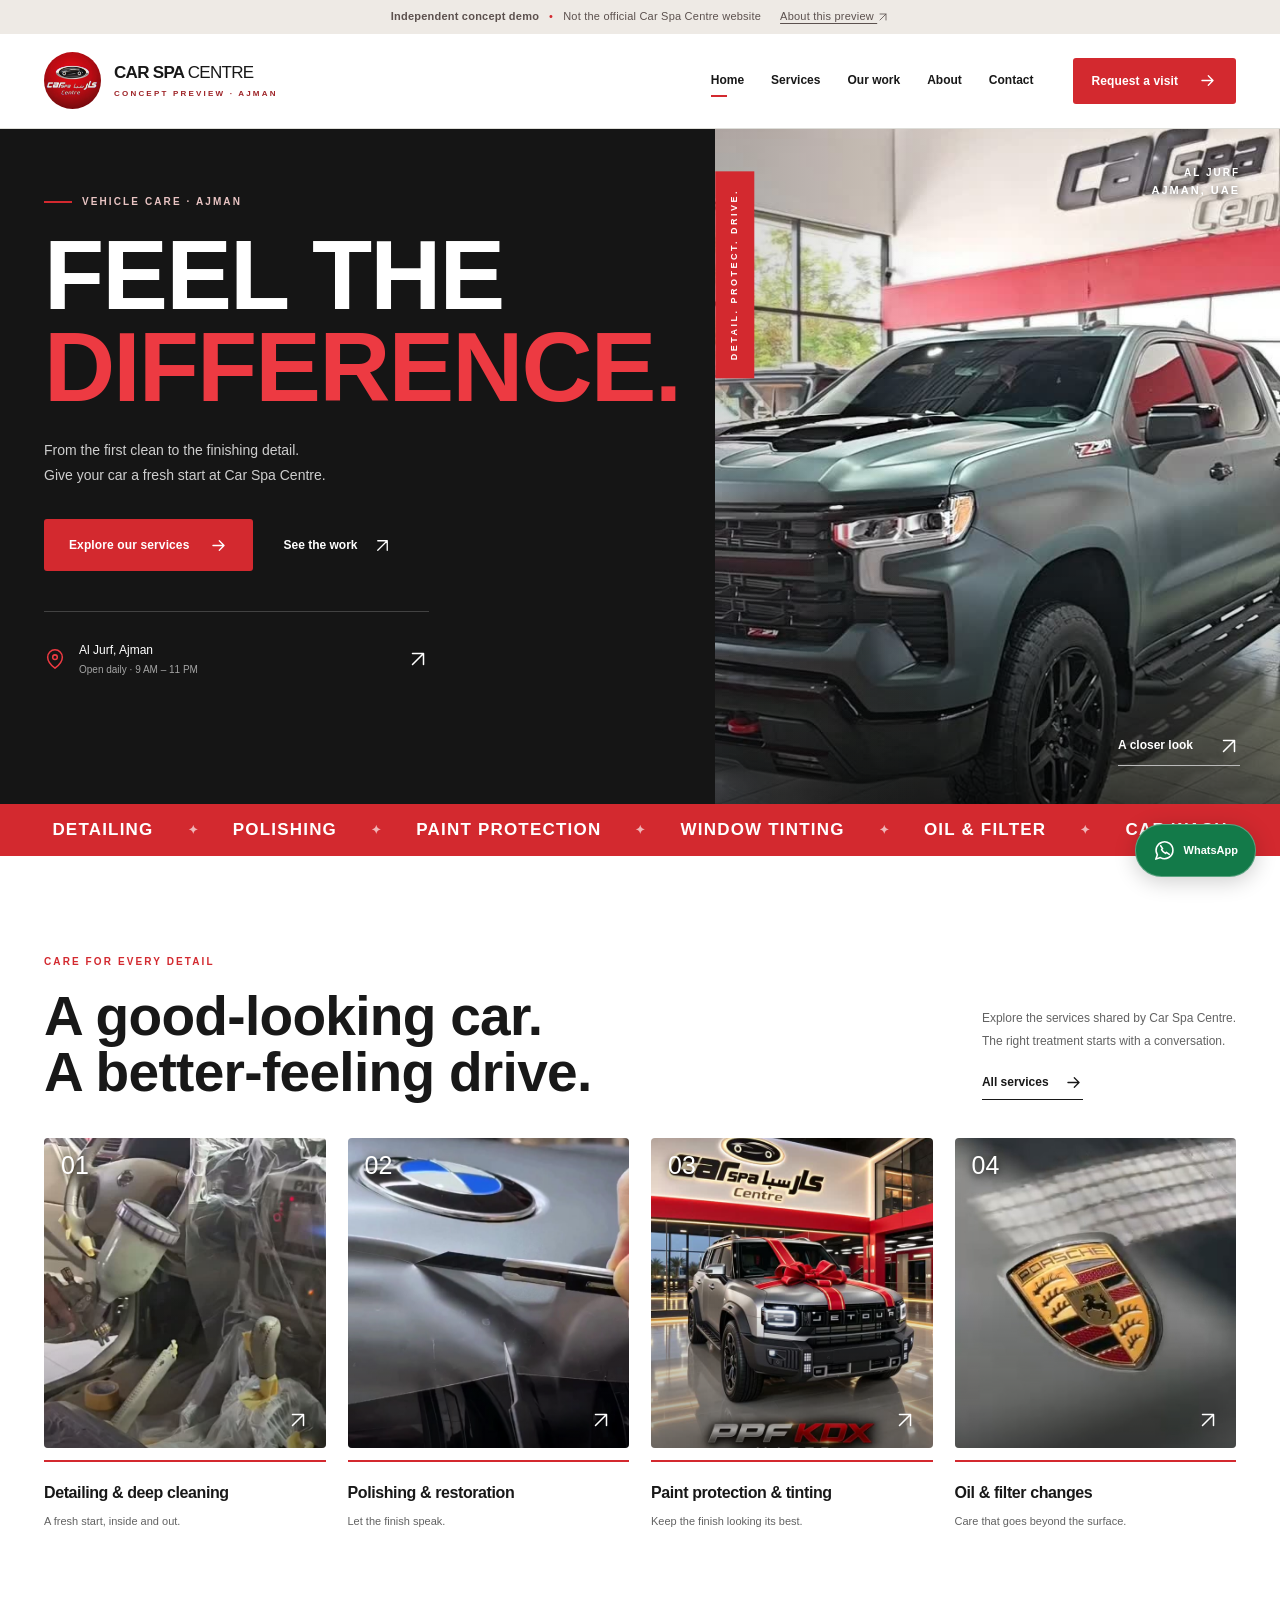
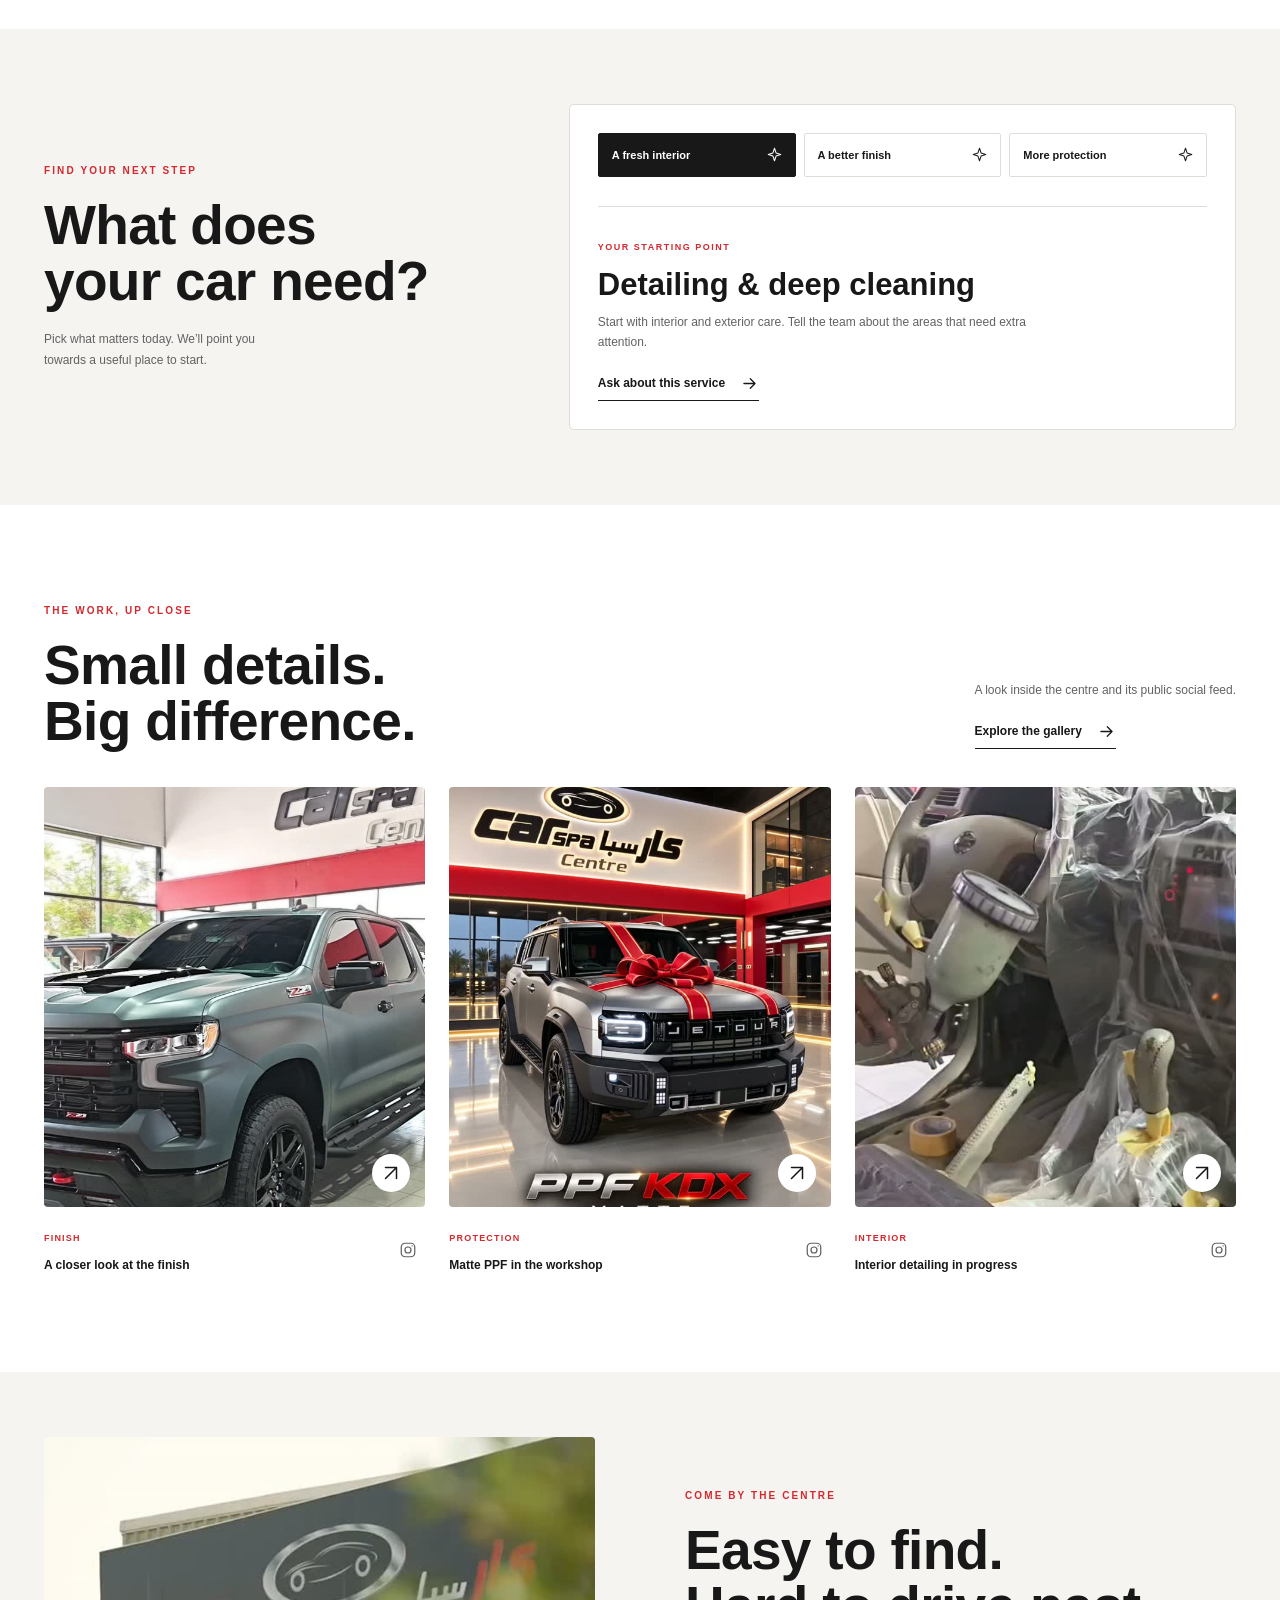
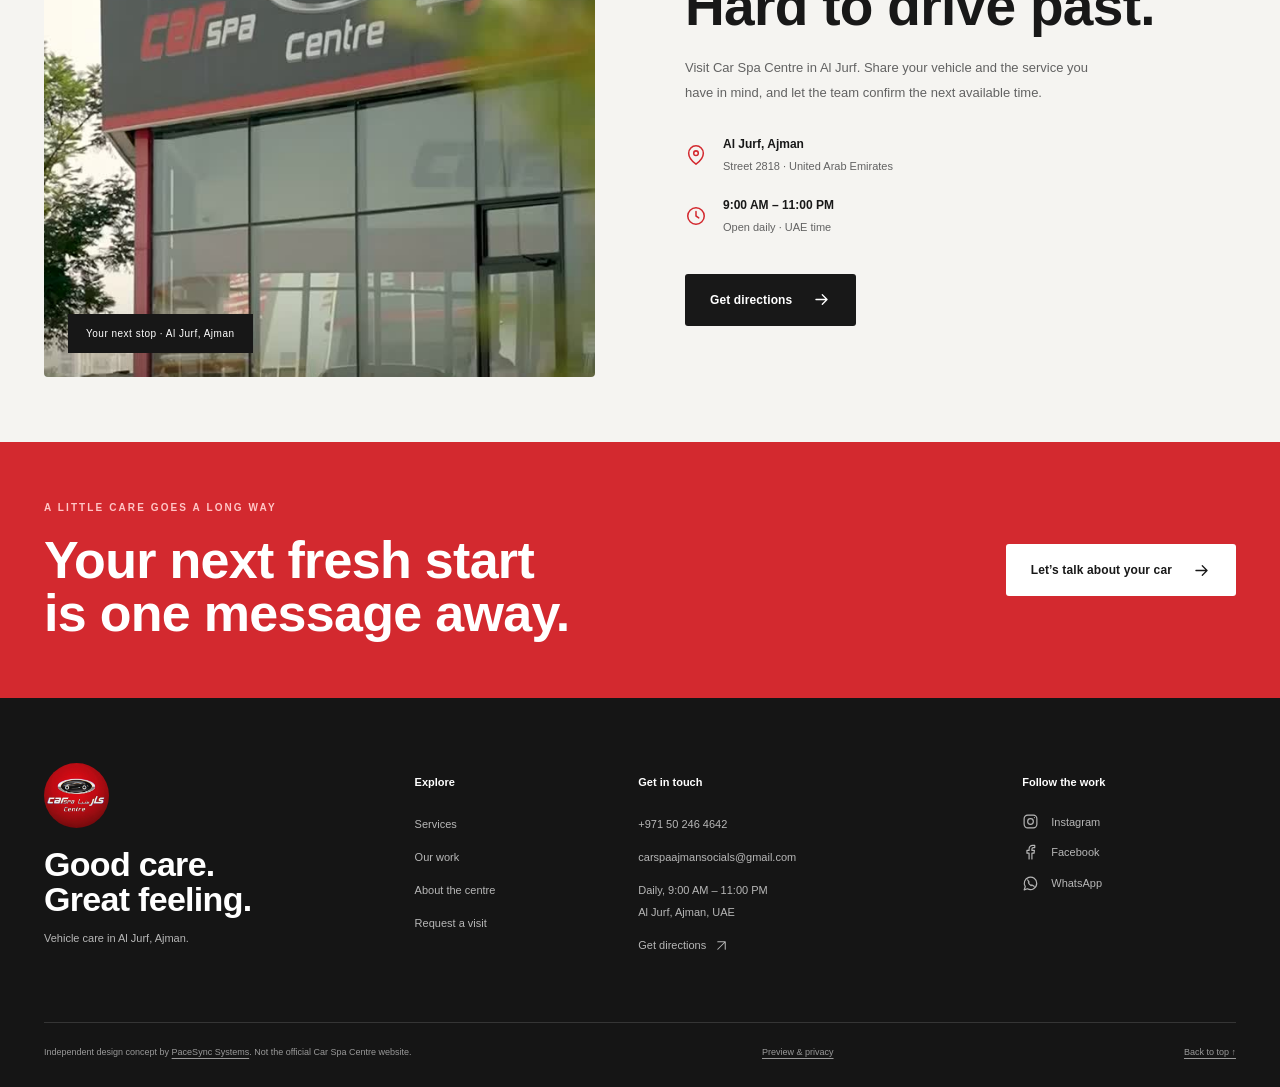
<file: index.html>
<!doctype html><html lang="en"><head><meta charset="utf-8"><meta http-equiv="Content-Security-Policy" content="default-src &#x27;self&#x27;; script-src &#x27;self&#x27;; style-src &#x27;self&#x27; https://fonts.googleapis.com; font-src &#x27;self&#x27; https://fonts.gstatic.com; img-src &#x27;self&#x27; data:; frame-src https://www.google.com; connect-src &#x27;none&#x27;; form-action &#x27;none&#x27;; object-src &#x27;none&#x27;; base-uri &#x27;self&#x27;; upgrade-insecure-requests"><meta name="viewport" content="width=device-width,initial-scale=1"><title>Car Spa Centre Ajman | Independent Website Concept</title><meta name="description" content="Independent concept preview for Car Spa Centre in Al Jurf, Ajman. Explore vehicle detailing, polishing, PPF, tinting and visit enquiries."><meta name="robots" content="noindex,nofollow,noarchive"><meta name="theme-color" content="#151515"><meta name="referrer" content="strict-origin-when-cross-origin"><meta property="og:title" content="Car Spa Centre | Website Concept"><meta property="og:description" content="A temporary, independent website concept for Car Spa Centre in Ajman."><link rel="icon" type="image/jpeg" href="./assets/logo.jpg"><link rel="preconnect" href="https://fonts.googleapis.com"><link rel="preconnect" href="https://fonts.gstatic.com" crossorigin><link href="https://fonts.googleapis.com/css2?family=Barlow+Condensed:wght@500;600;700;800&family=Manrope:wght@400;500;600;700;800&display=swap" rel="stylesheet"><link href="./assets/style.css" rel="stylesheet"><script src="./assets/app.js" defer></script><meta name="google-site-verification" content="stbOGoqlHW5tRcMzGf83kfBRVeQNwhSGDltOqaf98zI" /></head><body id="top"><a class="skip" href="#main">Skip to content</a>
    <div class="preview-ribbon"><strong>Independent concept demo</strong><span>•</span> Not the official Car Spa Centre website <a href="./privacy.html">About this preview <svg class="icon " viewBox="0 0 24 24" fill="none" stroke="currentColor" stroke-width="1.65" stroke-linecap="round" stroke-linejoin="round" aria-hidden="true"><path d="M6 18 18 6M6 6h12v12"/></svg></a></div>
    <header class="site-header"><div class="wrap nav-wrap">
      <a class="brand" href="./index.html" aria-label="Car Spa Centre concept home"><img src="./assets/logo.jpg" width="60" height="60" alt="Car Spa Centre logo"><span>CAR SPA <strong>CENTRE</strong><small>CONCEPT PREVIEW · AJMAN</small></span></a>
      <button class="menu-toggle" aria-label="Open navigation" aria-controls="main-nav" aria-expanded="false"><svg class="icon " viewBox="0 0 24 24" fill="none" stroke="currentColor" stroke-width="1.65" stroke-linecap="round" stroke-linejoin="round" aria-hidden="true"><path d="M4 7h16M4 12h16M4 17h16"/></svg></button>
      <nav id="main-nav" aria-label="Main navigation"><a class="nav-link active" href="./index.html">Home</a><a class="nav-link" href="./services.html">Services</a><a class="nav-link" href="./gallery.html">Our work</a><a class="nav-link" href="./about.html">About</a><a class="nav-link" href="./contact.html">Contact</a><a class="btn btn-red" href="./booking.html">Request a visit<svg class="icon " viewBox="0 0 24 24" fill="none" stroke="currentColor" stroke-width="1.65" stroke-linecap="round" stroke-linejoin="round" aria-hidden="true"><path d="M5 12h14M13 6l6 6-6 6"/></svg></a></nav>
    </div></header><main id="main">
<section class="hero"><div class="wrap hero-layout"><div class="hero-copy"><p class="eyebrow"><span class="red-line"></span> VEHICLE CARE · AJMAN</p><h1>FEEL THE<br><em>DIFFERENCE.</em></h1><p class="hero-description">From the first clean to the finishing detail.<br>Give your car a fresh start at Car Spa Centre.</p><div class="hero-actions"><a class="btn btn-red" href="./services.html">Explore our services<svg class="icon " viewBox="0 0 24 24" fill="none" stroke="currentColor" stroke-width="1.65" stroke-linecap="round" stroke-linejoin="round" aria-hidden="true"><path d="M5 12h14M13 6l6 6-6 6"/></svg></a><a class="text-link" href="./gallery.html">See the work <svg class="icon " viewBox="0 0 24 24" fill="none" stroke="currentColor" stroke-width="1.65" stroke-linecap="round" stroke-linejoin="round" aria-hidden="true"><path d="M6 18 18 6M6 6h12v12"/></svg></a></div><div class="hero-location"><svg class="icon " viewBox="0 0 24 24" fill="none" stroke="currentColor" stroke-width="1.65" stroke-linecap="round" stroke-linejoin="round" aria-hidden="true"><path d="M20 10c0 6-8 12-8 12S4 16 4 10a8 8 0 1 1 16 0Z"/><circle cx="12" cy="10" r="2.5"/></svg><div>Al Jurf, Ajman<span>Open daily · 9 AM – 11 PM</span></div><a href="https://maps.app.goo.gl/d8m8VU2Wt5PqxQD37" target="_blank" rel="noopener noreferrer" aria-label="Directions to Car Spa Centre"><svg class="icon " viewBox="0 0 24 24" fill="none" stroke="currentColor" stroke-width="1.65" stroke-linecap="round" stroke-linejoin="round" aria-hidden="true"><path d="M6 18 18 6M6 6h12v12"/></svg></a></div></div><div class="hero-image"><img src="./assets/social-13.jpg" alt="Vehicle inside Car Spa Centre’s red and white Ajman workshop" fetchpriority="high"><div class="image-side-note">DETAIL. PROTECT. DRIVE.</div><span class="image-corner">AL JURF<br><strong>AJMAN, UAE</strong></span><a class="hero-image-link" href="./gallery.html">A closer look <svg class="icon " viewBox="0 0 24 24" fill="none" stroke="currentColor" stroke-width="1.65" stroke-linecap="round" stroke-linejoin="round" aria-hidden="true"><path d="M6 18 18 6M6 6h12v12"/></svg></a></div></div></section>
<div class="service-marquee" aria-hidden="true"><div>DETAILING <span>✦</span> POLISHING <span>✦</span> PAINT PROTECTION <span>✦</span> WINDOW TINTING <span>✦</span> OIL & FILTER <span>✦</span> CAR WASH</div></div>
<section class="section wrap"><div class="section-heading"><div><p class="eyebrow">CARE FOR EVERY DETAIL</p><h2>A good-looking car.<br>A better-feeling drive.</h2></div><div><p>Explore the services shared by Car Spa Centre.<br>The right treatment starts with a conversation.</p><a class="text-link dark" href="./services.html">All services <svg class="icon " viewBox="0 0 24 24" fill="none" stroke="currentColor" stroke-width="1.65" stroke-linecap="round" stroke-linejoin="round" aria-hidden="true"><path d="M5 12h14M13 6l6 6-6 6"/></svg></a></div></div><div class="services-grid"><a class="service-card" href="./services.html#detailing"><div class="service-photo"><img src="./assets/social-07.jpg" loading="lazy" alt="Detailing &amp; deep cleaning — image from Car Spa Centre’s social feed"><span>01</span><svg class="icon " viewBox="0 0 24 24" fill="none" stroke="currentColor" stroke-width="1.65" stroke-linecap="round" stroke-linejoin="round" aria-hidden="true"><path d="M6 18 18 6M6 6h12v12"/></svg></div><div class="service-info"><h3>Detailing & deep cleaning</h3><p>A fresh start, inside and out.</p></div></a><a class="service-card" href="./services.html#polishing"><div class="service-photo"><img src="./assets/social-23.jpg" loading="lazy" alt="Polishing &amp; restoration — image from Car Spa Centre’s social feed"><span>02</span><svg class="icon " viewBox="0 0 24 24" fill="none" stroke="currentColor" stroke-width="1.65" stroke-linecap="round" stroke-linejoin="round" aria-hidden="true"><path d="M6 18 18 6M6 6h12v12"/></svg></div><div class="service-info"><h3>Polishing & restoration</h3><p>Let the finish speak.</p></div></a><a class="service-card" href="./services.html#protection"><div class="service-photo"><img src="./assets/social-05.jpg" loading="lazy" alt="Paint protection &amp; tinting — image from Car Spa Centre’s social feed"><span>03</span><svg class="icon " viewBox="0 0 24 24" fill="none" stroke="currentColor" stroke-width="1.65" stroke-linecap="round" stroke-linejoin="round" aria-hidden="true"><path d="M6 18 18 6M6 6h12v12"/></svg></div><div class="service-info"><h3>Paint protection & tinting</h3><p>Keep the finish looking its best.</p></div></a><a class="service-card" href="./services.html#oil"><div class="service-photo"><img src="./assets/social-20.jpg" loading="lazy" alt="Oil &amp; filter changes — image from Car Spa Centre’s social feed"><span>04</span><svg class="icon " viewBox="0 0 24 24" fill="none" stroke="currentColor" stroke-width="1.65" stroke-linecap="round" stroke-linejoin="round" aria-hidden="true"><path d="M6 18 18 6M6 6h12v12"/></svg></div><div class="service-info"><h3>Oil & filter changes</h3><p>Care that goes beyond the surface.</p></div></a></div></section>
<section class="care-finder"><div class="wrap finder-layout"><div><p class="eyebrow">FIND YOUR NEXT STEP</p><h2>What does<br>your car need?</h2><p>Pick what matters today. We’ll point you<br>towards a useful place to start.</p></div><div class="finder-panel"><div class="finder-options" role="group" aria-label="Choose a car-care goal"><button class="finder-option selected" data-goal="fresh" aria-pressed="true">A fresh interior <svg class="icon " viewBox="0 0 24 24" fill="none" stroke="currentColor" stroke-width="1.65" stroke-linecap="round" stroke-linejoin="round" aria-hidden="true"><path d="m12 2 2.5 7.5L22 12l-7.5 2.5L12 22l-2.5-7.5L2 12l7.5-2.5Z"/></svg></button><button class="finder-option" data-goal="shine" aria-pressed="false">A better finish <svg class="icon " viewBox="0 0 24 24" fill="none" stroke="currentColor" stroke-width="1.65" stroke-linecap="round" stroke-linejoin="round" aria-hidden="true"><path d="m12 2 2.5 7.5L22 12l-7.5 2.5L12 22l-2.5-7.5L2 12l7.5-2.5Z"/></svg></button><button class="finder-option" data-goal="protect" aria-pressed="false">More protection <svg class="icon " viewBox="0 0 24 24" fill="none" stroke="currentColor" stroke-width="1.65" stroke-linecap="round" stroke-linejoin="round" aria-hidden="true"><path d="m12 2 2.5 7.5L22 12l-7.5 2.5L12 22l-2.5-7.5L2 12l7.5-2.5Z"/></svg></button></div><div class="finder-result" aria-live="polite"><span class="tiny-label">YOUR STARTING POINT</span><h3 id="finder-title">Detailing & deep cleaning</h3><p id="finder-description">Start with interior and exterior care. Tell the team about the areas that need extra attention.</p><a class="text-link dark" id="finder-link" href="./booking.html?service=Detailing%20%26%20deep%20cleaning">Ask about this service <svg class="icon " viewBox="0 0 24 24" fill="none" stroke="currentColor" stroke-width="1.65" stroke-linecap="round" stroke-linejoin="round" aria-hidden="true"><path d="M5 12h14M13 6l6 6-6 6"/></svg></a></div></div></div></section>
<section class="section wrap"><div class="section-heading"><div><p class="eyebrow">THE WORK, UP CLOSE</p><h2>Small details.<br>Big difference.</h2></div><div><p>A look inside the centre and its public social feed.</p><a class="text-link dark" href="./gallery.html">Explore the gallery <svg class="icon " viewBox="0 0 24 24" fill="none" stroke="currentColor" stroke-width="1.65" stroke-linecap="round" stroke-linejoin="round" aria-hidden="true"><path d="M5 12h14M13 6l6 6-6 6"/></svg></a></div></div><div class="gallery-grid home-gallery"><article class="gallery-card" data-category="Finish"><button class="gallery-open" data-image="./assets/social-13.jpg" data-title="A closer look at the finish" data-source="https://www.instagram.com/carspacentre_/reel/Dc8Xn3mImD9/" aria-label="Enlarge: A closer look at the finish"><img src="./assets/social-13.jpg" loading="lazy" alt="A closer look at the finish — from Car Spa Centre’s Instagram"><span class="gallery-zoom"><svg class="icon " viewBox="0 0 24 24" fill="none" stroke="currentColor" stroke-width="1.65" stroke-linecap="round" stroke-linejoin="round" aria-hidden="true"><path d="M6 18 18 6M6 6h12v12"/></svg></span></button><div class="gallery-caption"><div><span>Finish</span><h3>A closer look at the finish</h3></div><a class="source-link" href="https://www.instagram.com/carspacentre_/reel/Dc8Xn3mImD9/" target="_blank" rel="noopener noreferrer"><svg class="icon " viewBox="0 0 24 24" fill="none" stroke="currentColor" stroke-width="1.65" stroke-linecap="round" stroke-linejoin="round" aria-hidden="true"><rect x="3" y="3" width="18" height="18" rx="5"/><circle cx="12" cy="12" r="4"/><path d="M17.5 6.5h.01"/></svg><span class="sr-only">View original Instagram post</span></a></div></article><article class="gallery-card" data-category="Protection"><button class="gallery-open" data-image="./assets/social-05.jpg" data-title="Matte PPF in the workshop" data-source="https://www.instagram.com/carspacentre_/reel/DeY8e_DIlvL/" aria-label="Enlarge: Matte PPF in the workshop"><img src="./assets/social-05.jpg" loading="lazy" alt="Matte PPF in the workshop — from Car Spa Centre’s Instagram"><span class="gallery-zoom"><svg class="icon " viewBox="0 0 24 24" fill="none" stroke="currentColor" stroke-width="1.65" stroke-linecap="round" stroke-linejoin="round" aria-hidden="true"><path d="M6 18 18 6M6 6h12v12"/></svg></span></button><div class="gallery-caption"><div><span>Protection</span><h3>Matte PPF in the workshop</h3></div><a class="source-link" href="https://www.instagram.com/carspacentre_/reel/DeY8e_DIlvL/" target="_blank" rel="noopener noreferrer"><svg class="icon " viewBox="0 0 24 24" fill="none" stroke="currentColor" stroke-width="1.65" stroke-linecap="round" stroke-linejoin="round" aria-hidden="true"><rect x="3" y="3" width="18" height="18" rx="5"/><circle cx="12" cy="12" r="4"/><path d="M17.5 6.5h.01"/></svg><span class="sr-only">View original Instagram post</span></a></div></article><article class="gallery-card" data-category="Interior"><button class="gallery-open" data-image="./assets/social-07.jpg" data-title="Interior detailing in progress" data-source="https://www.instagram.com/carspacentre_/reel/DeUUtgVI1Ao/" aria-label="Enlarge: Interior detailing in progress"><img src="./assets/social-07.jpg" loading="lazy" alt="Interior detailing in progress — from Car Spa Centre’s Instagram"><span class="gallery-zoom"><svg class="icon " viewBox="0 0 24 24" fill="none" stroke="currentColor" stroke-width="1.65" stroke-linecap="round" stroke-linejoin="round" aria-hidden="true"><path d="M6 18 18 6M6 6h12v12"/></svg></span></button><div class="gallery-caption"><div><span>Interior</span><h3>Interior detailing in progress</h3></div><a class="source-link" href="https://www.instagram.com/carspacentre_/reel/DeUUtgVI1Ao/" target="_blank" rel="noopener noreferrer"><svg class="icon " viewBox="0 0 24 24" fill="none" stroke="currentColor" stroke-width="1.65" stroke-linecap="round" stroke-linejoin="round" aria-hidden="true"><rect x="3" y="3" width="18" height="18" rx="5"/><circle cx="12" cy="12" r="4"/><path d="M17.5 6.5h.01"/></svg><span class="sr-only">View original Instagram post</span></a></div></article></div></section>
<section class="visit-section"><div class="wrap visit-layout"><div class="visit-photo"><img src="./assets/social-08.jpg" loading="lazy" alt="Car Spa Centre storefront and red signage in Al Jurf, Ajman"><span class="photo-note">Your next stop · Al Jurf, Ajman</span></div><div class="visit-copy"><p class="eyebrow">COME BY THE CENTRE</p><h2>Easy to find.<br>Hard to drive past.</h2><p>Visit Car Spa Centre in Al Jurf. Share your vehicle and the service you have in mind, and let the team confirm the next available time.</p><div class="detail-row"><svg class="icon " viewBox="0 0 24 24" fill="none" stroke="currentColor" stroke-width="1.65" stroke-linecap="round" stroke-linejoin="round" aria-hidden="true"><path d="M20 10c0 6-8 12-8 12S4 16 4 10a8 8 0 1 1 16 0Z"/><circle cx="12" cy="10" r="2.5"/></svg><div><strong>Al Jurf, Ajman</strong><span>Street 2818 · United Arab Emirates</span></div></div><div class="detail-row"><svg class="icon " viewBox="0 0 24 24" fill="none" stroke="currentColor" stroke-width="1.65" stroke-linecap="round" stroke-linejoin="round" aria-hidden="true"><circle cx="12" cy="12" r="9"/><path d="M12 7v5l3 2"/></svg><div><strong>9:00 AM – 11:00 PM</strong><span>Open daily · UAE time</span></div></div><a class="btn btn-dark" href="https://maps.app.goo.gl/d8m8VU2Wt5PqxQD37">Get directions<svg class="icon " viewBox="0 0 24 24" fill="none" stroke="currentColor" stroke-width="1.65" stroke-linecap="round" stroke-linejoin="round" aria-hidden="true"><path d="M5 12h14M13 6l6 6-6 6"/></svg></a></div></div></section>
<section class="cta-band"><div class="wrap cta-inner"><div><p class="eyebrow light">A LITTLE CARE GOES A LONG WAY</p><h2>Your next fresh start<br>is one message away.</h2></div><a class="btn btn-white" href="./booking.html">Let’s talk about your car<svg class="icon " viewBox="0 0 24 24" fill="none" stroke="currentColor" stroke-width="1.65" stroke-linecap="round" stroke-linejoin="round" aria-hidden="true"><path d="M5 12h14M13 6l6 6-6 6"/></svg></a></div></section><dialog class="lightbox" aria-label="Gallery image"><button class="lightbox-close" aria-label="Close image"><svg class="icon " viewBox="0 0 24 24" fill="none" stroke="currentColor" stroke-width="1.65" stroke-linecap="round" stroke-linejoin="round" aria-hidden="true"><path d="m6 6 12 12M18 6 6 18"/></svg></button><img alt=""><div><p class="lightbox-title"></p><a class="lightbox-source" href="https://www.instagram.com/carspacentre_/" target="_blank" rel="noopener noreferrer">View original post <svg class="icon " viewBox="0 0 24 24" fill="none" stroke="currentColor" stroke-width="1.65" stroke-linecap="round" stroke-linejoin="round" aria-hidden="true"><path d="M6 18 18 6M6 6h12v12"/></svg></a></div></dialog></main><footer class="site-footer"><div class="wrap footer-top">
      <div class="footer-brand"><img src="./assets/logo.jpg" width="78" height="78" alt="Car Spa Centre logo"><h2>Good care.<br>Great feeling.</h2><p>Vehicle care in Al Jurf, Ajman.</p></div>
      <div><h3>Explore</h3><a href="./services.html">Services</a><a href="./gallery.html">Our work</a><a href="./about.html">About the centre</a><a href="./booking.html">Request a visit</a></div>
      <div><h3>Get in touch</h3><a href="tel:+971502464642">+971 50 246 4642</a><a href="mailto:carspaajmansocials@gmail.com">carspaajmansocials@gmail.com</a><p>Daily, 9:00 AM – 11:00 PM<br>Al Jurf, Ajman, UAE</p><a href="https://maps.app.goo.gl/d8m8VU2Wt5PqxQD37" target="_blank" rel="noopener noreferrer">Get directions <svg class="icon " viewBox="0 0 24 24" fill="none" stroke="currentColor" stroke-width="1.65" stroke-linecap="round" stroke-linejoin="round" aria-hidden="true"><path d="M6 18 18 6M6 6h12v12"/></svg></a></div>
      <div><h3>Follow the work</h3><div class="social-links"><a class="" href="https://www.instagram.com/carspacentre_/" target="_blank" rel="noopener noreferrer"><svg class="icon " viewBox="0 0 24 24" fill="none" stroke="currentColor" stroke-width="1.65" stroke-linecap="round" stroke-linejoin="round" aria-hidden="true"><rect x="3" y="3" width="18" height="18" rx="5"/><circle cx="12" cy="12" r="4"/><path d="M17.5 6.5h.01"/></svg><span>Instagram</span></a><a class="" href="https://www.facebook.com/profile.php?id=61586666601255" target="_blank" rel="noopener noreferrer"><svg class="icon " viewBox="0 0 24 24" fill="none" stroke="currentColor" stroke-width="1.65" stroke-linecap="round" stroke-linejoin="round" aria-hidden="true"><path d="M14 21v-8h3l.5-4H14V7c0-1.5.5-2 2-2h2V2h-3c-3 0-5 2-5 5v2H7v4h3v8"/></svg><span>Facebook</span></a><a class="" href="https://wa.me/971522851669" target="_blank" rel="noopener noreferrer"><svg class="icon " viewBox="0 0 24 24" fill="none" stroke="currentColor" stroke-width="1.65" stroke-linecap="round" stroke-linejoin="round" aria-hidden="true"><path d="M20.8 11.7a8.8 8.8 0 0 1-13.1 7.7L3 21l1.6-4.5a8.8 8.8 0 1 1 16.2-4.8Z"/><path d="m8 7 2 3-1 1c1 2 2 3 4 4l1-1 3 2"/></svg><span>WhatsApp</span></a></div></div>
    </div><div class="wrap footer-bottom"><p>Independent design concept by <a href="https://pacesyncsystems.com" target="_blank" rel="noopener noreferrer">PaceSync Systems</a>. Not the official Car Spa Centre website.</p><a href="./privacy.html">Preview & privacy</a><a href="#top">Back to top ↑</a></div></footer>
    <a class="floating-wa" href="https://wa.me/971522851669" target="_blank" rel="noopener noreferrer" aria-label="Open Car Spa Centre WhatsApp"><svg class="icon " viewBox="0 0 24 24" fill="none" stroke="currentColor" stroke-width="1.65" stroke-linecap="round" stroke-linejoin="round" aria-hidden="true"><path d="M20.8 11.7a8.8 8.8 0 0 1-13.1 7.7L3 21l1.6-4.5a8.8 8.8 0 1 1 16.2-4.8Z"/><path d="m8 7 2 3-1 1c1 2 2 3 4 4l1-1 3 2"/></svg><span>WhatsApp</span></a></body></html>
</file>
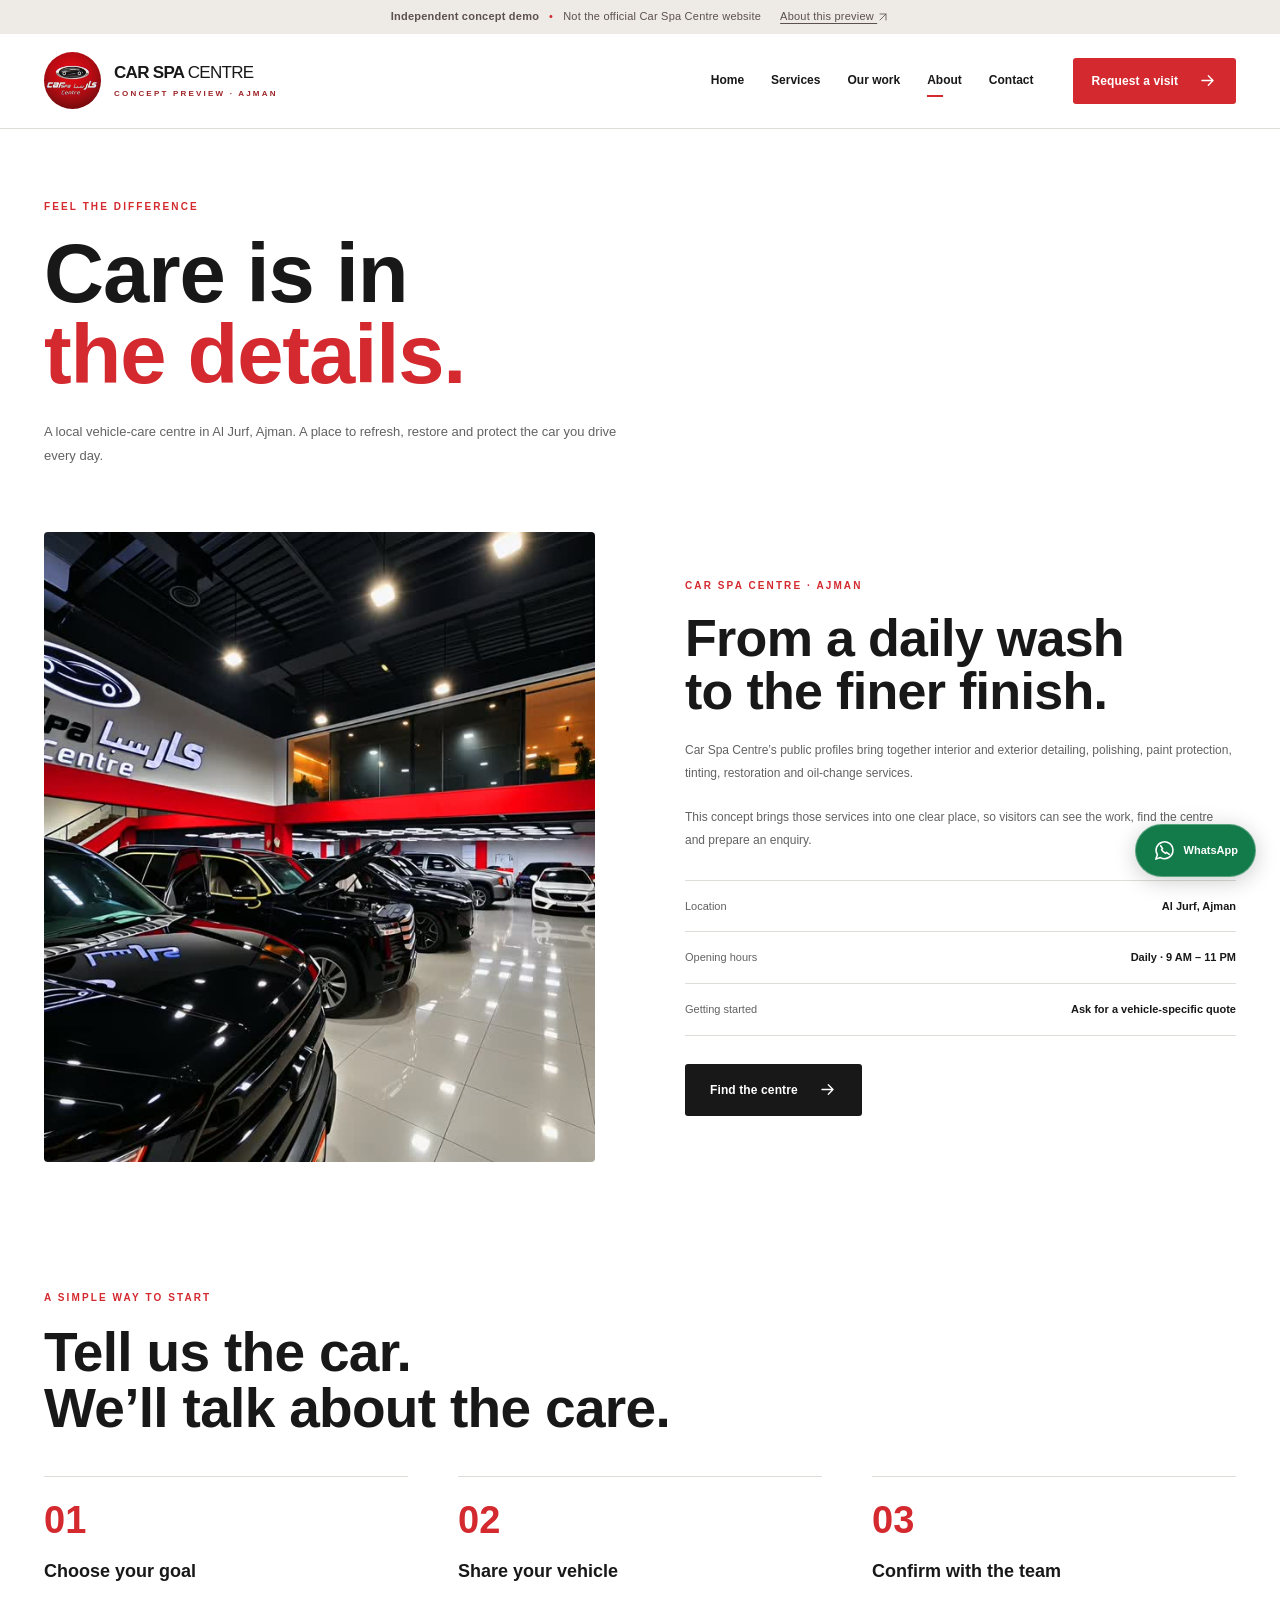
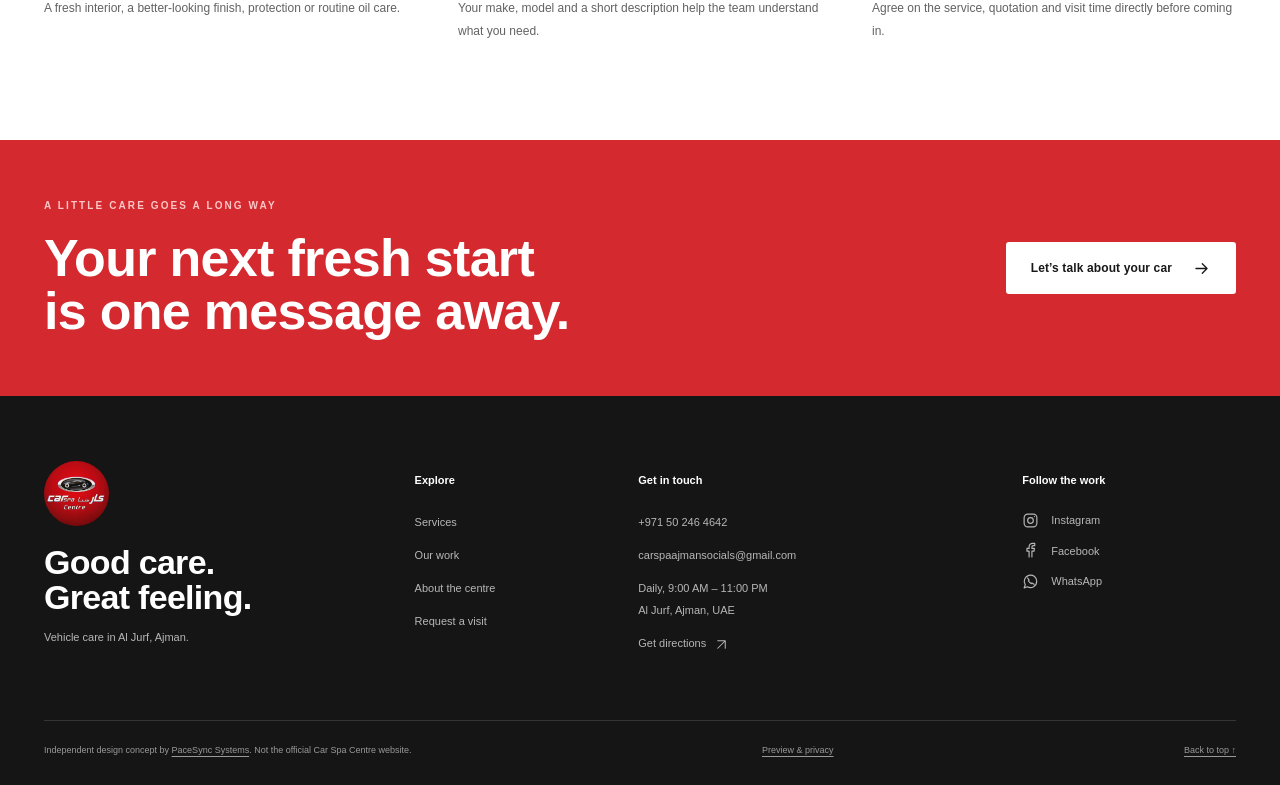
<file: about.html>
<!doctype html><html lang="en"><head><meta charset="utf-8"><meta http-equiv="Content-Security-Policy" content="default-src &#x27;self&#x27;; script-src &#x27;self&#x27;; style-src &#x27;self&#x27; https://fonts.googleapis.com; font-src &#x27;self&#x27; https://fonts.gstatic.com; img-src &#x27;self&#x27; data:; frame-src https://www.google.com; connect-src &#x27;none&#x27;; form-action &#x27;none&#x27;; object-src &#x27;none&#x27;; base-uri &#x27;self&#x27;; upgrade-insecure-requests"><meta name="viewport" content="width=device-width,initial-scale=1"><title>About | Car Spa Centre Concept</title><meta name="description" content="Independent concept preview for Car Spa Centre in Al Jurf, Ajman. Explore vehicle detailing, polishing, PPF, tinting and visit enquiries."><meta name="robots" content="noindex,nofollow,noarchive"><meta name="theme-color" content="#151515"><meta name="referrer" content="strict-origin-when-cross-origin"><meta property="og:title" content="Car Spa Centre | Website Concept"><meta property="og:description" content="A temporary, independent website concept for Car Spa Centre in Ajman."><link rel="icon" type="image/jpeg" href="./assets/logo.jpg"><link rel="preconnect" href="https://fonts.googleapis.com"><link rel="preconnect" href="https://fonts.gstatic.com" crossorigin><link href="https://fonts.googleapis.com/css2?family=Barlow+Condensed:wght@500;600;700;800&family=Manrope:wght@400;500;600;700;800&display=swap" rel="stylesheet"><link href="./assets/style.css" rel="stylesheet"><script src="./assets/app.js" defer></script></head><body id="top"><a class="skip" href="#main">Skip to content</a>
    <div class="preview-ribbon"><strong>Independent concept demo</strong><span>•</span> Not the official Car Spa Centre website <a href="./privacy.html">About this preview <svg class="icon " viewBox="0 0 24 24" fill="none" stroke="currentColor" stroke-width="1.65" stroke-linecap="round" stroke-linejoin="round" aria-hidden="true"><path d="M6 18 18 6M6 6h12v12"/></svg></a></div>
    <header class="site-header"><div class="wrap nav-wrap">
      <a class="brand" href="./index.html" aria-label="Car Spa Centre concept home"><img src="./assets/logo.jpg" width="60" height="60" alt="Car Spa Centre logo"><span>CAR SPA <strong>CENTRE</strong><small>CONCEPT PREVIEW · AJMAN</small></span></a>
      <button class="menu-toggle" aria-label="Open navigation" aria-controls="main-nav" aria-expanded="false"><svg class="icon " viewBox="0 0 24 24" fill="none" stroke="currentColor" stroke-width="1.65" stroke-linecap="round" stroke-linejoin="round" aria-hidden="true"><path d="M4 7h16M4 12h16M4 17h16"/></svg></button>
      <nav id="main-nav" aria-label="Main navigation"><a class="nav-link" href="./index.html">Home</a><a class="nav-link" href="./services.html">Services</a><a class="nav-link" href="./gallery.html">Our work</a><a class="nav-link active" href="./about.html">About</a><a class="nav-link" href="./contact.html">Contact</a><a class="btn btn-red" href="./booking.html">Request a visit<svg class="icon " viewBox="0 0 24 24" fill="none" stroke="currentColor" stroke-width="1.65" stroke-linecap="round" stroke-linejoin="round" aria-hidden="true"><path d="M5 12h14M13 6l6 6-6 6"/></svg></a></nav>
    </div></header><main id="main"><section class="page-heading wrap"><div><p class="eyebrow">FEEL THE DIFFERENCE</p><h1>Care is in<br><em>the details.</em></h1><p class="lede">A local vehicle-care centre in Al Jurf, Ajman. A place to refresh, restore and protect the car you drive every day.</p></div></section><section class="wrap about-layout"><div class="about-photo"><img src="./assets/social-10.jpg" alt="Vehicles inside Car Spa Centre’s Ajman workshop" loading="lazy"></div><div class="about-copy"><p class="eyebrow">CAR SPA CENTRE · AJMAN</p><h2>From a daily wash<br>to the finer finish.</h2><p>Car Spa Centre’s public profiles bring together interior and exterior detailing, polishing, paint protection, tinting, restoration and oil-change services.</p><p>This concept brings those services into one clear place, so visitors can see the work, find the centre and prepare an enquiry.</p><div class="about-facts"><div><span>Location</span><strong>Al Jurf, Ajman</strong></div><div><span>Opening hours</span><strong>Daily · 9 AM – 11 PM</strong></div><div><span>Getting started</span><strong>Ask for a vehicle-specific quote</strong></div></div><a class="btn btn-dark" href="./contact.html">Find the centre<svg class="icon " viewBox="0 0 24 24" fill="none" stroke="currentColor" stroke-width="1.65" stroke-linecap="round" stroke-linejoin="round" aria-hidden="true"><path d="M5 12h14M13 6l6 6-6 6"/></svg></a></div></section><section class="section wrap"><p class="eyebrow">A SIMPLE WAY TO START</p><h2>Tell us the car.<br>We’ll talk about the care.</h2><div class="steps-grid"><article><span>01</span><h3>Choose your goal</h3><p>A fresh interior, a better-looking finish, protection or routine oil care.</p></article><article><span>02</span><h3>Share your vehicle</h3><p>Your make, model and a short description help the team understand what you need.</p></article><article><span>03</span><h3>Confirm with the team</h3><p>Agree on the service, quotation and visit time directly before coming in.</p></article></div></section><section class="cta-band"><div class="wrap cta-inner"><div><p class="eyebrow light">A LITTLE CARE GOES A LONG WAY</p><h2>Your next fresh start<br>is one message away.</h2></div><a class="btn btn-white" href="./booking.html">Let’s talk about your car<svg class="icon " viewBox="0 0 24 24" fill="none" stroke="currentColor" stroke-width="1.65" stroke-linecap="round" stroke-linejoin="round" aria-hidden="true"><path d="M5 12h14M13 6l6 6-6 6"/></svg></a></div></section></main><footer class="site-footer"><div class="wrap footer-top">
      <div class="footer-brand"><img src="./assets/logo.jpg" width="78" height="78" alt="Car Spa Centre logo"><h2>Good care.<br>Great feeling.</h2><p>Vehicle care in Al Jurf, Ajman.</p></div>
      <div><h3>Explore</h3><a href="./services.html">Services</a><a href="./gallery.html">Our work</a><a href="./about.html">About the centre</a><a href="./booking.html">Request a visit</a></div>
      <div><h3>Get in touch</h3><a href="tel:+971502464642">+971 50 246 4642</a><a href="mailto:carspaajmansocials@gmail.com">carspaajmansocials@gmail.com</a><p>Daily, 9:00 AM – 11:00 PM<br>Al Jurf, Ajman, UAE</p><a href="https://maps.app.goo.gl/d8m8VU2Wt5PqxQD37" target="_blank" rel="noopener noreferrer">Get directions <svg class="icon " viewBox="0 0 24 24" fill="none" stroke="currentColor" stroke-width="1.65" stroke-linecap="round" stroke-linejoin="round" aria-hidden="true"><path d="M6 18 18 6M6 6h12v12"/></svg></a></div>
      <div><h3>Follow the work</h3><div class="social-links"><a class="" href="https://www.instagram.com/carspacentre_/" target="_blank" rel="noopener noreferrer"><svg class="icon " viewBox="0 0 24 24" fill="none" stroke="currentColor" stroke-width="1.65" stroke-linecap="round" stroke-linejoin="round" aria-hidden="true"><rect x="3" y="3" width="18" height="18" rx="5"/><circle cx="12" cy="12" r="4"/><path d="M17.5 6.5h.01"/></svg><span>Instagram</span></a><a class="" href="https://www.facebook.com/profile.php?id=61586666601255" target="_blank" rel="noopener noreferrer"><svg class="icon " viewBox="0 0 24 24" fill="none" stroke="currentColor" stroke-width="1.65" stroke-linecap="round" stroke-linejoin="round" aria-hidden="true"><path d="M14 21v-8h3l.5-4H14V7c0-1.5.5-2 2-2h2V2h-3c-3 0-5 2-5 5v2H7v4h3v8"/></svg><span>Facebook</span></a><a class="" href="https://wa.me/971522851669" target="_blank" rel="noopener noreferrer"><svg class="icon " viewBox="0 0 24 24" fill="none" stroke="currentColor" stroke-width="1.65" stroke-linecap="round" stroke-linejoin="round" aria-hidden="true"><path d="M20.8 11.7a8.8 8.8 0 0 1-13.1 7.7L3 21l1.6-4.5a8.8 8.8 0 1 1 16.2-4.8Z"/><path d="m8 7 2 3-1 1c1 2 2 3 4 4l1-1 3 2"/></svg><span>WhatsApp</span></a></div></div>
    </div><div class="wrap footer-bottom"><p>Independent design concept by <a href="https://pacesyncsystems.com" target="_blank" rel="noopener noreferrer">PaceSync Systems</a>. Not the official Car Spa Centre website.</p><a href="./privacy.html">Preview & privacy</a><a href="#top">Back to top ↑</a></div></footer>
    <a class="floating-wa" href="https://wa.me/971522851669" target="_blank" rel="noopener noreferrer" aria-label="Open Car Spa Centre WhatsApp"><svg class="icon " viewBox="0 0 24 24" fill="none" stroke="currentColor" stroke-width="1.65" stroke-linecap="round" stroke-linejoin="round" aria-hidden="true"><path d="M20.8 11.7a8.8 8.8 0 0 1-13.1 7.7L3 21l1.6-4.5a8.8 8.8 0 1 1 16.2-4.8Z"/><path d="m8 7 2 3-1 1c1 2 2 3 4 4l1-1 3 2"/></svg><span>WhatsApp</span></a></body></html>
</file>
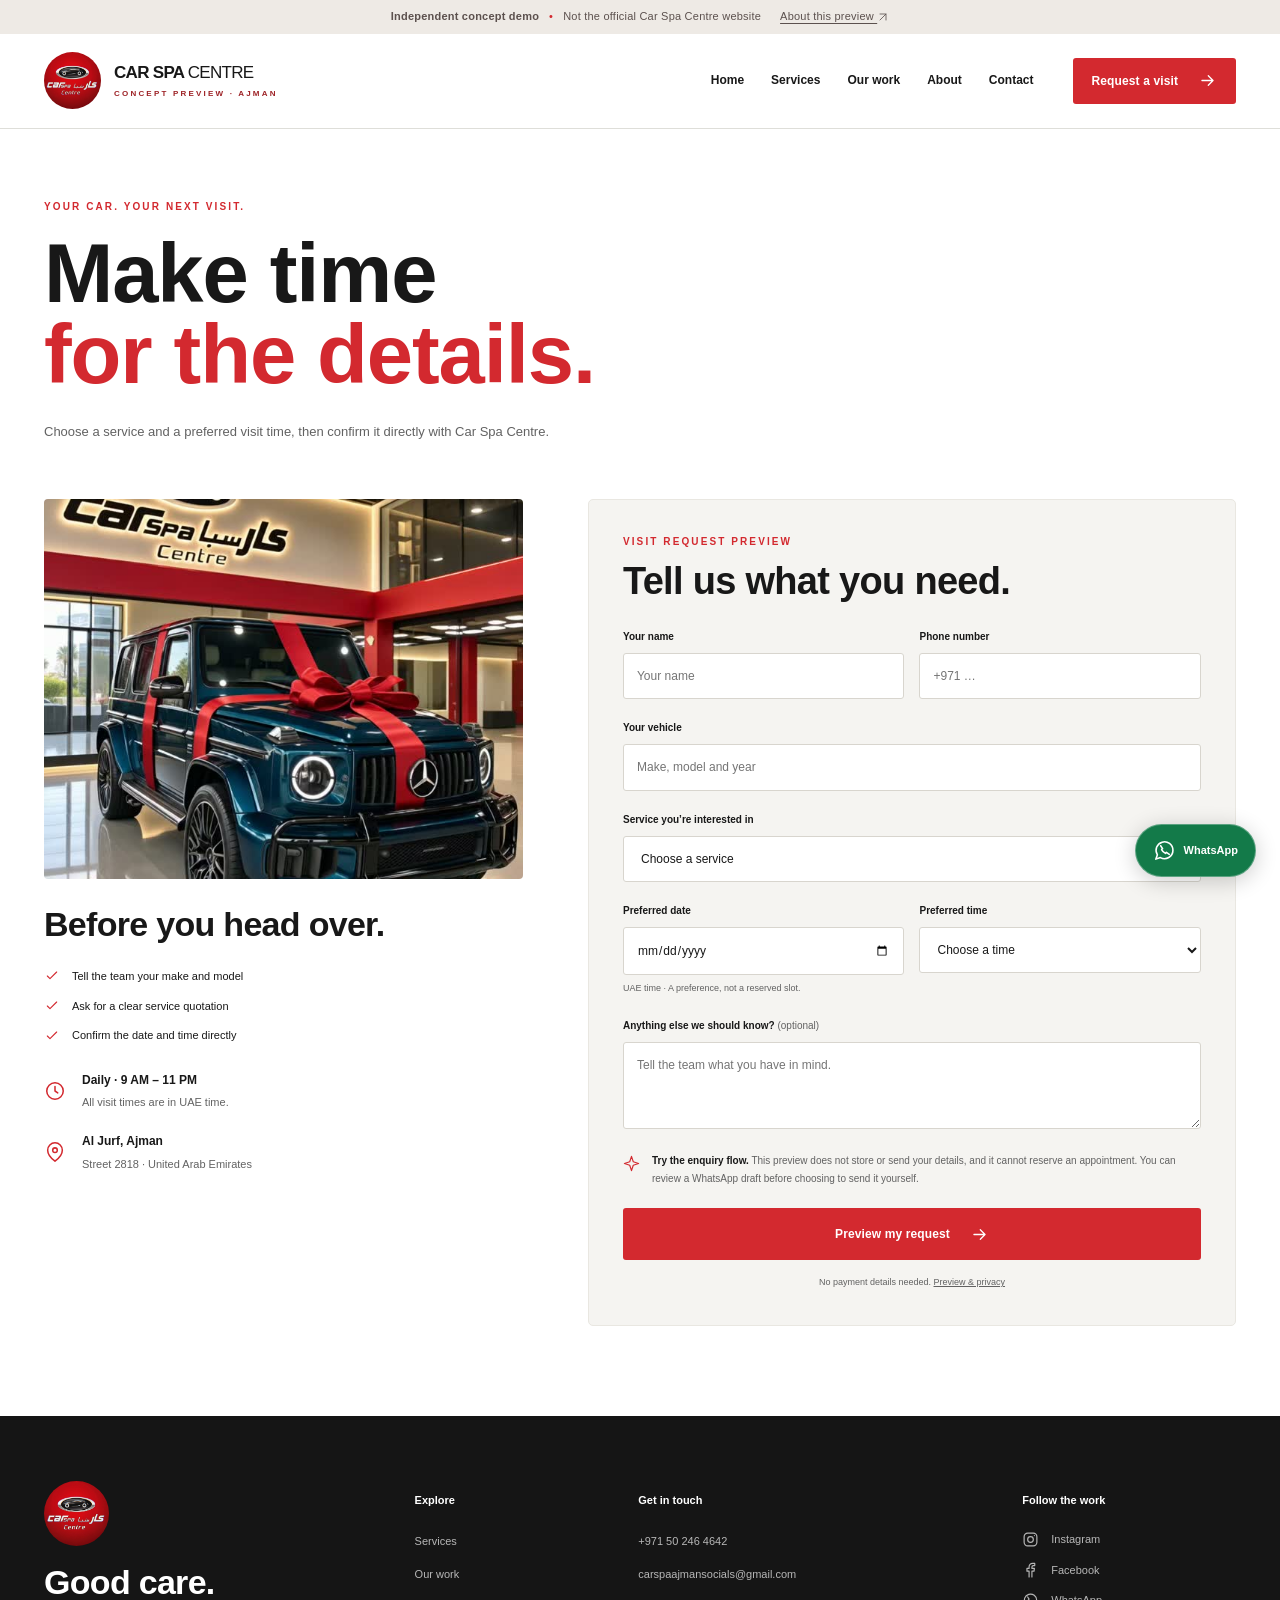
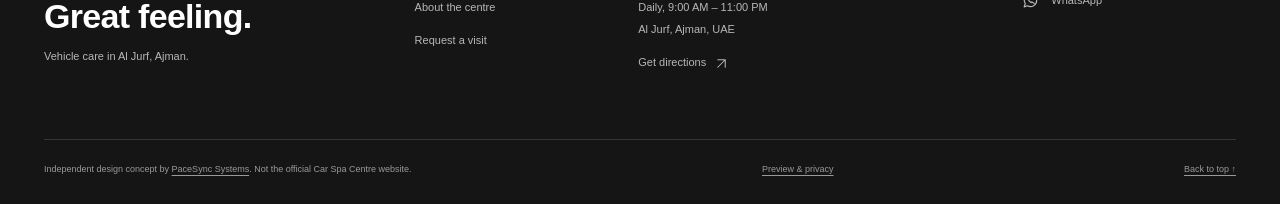
<file: booking.html>
<!doctype html><html lang="en"><head><meta charset="utf-8"><meta http-equiv="Content-Security-Policy" content="default-src &#x27;self&#x27;; script-src &#x27;self&#x27;; style-src &#x27;self&#x27; https://fonts.googleapis.com; font-src &#x27;self&#x27; https://fonts.gstatic.com; img-src &#x27;self&#x27; data:; frame-src https://www.google.com; connect-src &#x27;none&#x27;; form-action &#x27;none&#x27;; object-src &#x27;none&#x27;; base-uri &#x27;self&#x27;; upgrade-insecure-requests"><meta name="viewport" content="width=device-width,initial-scale=1"><title>Request a Visit | Car Spa Centre Concept</title><meta name="description" content="Independent concept preview for Car Spa Centre in Al Jurf, Ajman. Explore vehicle detailing, polishing, PPF, tinting and visit enquiries."><meta name="robots" content="noindex,nofollow,noarchive"><meta name="theme-color" content="#151515"><meta name="referrer" content="strict-origin-when-cross-origin"><meta property="og:title" content="Car Spa Centre | Website Concept"><meta property="og:description" content="A temporary, independent website concept for Car Spa Centre in Ajman."><link rel="icon" type="image/jpeg" href="./assets/logo.jpg"><link rel="preconnect" href="https://fonts.googleapis.com"><link rel="preconnect" href="https://fonts.gstatic.com" crossorigin><link href="https://fonts.googleapis.com/css2?family=Barlow+Condensed:wght@500;600;700;800&family=Manrope:wght@400;500;600;700;800&display=swap" rel="stylesheet"><link href="./assets/style.css" rel="stylesheet"><script src="./assets/app.js" defer></script></head><body id="top"><a class="skip" href="#main">Skip to content</a>
    <div class="preview-ribbon"><strong>Independent concept demo</strong><span>•</span> Not the official Car Spa Centre website <a href="./privacy.html">About this preview <svg class="icon " viewBox="0 0 24 24" fill="none" stroke="currentColor" stroke-width="1.65" stroke-linecap="round" stroke-linejoin="round" aria-hidden="true"><path d="M6 18 18 6M6 6h12v12"/></svg></a></div>
    <header class="site-header"><div class="wrap nav-wrap">
      <a class="brand" href="./index.html" aria-label="Car Spa Centre concept home"><img src="./assets/logo.jpg" width="60" height="60" alt="Car Spa Centre logo"><span>CAR SPA <strong>CENTRE</strong><small>CONCEPT PREVIEW · AJMAN</small></span></a>
      <button class="menu-toggle" aria-label="Open navigation" aria-controls="main-nav" aria-expanded="false"><svg class="icon " viewBox="0 0 24 24" fill="none" stroke="currentColor" stroke-width="1.65" stroke-linecap="round" stroke-linejoin="round" aria-hidden="true"><path d="M4 7h16M4 12h16M4 17h16"/></svg></button>
      <nav id="main-nav" aria-label="Main navigation"><a class="nav-link" href="./index.html">Home</a><a class="nav-link" href="./services.html">Services</a><a class="nav-link" href="./gallery.html">Our work</a><a class="nav-link" href="./about.html">About</a><a class="nav-link" href="./contact.html">Contact</a><a class="btn btn-red" href="./booking.html">Request a visit<svg class="icon " viewBox="0 0 24 24" fill="none" stroke="currentColor" stroke-width="1.65" stroke-linecap="round" stroke-linejoin="round" aria-hidden="true"><path d="M5 12h14M13 6l6 6-6 6"/></svg></a></nav>
    </div></header><main id="main"><section class="page-heading wrap"><div><p class="eyebrow">YOUR CAR. YOUR NEXT VISIT.</p><h1>Make time<br><em>for the details.</em></h1><p class="lede">Choose a service and a preferred visit time, then confirm it directly with Car Spa Centre.</p></div></section><section class="wrap booking-layout"><aside class="booking-aside"><div class="booking-photo"><img src="./assets/social-02.jpg" alt="Car Spa Centre’s workshop with a vehicle on display" loading="lazy"></div><div class="booking-info"><h2>Before you head over.</h2><ul class="check-list"><li><svg class="icon " viewBox="0 0 24 24" fill="none" stroke="currentColor" stroke-width="1.65" stroke-linecap="round" stroke-linejoin="round" aria-hidden="true"><path d="m5 12 4 4L19 6"/></svg>Tell the team your make and model</li><li><svg class="icon " viewBox="0 0 24 24" fill="none" stroke="currentColor" stroke-width="1.65" stroke-linecap="round" stroke-linejoin="round" aria-hidden="true"><path d="m5 12 4 4L19 6"/></svg>Ask for a clear service quotation</li><li><svg class="icon " viewBox="0 0 24 24" fill="none" stroke="currentColor" stroke-width="1.65" stroke-linecap="round" stroke-linejoin="round" aria-hidden="true"><path d="m5 12 4 4L19 6"/></svg>Confirm the date and time directly</li></ul><div class="detail-row"><svg class="icon " viewBox="0 0 24 24" fill="none" stroke="currentColor" stroke-width="1.65" stroke-linecap="round" stroke-linejoin="round" aria-hidden="true"><circle cx="12" cy="12" r="9"/><path d="M12 7v5l3 2"/></svg><div><strong>Daily · 9 AM – 11 PM</strong><span>All visit times are in UAE time.</span></div></div><div class="detail-row"><svg class="icon " viewBox="0 0 24 24" fill="none" stroke="currentColor" stroke-width="1.65" stroke-linecap="round" stroke-linejoin="round" aria-hidden="true"><path d="M20 10c0 6-8 12-8 12S4 16 4 10a8 8 0 1 1 16 0Z"/><circle cx="12" cy="10" r="2.5"/></svg><div><strong>Al Jurf, Ajman</strong><span>Street 2818 · United Arab Emirates</span></div></div></div></aside><div class="form-shell"><p class="eyebrow">VISIT REQUEST PREVIEW</p><h2>Tell us what you need.</h2><form class="enquiry-form" data-form-kind="Visit request"><div class="form-grid"><div class="field"><label for="your-name">Your name</label><input id="your-name" name="name" placeholder="Your name" autocomplete="name" maxlength="80" required></div><div class="field"><label for="your-phone">Phone number</label><input id="your-phone" name="phone" type="tel" placeholder="+971 …" autocomplete="tel" maxlength="30" minlength="7" required></div><div class="field full"><label for="vehicle">Your vehicle</label><input id="vehicle" name="vehicle" placeholder="Make, model and year" maxlength="100" required></div><div class="field full"><label for="service">Service you’re interested in</label><select id="service" name="service" required><option value="">Choose a service</option><option>Detailing &amp; deep cleaning</option><option>Polishing &amp; restoration</option><option>Paint protection &amp; tinting</option><option>Oil &amp; filter changes</option><option>Not sure — please advise</option></select></div><div class="field"><label for="visit-date">Preferred date</label><input type="date" id="visit-date" name="date" required><small>UAE time · A preference, not a reserved slot.</small></div><div class="field"><label for="visit-time">Preferred time</label><select id="visit-time" name="time" required><option value="">Choose a time</option><option>09:00</option><option>09:30</option><option>10:00</option><option>10:30</option><option>11:00</option><option>11:30</option><option>12:00</option><option>12:30</option><option>13:00</option><option>13:30</option><option>14:00</option><option>14:30</option><option>15:00</option><option>15:30</option><option>16:00</option><option>16:30</option><option>17:00</option><option>17:30</option><option>18:00</option><option>18:30</option><option>19:00</option><option>19:30</option><option>20:00</option><option>20:30</option><option>21:00</option><option>21:30</option><option>22:00</option><option>22:30</option></select></div><div class="field full"><label for="message">Anything else we should know? <span>(optional)</span></label><textarea id="message" name="message" rows="3" maxlength="1000" placeholder="Tell the team what you have in mind."></textarea></div></div><div class="form-demo-note"><svg class="icon " viewBox="0 0 24 24" fill="none" stroke="currentColor" stroke-width="1.65" stroke-linecap="round" stroke-linejoin="round" aria-hidden="true"><path d="m12 2 2.5 7.5L22 12l-7.5 2.5L12 22l-2.5-7.5L2 12l7.5-2.5Z"/></svg><p><strong>Try the enquiry flow.</strong> This preview does not store or send your details, and it cannot reserve an appointment. You can review a WhatsApp draft before choosing to send it yourself.</p></div><button class="btn btn-red" type="submit">Preview my request <svg class="icon " viewBox="0 0 24 24" fill="none" stroke="currentColor" stroke-width="1.65" stroke-linecap="round" stroke-linejoin="round" aria-hidden="true"><path d="M5 12h14M13 6l6 6-6 6"/></svg></button><p class="form-privacy">No payment details needed. <a href="./privacy.html">Preview & privacy</a></p><section class="request-result" hidden aria-live="polite" tabindex="-1"><p class="eyebrow">YOUR DRAFT IS READY</p><h3>Review it. Then start the conversation.</h3><p class="request-summary"></p><p>Nothing has been sent or booked. Opening WhatsApp lets you review the message and send it directly to the centre if you choose.</p><a class="btn btn-dark request-wa" target="_blank" rel="noopener noreferrer" href="https://wa.me/971522851669"><svg class="icon " viewBox="0 0 24 24" fill="none" stroke="currentColor" stroke-width="1.65" stroke-linecap="round" stroke-linejoin="round" aria-hidden="true"><path d="M20.8 11.7a8.8 8.8 0 0 1-13.1 7.7L3 21l1.6-4.5a8.8 8.8 0 1 1 16.2-4.8Z"/><path d="m8 7 2 3-1 1c1 2 2 3 4 4l1-1 3 2"/></svg> Open WhatsApp draft</a><button class="copy-request text-link dark" type="button">Copy enquiry text</button><span class="copy-status" role="status"></span></section></form></div></section></main><footer class="site-footer"><div class="wrap footer-top">
      <div class="footer-brand"><img src="./assets/logo.jpg" width="78" height="78" alt="Car Spa Centre logo"><h2>Good care.<br>Great feeling.</h2><p>Vehicle care in Al Jurf, Ajman.</p></div>
      <div><h3>Explore</h3><a href="./services.html">Services</a><a href="./gallery.html">Our work</a><a href="./about.html">About the centre</a><a href="./booking.html">Request a visit</a></div>
      <div><h3>Get in touch</h3><a href="tel:+971502464642">+971 50 246 4642</a><a href="mailto:carspaajmansocials@gmail.com">carspaajmansocials@gmail.com</a><p>Daily, 9:00 AM – 11:00 PM<br>Al Jurf, Ajman, UAE</p><a href="https://maps.app.goo.gl/d8m8VU2Wt5PqxQD37" target="_blank" rel="noopener noreferrer">Get directions <svg class="icon " viewBox="0 0 24 24" fill="none" stroke="currentColor" stroke-width="1.65" stroke-linecap="round" stroke-linejoin="round" aria-hidden="true"><path d="M6 18 18 6M6 6h12v12"/></svg></a></div>
      <div><h3>Follow the work</h3><div class="social-links"><a class="" href="https://www.instagram.com/carspacentre_/" target="_blank" rel="noopener noreferrer"><svg class="icon " viewBox="0 0 24 24" fill="none" stroke="currentColor" stroke-width="1.65" stroke-linecap="round" stroke-linejoin="round" aria-hidden="true"><rect x="3" y="3" width="18" height="18" rx="5"/><circle cx="12" cy="12" r="4"/><path d="M17.5 6.5h.01"/></svg><span>Instagram</span></a><a class="" href="https://www.facebook.com/profile.php?id=61586666601255" target="_blank" rel="noopener noreferrer"><svg class="icon " viewBox="0 0 24 24" fill="none" stroke="currentColor" stroke-width="1.65" stroke-linecap="round" stroke-linejoin="round" aria-hidden="true"><path d="M14 21v-8h3l.5-4H14V7c0-1.5.5-2 2-2h2V2h-3c-3 0-5 2-5 5v2H7v4h3v8"/></svg><span>Facebook</span></a><a class="" href="https://wa.me/971522851669" target="_blank" rel="noopener noreferrer"><svg class="icon " viewBox="0 0 24 24" fill="none" stroke="currentColor" stroke-width="1.65" stroke-linecap="round" stroke-linejoin="round" aria-hidden="true"><path d="M20.8 11.7a8.8 8.8 0 0 1-13.1 7.7L3 21l1.6-4.5a8.8 8.8 0 1 1 16.2-4.8Z"/><path d="m8 7 2 3-1 1c1 2 2 3 4 4l1-1 3 2"/></svg><span>WhatsApp</span></a></div></div>
    </div><div class="wrap footer-bottom"><p>Independent design concept by <a href="https://pacesyncsystems.com" target="_blank" rel="noopener noreferrer">PaceSync Systems</a>. Not the official Car Spa Centre website.</p><a href="./privacy.html">Preview & privacy</a><a href="#top">Back to top ↑</a></div></footer>
    <a class="floating-wa" href="https://wa.me/971522851669" target="_blank" rel="noopener noreferrer" aria-label="Open Car Spa Centre WhatsApp"><svg class="icon " viewBox="0 0 24 24" fill="none" stroke="currentColor" stroke-width="1.65" stroke-linecap="round" stroke-linejoin="round" aria-hidden="true"><path d="M20.8 11.7a8.8 8.8 0 0 1-13.1 7.7L3 21l1.6-4.5a8.8 8.8 0 1 1 16.2-4.8Z"/><path d="m8 7 2 3-1 1c1 2 2 3 4 4l1-1 3 2"/></svg><span>WhatsApp</span></a></body></html>
</file>
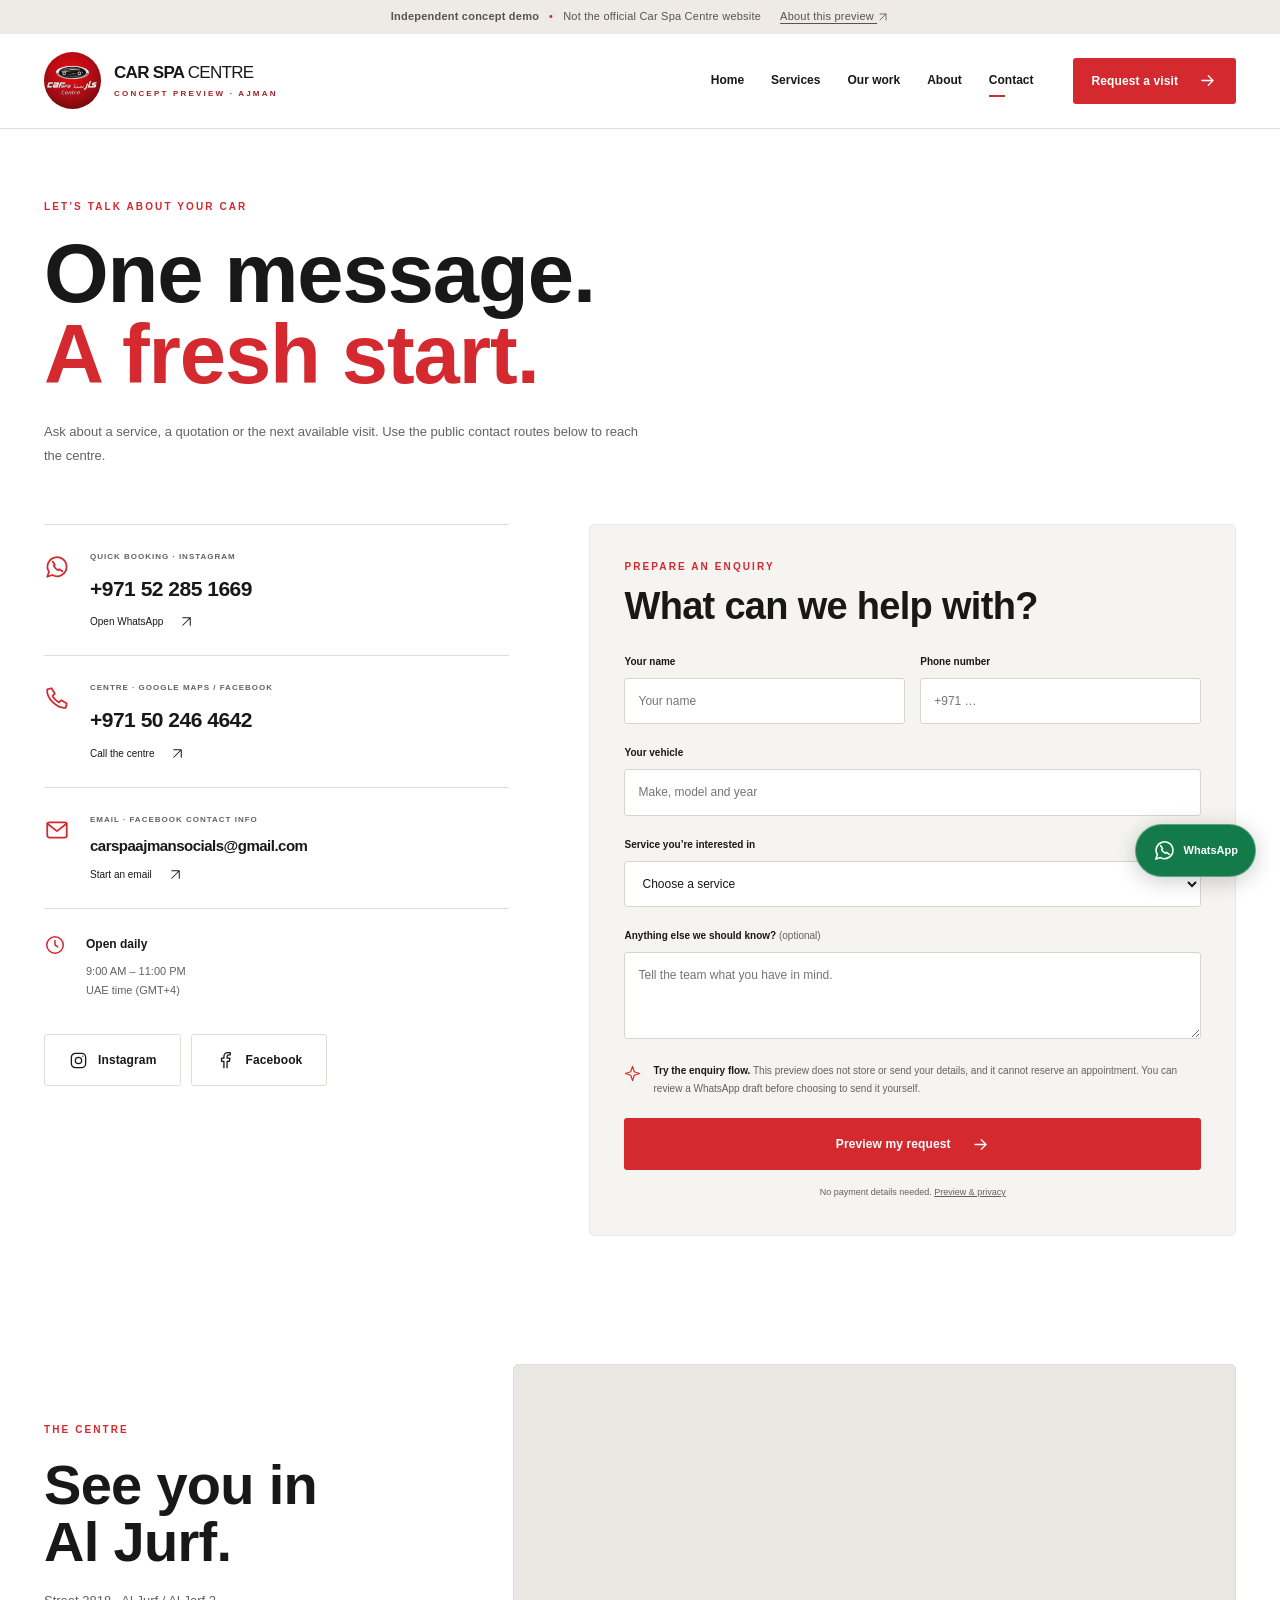
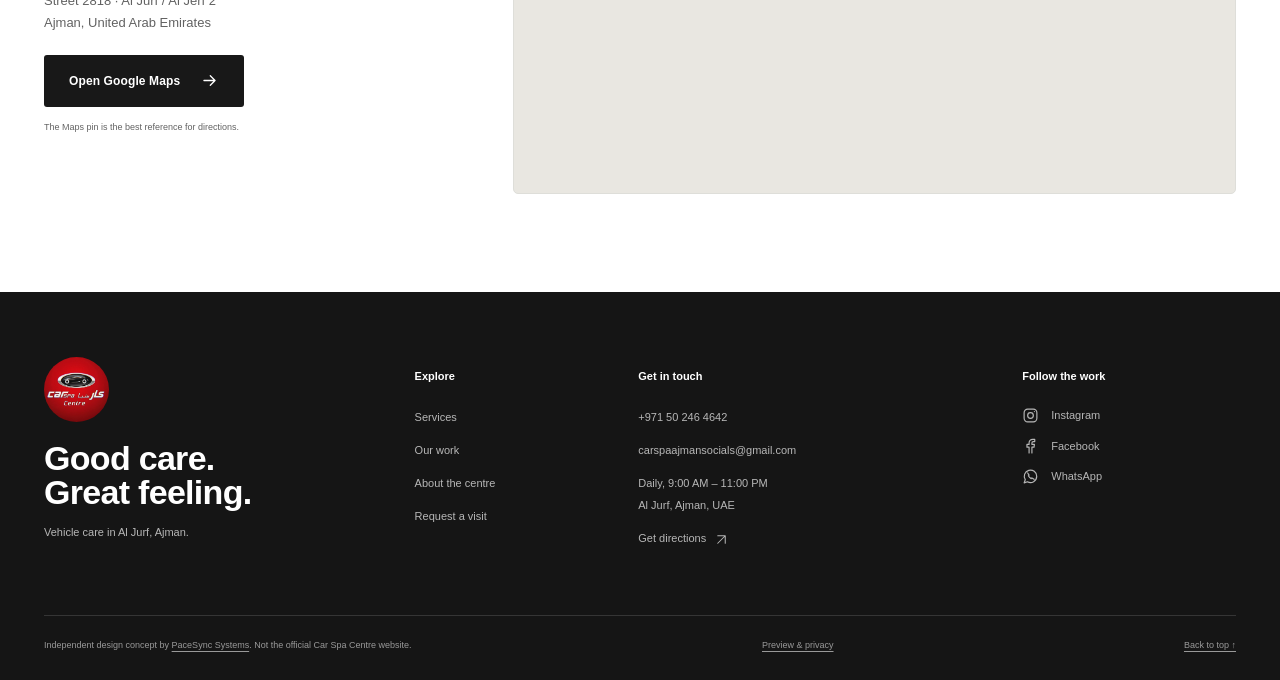
<file: contact.html>
<!doctype html><html lang="en"><head><meta charset="utf-8"><meta http-equiv="Content-Security-Policy" content="default-src &#x27;self&#x27;; script-src &#x27;self&#x27;; style-src &#x27;self&#x27; https://fonts.googleapis.com; font-src &#x27;self&#x27; https://fonts.gstatic.com; img-src &#x27;self&#x27; data:; frame-src https://www.google.com; connect-src &#x27;none&#x27;; form-action &#x27;none&#x27;; object-src &#x27;none&#x27;; base-uri &#x27;self&#x27;; upgrade-insecure-requests"><meta name="viewport" content="width=device-width,initial-scale=1"><title>Contact & Location | Car Spa Centre Concept</title><meta name="description" content="Independent concept preview for Car Spa Centre in Al Jurf, Ajman. Explore vehicle detailing, polishing, PPF, tinting and visit enquiries."><meta name="robots" content="noindex,nofollow,noarchive"><meta name="theme-color" content="#151515"><meta name="referrer" content="strict-origin-when-cross-origin"><meta property="og:title" content="Car Spa Centre | Website Concept"><meta property="og:description" content="A temporary, independent website concept for Car Spa Centre in Ajman."><link rel="icon" type="image/jpeg" href="./assets/logo.jpg"><link rel="preconnect" href="https://fonts.googleapis.com"><link rel="preconnect" href="https://fonts.gstatic.com" crossorigin><link href="https://fonts.googleapis.com/css2?family=Barlow+Condensed:wght@500;600;700;800&family=Manrope:wght@400;500;600;700;800&display=swap" rel="stylesheet"><link href="./assets/style.css" rel="stylesheet"><script src="./assets/app.js" defer></script></head><body id="top"><a class="skip" href="#main">Skip to content</a>
    <div class="preview-ribbon"><strong>Independent concept demo</strong><span>•</span> Not the official Car Spa Centre website <a href="./privacy.html">About this preview <svg class="icon " viewBox="0 0 24 24" fill="none" stroke="currentColor" stroke-width="1.65" stroke-linecap="round" stroke-linejoin="round" aria-hidden="true"><path d="M6 18 18 6M6 6h12v12"/></svg></a></div>
    <header class="site-header"><div class="wrap nav-wrap">
      <a class="brand" href="./index.html" aria-label="Car Spa Centre concept home"><img src="./assets/logo.jpg" width="60" height="60" alt="Car Spa Centre logo"><span>CAR SPA <strong>CENTRE</strong><small>CONCEPT PREVIEW · AJMAN</small></span></a>
      <button class="menu-toggle" aria-label="Open navigation" aria-controls="main-nav" aria-expanded="false"><svg class="icon " viewBox="0 0 24 24" fill="none" stroke="currentColor" stroke-width="1.65" stroke-linecap="round" stroke-linejoin="round" aria-hidden="true"><path d="M4 7h16M4 12h16M4 17h16"/></svg></button>
      <nav id="main-nav" aria-label="Main navigation"><a class="nav-link" href="./index.html">Home</a><a class="nav-link" href="./services.html">Services</a><a class="nav-link" href="./gallery.html">Our work</a><a class="nav-link" href="./about.html">About</a><a class="nav-link active" href="./contact.html">Contact</a><a class="btn btn-red" href="./booking.html">Request a visit<svg class="icon " viewBox="0 0 24 24" fill="none" stroke="currentColor" stroke-width="1.65" stroke-linecap="round" stroke-linejoin="round" aria-hidden="true"><path d="M5 12h14M13 6l6 6-6 6"/></svg></a></nav>
    </div></header><main id="main"><section class="page-heading wrap"><div><p class="eyebrow">LET’S TALK ABOUT YOUR CAR</p><h1>One message.<br><em>A fresh start.</em></h1><p class="lede">Ask about a service, a quotation or the next available visit. Use the public contact routes below to reach the centre.</p></div></section><section class="wrap contact-layout"><div class="contact-aside"><a class="contact-tile" href="https://wa.me/971522851669" target="_blank" rel="noopener noreferrer"><svg class="icon " viewBox="0 0 24 24" fill="none" stroke="currentColor" stroke-width="1.65" stroke-linecap="round" stroke-linejoin="round" aria-hidden="true"><path d="M20.8 11.7a8.8 8.8 0 0 1-13.1 7.7L3 21l1.6-4.5a8.8 8.8 0 1 1 16.2-4.8Z"/><path d="m8 7 2 3-1 1c1 2 2 3 4 4l1-1 3 2"/></svg><span><small>QUICK BOOKING · INSTAGRAM</small><strong>+971 52 285 1669</strong><span>Open WhatsApp <svg class="icon " viewBox="0 0 24 24" fill="none" stroke="currentColor" stroke-width="1.65" stroke-linecap="round" stroke-linejoin="round" aria-hidden="true"><path d="M6 18 18 6M6 6h12v12"/></svg></span></span></a><a class="contact-tile" href="tel:+971502464642"><svg class="icon " viewBox="0 0 24 24" fill="none" stroke="currentColor" stroke-width="1.65" stroke-linecap="round" stroke-linejoin="round" aria-hidden="true"><path d="m7 3 3 5-2.2 2.2a16 16 0 0 0 6 6L16 14l5 3-1 4c-8 1-18-9-17-17Z"/></svg><span><small>CENTRE · GOOGLE MAPS / FACEBOOK</small><strong>+971 50 246 4642</strong><span>Call the centre <svg class="icon " viewBox="0 0 24 24" fill="none" stroke="currentColor" stroke-width="1.65" stroke-linecap="round" stroke-linejoin="round" aria-hidden="true"><path d="M6 18 18 6M6 6h12v12"/></svg></span></span></a><a class="contact-tile email-tile" href="mailto:carspaajmansocials@gmail.com"><svg class="icon " viewBox="0 0 24 24" fill="none" stroke="currentColor" stroke-width="1.65" stroke-linecap="round" stroke-linejoin="round" aria-hidden="true"><rect x="3" y="5" width="18" height="14" rx="2"/><path d="m3 6 9 7 9-7"/></svg><span><small>EMAIL · FACEBOOK CONTACT INFO</small><strong>carspaajmansocials@gmail.com</strong><span>Start an email <svg class="icon " viewBox="0 0 24 24" fill="none" stroke="currentColor" stroke-width="1.65" stroke-linecap="round" stroke-linejoin="round" aria-hidden="true"><path d="M6 18 18 6M6 6h12v12"/></svg></span></span></a><div class="contact-hours"><svg class="icon " viewBox="0 0 24 24" fill="none" stroke="currentColor" stroke-width="1.65" stroke-linecap="round" stroke-linejoin="round" aria-hidden="true"><circle cx="12" cy="12" r="9"/><path d="M12 7v5l3 2"/></svg><div><strong>Open daily</strong><p>9:00 AM – 11:00 PM<br>UAE time (GMT+4)</p></div></div><div class="social-buttons"><a class="btn btn-outline" href="https://www.instagram.com/carspacentre_/" target="_blank" rel="noopener noreferrer"><svg class="icon " viewBox="0 0 24 24" fill="none" stroke="currentColor" stroke-width="1.65" stroke-linecap="round" stroke-linejoin="round" aria-hidden="true"><rect x="3" y="3" width="18" height="18" rx="5"/><circle cx="12" cy="12" r="4"/><path d="M17.5 6.5h.01"/></svg> Instagram</a><a class="btn btn-outline" href="https://www.facebook.com/profile.php?id=61586666601255" target="_blank" rel="noopener noreferrer"><svg class="icon " viewBox="0 0 24 24" fill="none" stroke="currentColor" stroke-width="1.65" stroke-linecap="round" stroke-linejoin="round" aria-hidden="true"><path d="M14 21v-8h3l.5-4H14V7c0-1.5.5-2 2-2h2V2h-3c-3 0-5 2-5 5v2H7v4h3v8"/></svg> Facebook</a></div></div><div class="form-shell"><p class="eyebrow">PREPARE AN ENQUIRY</p><h2>What can we help with?</h2><form class="enquiry-form" data-form-kind="Service enquiry"><div class="form-grid"><div class="field"><label for="your-name">Your name</label><input id="your-name" name="name" placeholder="Your name" autocomplete="name" maxlength="80" required></div><div class="field"><label for="your-phone">Phone number</label><input id="your-phone" name="phone" type="tel" placeholder="+971 …" autocomplete="tel" maxlength="30" minlength="7" required></div><div class="field full"><label for="vehicle">Your vehicle</label><input id="vehicle" name="vehicle" placeholder="Make, model and year" maxlength="100" required></div><div class="field full"><label for="service">Service you’re interested in</label><select id="service" name="service" required><option value="">Choose a service</option><option>Detailing &amp; deep cleaning</option><option>Polishing &amp; restoration</option><option>Paint protection &amp; tinting</option><option>Oil &amp; filter changes</option><option>Not sure — please advise</option></select></div><div class="field full"><label for="message">Anything else we should know? <span>(optional)</span></label><textarea id="message" name="message" rows="3" maxlength="1000" placeholder="Tell the team what you have in mind."></textarea></div></div><div class="form-demo-note"><svg class="icon " viewBox="0 0 24 24" fill="none" stroke="currentColor" stroke-width="1.65" stroke-linecap="round" stroke-linejoin="round" aria-hidden="true"><path d="m12 2 2.5 7.5L22 12l-7.5 2.5L12 22l-2.5-7.5L2 12l7.5-2.5Z"/></svg><p><strong>Try the enquiry flow.</strong> This preview does not store or send your details, and it cannot reserve an appointment. You can review a WhatsApp draft before choosing to send it yourself.</p></div><button class="btn btn-red" type="submit">Preview my request <svg class="icon " viewBox="0 0 24 24" fill="none" stroke="currentColor" stroke-width="1.65" stroke-linecap="round" stroke-linejoin="round" aria-hidden="true"><path d="M5 12h14M13 6l6 6-6 6"/></svg></button><p class="form-privacy">No payment details needed. <a href="./privacy.html">Preview & privacy</a></p><section class="request-result" hidden aria-live="polite" tabindex="-1"><p class="eyebrow">YOUR DRAFT IS READY</p><h3>Review it. Then start the conversation.</h3><p class="request-summary"></p><p>Nothing has been sent or booked. Opening WhatsApp lets you review the message and send it directly to the centre if you choose.</p><a class="btn btn-dark request-wa" target="_blank" rel="noopener noreferrer" href="https://wa.me/971522851669"><svg class="icon " viewBox="0 0 24 24" fill="none" stroke="currentColor" stroke-width="1.65" stroke-linecap="round" stroke-linejoin="round" aria-hidden="true"><path d="M20.8 11.7a8.8 8.8 0 0 1-13.1 7.7L3 21l1.6-4.5a8.8 8.8 0 1 1 16.2-4.8Z"/><path d="m8 7 2 3-1 1c1 2 2 3 4 4l1-1 3 2"/></svg> Open WhatsApp draft</a><button class="copy-request text-link dark" type="button">Copy enquiry text</button><span class="copy-status" role="status"></span></section></form></div></section><section class="wrap location-layout section" id="location"><div class="location-copy"><p class="eyebrow">THE CENTRE</p><h2>See you in<br>Al Jurf.</h2><p>Street 2818 · Al Jurf / Al Jerf 2<br>Ajman, United Arab Emirates</p><a class="btn btn-dark" href="https://maps.app.goo.gl/d8m8VU2Wt5PqxQD37">Open Google Maps<svg class="icon " viewBox="0 0 24 24" fill="none" stroke="currentColor" stroke-width="1.65" stroke-linecap="round" stroke-linejoin="round" aria-hidden="true"><path d="M5 12h14M13 6l6 6-6 6"/></svg></a><small>The Maps pin is the best reference for directions.</small></div><div class="map-box"><iframe title="Car Spa Centre location in Al Jurf, Ajman" src="https://www.google.com/maps/embed?pb=!1m18!1m12!1m3!1d3604.045105966294!2d55.4978055!3d25.403300699999996!2m3!1f0!2f0!3f0!3m2!1i1024!2i768!4f13.1!3m3!1m2!1s0x3ef5f7e7260d594d%3A0x3b1f7aa91c07bd92!2sCar%20Spa%20Centre!5e0!3m2!1sen!2s!4v1793316321635!5m2!1sen!2s" loading="lazy" referrerpolicy="no-referrer-when-downgrade" allowfullscreen></iframe></div></section></main><footer class="site-footer"><div class="wrap footer-top">
      <div class="footer-brand"><img src="./assets/logo.jpg" width="78" height="78" alt="Car Spa Centre logo"><h2>Good care.<br>Great feeling.</h2><p>Vehicle care in Al Jurf, Ajman.</p></div>
      <div><h3>Explore</h3><a href="./services.html">Services</a><a href="./gallery.html">Our work</a><a href="./about.html">About the centre</a><a href="./booking.html">Request a visit</a></div>
      <div><h3>Get in touch</h3><a href="tel:+971502464642">+971 50 246 4642</a><a href="mailto:carspaajmansocials@gmail.com">carspaajmansocials@gmail.com</a><p>Daily, 9:00 AM – 11:00 PM<br>Al Jurf, Ajman, UAE</p><a href="https://maps.app.goo.gl/d8m8VU2Wt5PqxQD37" target="_blank" rel="noopener noreferrer">Get directions <svg class="icon " viewBox="0 0 24 24" fill="none" stroke="currentColor" stroke-width="1.65" stroke-linecap="round" stroke-linejoin="round" aria-hidden="true"><path d="M6 18 18 6M6 6h12v12"/></svg></a></div>
      <div><h3>Follow the work</h3><div class="social-links"><a class="" href="https://www.instagram.com/carspacentre_/" target="_blank" rel="noopener noreferrer"><svg class="icon " viewBox="0 0 24 24" fill="none" stroke="currentColor" stroke-width="1.65" stroke-linecap="round" stroke-linejoin="round" aria-hidden="true"><rect x="3" y="3" width="18" height="18" rx="5"/><circle cx="12" cy="12" r="4"/><path d="M17.5 6.5h.01"/></svg><span>Instagram</span></a><a class="" href="https://www.facebook.com/profile.php?id=61586666601255" target="_blank" rel="noopener noreferrer"><svg class="icon " viewBox="0 0 24 24" fill="none" stroke="currentColor" stroke-width="1.65" stroke-linecap="round" stroke-linejoin="round" aria-hidden="true"><path d="M14 21v-8h3l.5-4H14V7c0-1.5.5-2 2-2h2V2h-3c-3 0-5 2-5 5v2H7v4h3v8"/></svg><span>Facebook</span></a><a class="" href="https://wa.me/971522851669" target="_blank" rel="noopener noreferrer"><svg class="icon " viewBox="0 0 24 24" fill="none" stroke="currentColor" stroke-width="1.65" stroke-linecap="round" stroke-linejoin="round" aria-hidden="true"><path d="M20.8 11.7a8.8 8.8 0 0 1-13.1 7.7L3 21l1.6-4.5a8.8 8.8 0 1 1 16.2-4.8Z"/><path d="m8 7 2 3-1 1c1 2 2 3 4 4l1-1 3 2"/></svg><span>WhatsApp</span></a></div></div>
    </div><div class="wrap footer-bottom"><p>Independent design concept by <a href="https://pacesyncsystems.com" target="_blank" rel="noopener noreferrer">PaceSync Systems</a>. Not the official Car Spa Centre website.</p><a href="./privacy.html">Preview & privacy</a><a href="#top">Back to top ↑</a></div></footer>
    <a class="floating-wa" href="https://wa.me/971522851669" target="_blank" rel="noopener noreferrer" aria-label="Open Car Spa Centre WhatsApp"><svg class="icon " viewBox="0 0 24 24" fill="none" stroke="currentColor" stroke-width="1.65" stroke-linecap="round" stroke-linejoin="round" aria-hidden="true"><path d="M20.8 11.7a8.8 8.8 0 0 1-13.1 7.7L3 21l1.6-4.5a8.8 8.8 0 1 1 16.2-4.8Z"/><path d="m8 7 2 3-1 1c1 2 2 3 4 4l1-1 3 2"/></svg><span>WhatsApp</span></a></body></html>
</file>
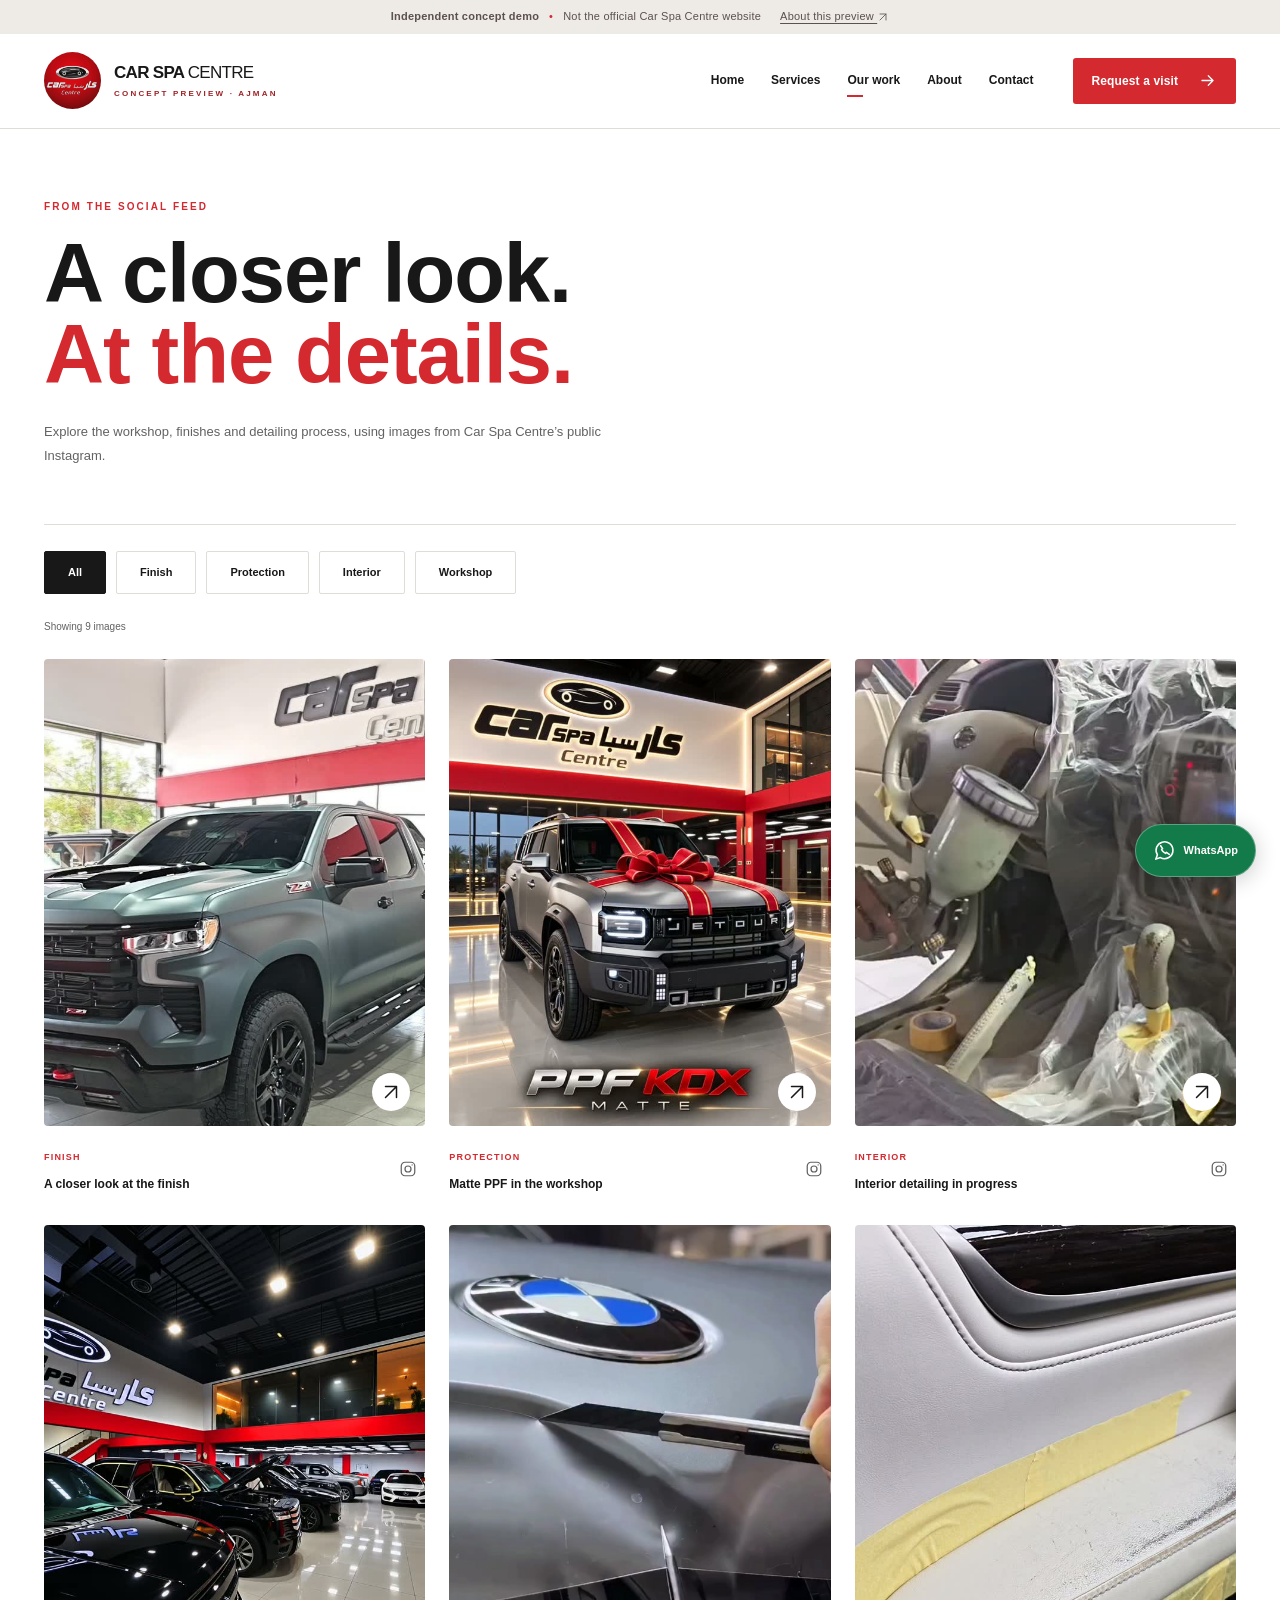
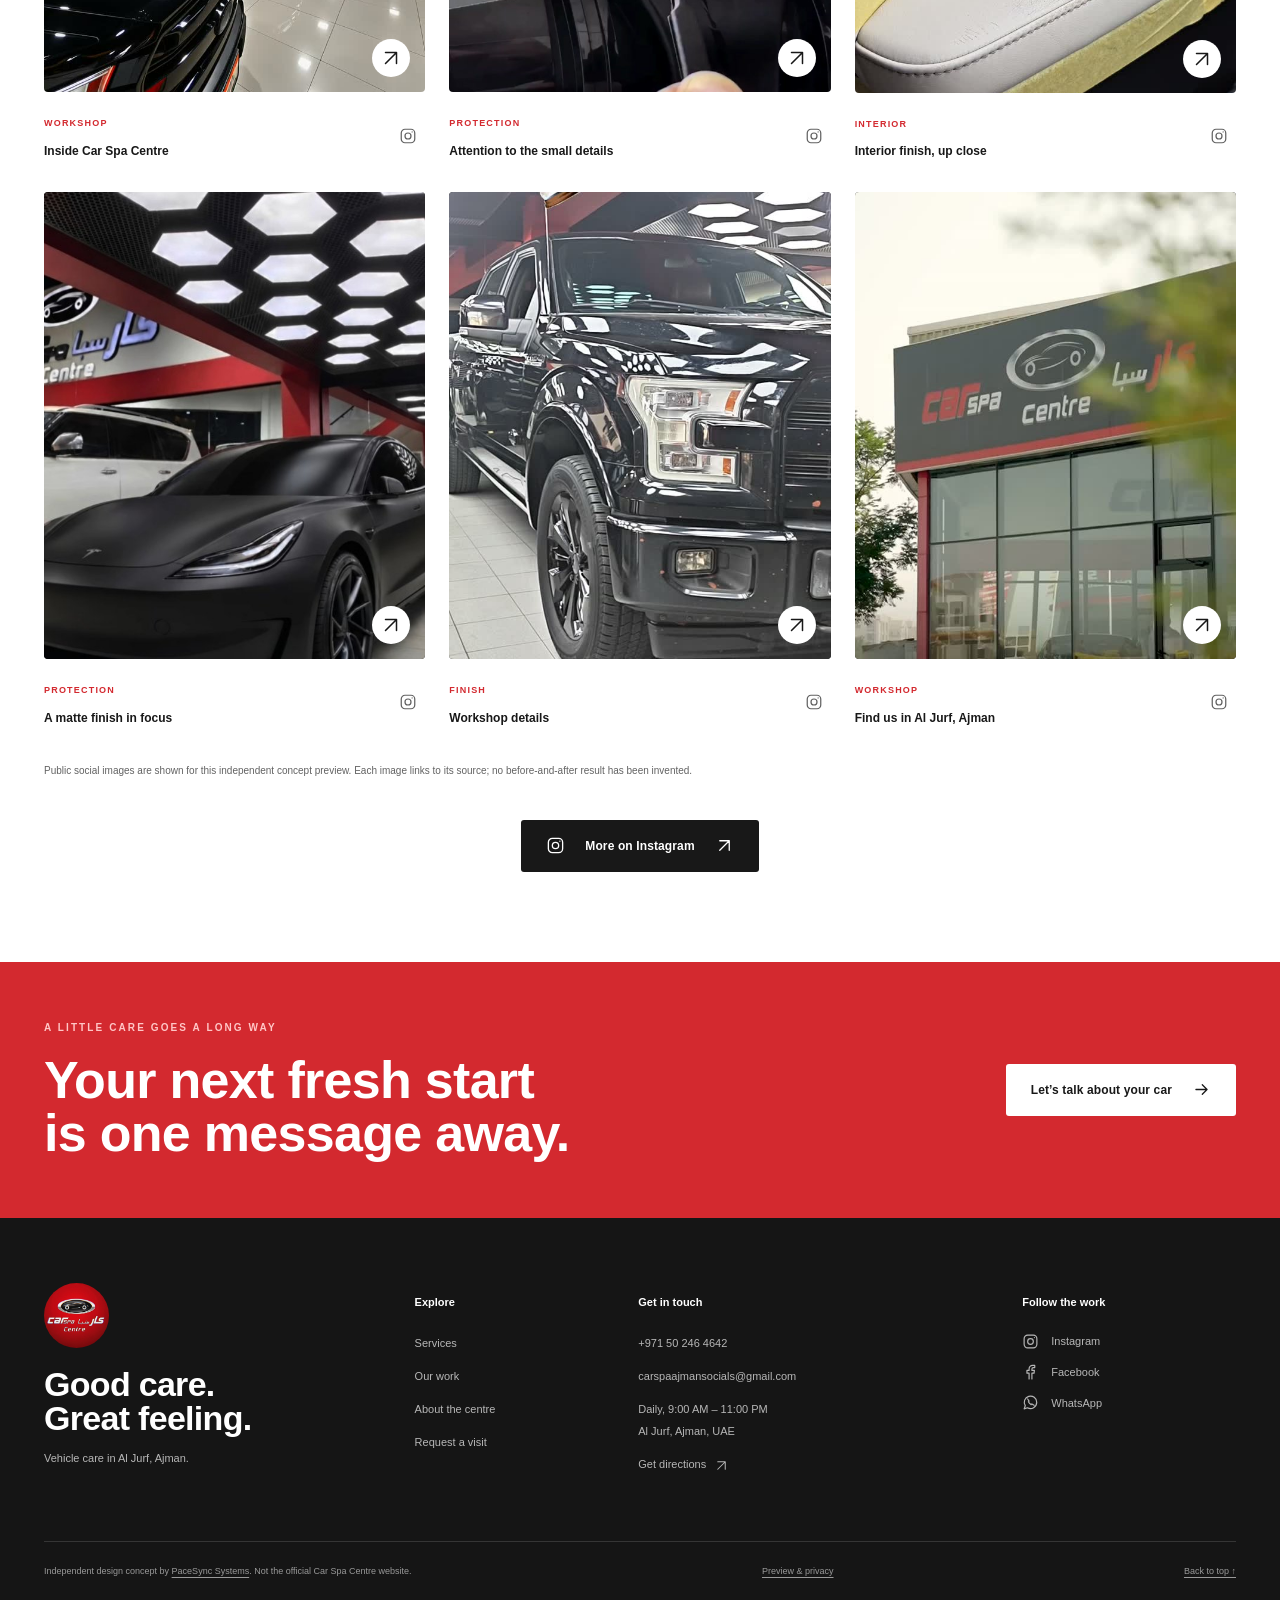
<file: gallery.html>
<!doctype html><html lang="en"><head><meta charset="utf-8"><meta http-equiv="Content-Security-Policy" content="default-src &#x27;self&#x27;; script-src &#x27;self&#x27;; style-src &#x27;self&#x27; https://fonts.googleapis.com; font-src &#x27;self&#x27; https://fonts.gstatic.com; img-src &#x27;self&#x27; data:; frame-src https://www.google.com; connect-src &#x27;none&#x27;; form-action &#x27;none&#x27;; object-src &#x27;none&#x27;; base-uri &#x27;self&#x27;; upgrade-insecure-requests"><meta name="viewport" content="width=device-width,initial-scale=1"><title>Our Work | Car Spa Centre Concept</title><meta name="description" content="Independent concept preview for Car Spa Centre in Al Jurf, Ajman. Explore vehicle detailing, polishing, PPF, tinting and visit enquiries."><meta name="robots" content="noindex,nofollow,noarchive"><meta name="theme-color" content="#151515"><meta name="referrer" content="strict-origin-when-cross-origin"><meta property="og:title" content="Car Spa Centre | Website Concept"><meta property="og:description" content="A temporary, independent website concept for Car Spa Centre in Ajman."><link rel="icon" type="image/jpeg" href="./assets/logo.jpg"><link rel="preconnect" href="https://fonts.googleapis.com"><link rel="preconnect" href="https://fonts.gstatic.com" crossorigin><link href="https://fonts.googleapis.com/css2?family=Barlow+Condensed:wght@500;600;700;800&family=Manrope:wght@400;500;600;700;800&display=swap" rel="stylesheet"><link href="./assets/style.css" rel="stylesheet"><script src="./assets/app.js" defer></script></head><body id="top"><a class="skip" href="#main">Skip to content</a>
    <div class="preview-ribbon"><strong>Independent concept demo</strong><span>•</span> Not the official Car Spa Centre website <a href="./privacy.html">About this preview <svg class="icon " viewBox="0 0 24 24" fill="none" stroke="currentColor" stroke-width="1.65" stroke-linecap="round" stroke-linejoin="round" aria-hidden="true"><path d="M6 18 18 6M6 6h12v12"/></svg></a></div>
    <header class="site-header"><div class="wrap nav-wrap">
      <a class="brand" href="./index.html" aria-label="Car Spa Centre concept home"><img src="./assets/logo.jpg" width="60" height="60" alt="Car Spa Centre logo"><span>CAR SPA <strong>CENTRE</strong><small>CONCEPT PREVIEW · AJMAN</small></span></a>
      <button class="menu-toggle" aria-label="Open navigation" aria-controls="main-nav" aria-expanded="false"><svg class="icon " viewBox="0 0 24 24" fill="none" stroke="currentColor" stroke-width="1.65" stroke-linecap="round" stroke-linejoin="round" aria-hidden="true"><path d="M4 7h16M4 12h16M4 17h16"/></svg></button>
      <nav id="main-nav" aria-label="Main navigation"><a class="nav-link" href="./index.html">Home</a><a class="nav-link" href="./services.html">Services</a><a class="nav-link active" href="./gallery.html">Our work</a><a class="nav-link" href="./about.html">About</a><a class="nav-link" href="./contact.html">Contact</a><a class="btn btn-red" href="./booking.html">Request a visit<svg class="icon " viewBox="0 0 24 24" fill="none" stroke="currentColor" stroke-width="1.65" stroke-linecap="round" stroke-linejoin="round" aria-hidden="true"><path d="M5 12h14M13 6l6 6-6 6"/></svg></a></nav>
    </div></header><main id="main"><section class="page-heading wrap"><div><p class="eyebrow">FROM THE SOCIAL FEED</p><h1>A closer look.<br><em>At the details.</em></h1><p class="lede">Explore the workshop, finishes and detailing process, using images from Car Spa Centre’s public Instagram.</p></div></section><section class="wrap gallery-section"><div class="gallery-filters" role="group" aria-label="Filter gallery"><button class="gallery-filter selected" data-filter="All" aria-pressed="true">All</button><button class="gallery-filter " data-filter="Finish" aria-pressed="false">Finish</button><button class="gallery-filter " data-filter="Protection" aria-pressed="false">Protection</button><button class="gallery-filter " data-filter="Interior" aria-pressed="false">Interior</button><button class="gallery-filter " data-filter="Workshop" aria-pressed="false">Workshop</button></div><p class="gallery-count" aria-live="polite">Showing 9 images</p><div class="gallery-grid"><article class="gallery-card" data-category="Finish"><button class="gallery-open" data-image="./assets/social-13.jpg" data-title="A closer look at the finish" data-source="https://www.instagram.com/carspacentre_/reel/Dc8Xn3mImD9/" aria-label="Enlarge: A closer look at the finish"><img src="./assets/social-13.jpg" loading="lazy" alt="A closer look at the finish — from Car Spa Centre’s Instagram"><span class="gallery-zoom"><svg class="icon " viewBox="0 0 24 24" fill="none" stroke="currentColor" stroke-width="1.65" stroke-linecap="round" stroke-linejoin="round" aria-hidden="true"><path d="M6 18 18 6M6 6h12v12"/></svg></span></button><div class="gallery-caption"><div><span>Finish</span><h3>A closer look at the finish</h3></div><a class="source-link" href="https://www.instagram.com/carspacentre_/reel/Dc8Xn3mImD9/" target="_blank" rel="noopener noreferrer"><svg class="icon " viewBox="0 0 24 24" fill="none" stroke="currentColor" stroke-width="1.65" stroke-linecap="round" stroke-linejoin="round" aria-hidden="true"><rect x="3" y="3" width="18" height="18" rx="5"/><circle cx="12" cy="12" r="4"/><path d="M17.5 6.5h.01"/></svg><span class="sr-only">View original Instagram post</span></a></div></article><article class="gallery-card" data-category="Protection"><button class="gallery-open" data-image="./assets/social-05.jpg" data-title="Matte PPF in the workshop" data-source="https://www.instagram.com/carspacentre_/reel/DeY8e_DIlvL/" aria-label="Enlarge: Matte PPF in the workshop"><img src="./assets/social-05.jpg" loading="lazy" alt="Matte PPF in the workshop — from Car Spa Centre’s Instagram"><span class="gallery-zoom"><svg class="icon " viewBox="0 0 24 24" fill="none" stroke="currentColor" stroke-width="1.65" stroke-linecap="round" stroke-linejoin="round" aria-hidden="true"><path d="M6 18 18 6M6 6h12v12"/></svg></span></button><div class="gallery-caption"><div><span>Protection</span><h3>Matte PPF in the workshop</h3></div><a class="source-link" href="https://www.instagram.com/carspacentre_/reel/DeY8e_DIlvL/" target="_blank" rel="noopener noreferrer"><svg class="icon " viewBox="0 0 24 24" fill="none" stroke="currentColor" stroke-width="1.65" stroke-linecap="round" stroke-linejoin="round" aria-hidden="true"><rect x="3" y="3" width="18" height="18" rx="5"/><circle cx="12" cy="12" r="4"/><path d="M17.5 6.5h.01"/></svg><span class="sr-only">View original Instagram post</span></a></div></article><article class="gallery-card" data-category="Interior"><button class="gallery-open" data-image="./assets/social-07.jpg" data-title="Interior detailing in progress" data-source="https://www.instagram.com/carspacentre_/reel/DeUUtgVI1Ao/" aria-label="Enlarge: Interior detailing in progress"><img src="./assets/social-07.jpg" loading="lazy" alt="Interior detailing in progress — from Car Spa Centre’s Instagram"><span class="gallery-zoom"><svg class="icon " viewBox="0 0 24 24" fill="none" stroke="currentColor" stroke-width="1.65" stroke-linecap="round" stroke-linejoin="round" aria-hidden="true"><path d="M6 18 18 6M6 6h12v12"/></svg></span></button><div class="gallery-caption"><div><span>Interior</span><h3>Interior detailing in progress</h3></div><a class="source-link" href="https://www.instagram.com/carspacentre_/reel/DeUUtgVI1Ao/" target="_blank" rel="noopener noreferrer"><svg class="icon " viewBox="0 0 24 24" fill="none" stroke="currentColor" stroke-width="1.65" stroke-linecap="round" stroke-linejoin="round" aria-hidden="true"><rect x="3" y="3" width="18" height="18" rx="5"/><circle cx="12" cy="12" r="4"/><path d="M17.5 6.5h.01"/></svg><span class="sr-only">View original Instagram post</span></a></div></article><article class="gallery-card" data-category="Workshop"><button class="gallery-open" data-image="./assets/social-10.jpg" data-title="Inside Car Spa Centre" data-source="https://www.instagram.com/carspacentre_/reel/DdtbAXvMbOt/" aria-label="Enlarge: Inside Car Spa Centre"><img src="./assets/social-10.jpg" loading="lazy" alt="Inside Car Spa Centre — from Car Spa Centre’s Instagram"><span class="gallery-zoom"><svg class="icon " viewBox="0 0 24 24" fill="none" stroke="currentColor" stroke-width="1.65" stroke-linecap="round" stroke-linejoin="round" aria-hidden="true"><path d="M6 18 18 6M6 6h12v12"/></svg></span></button><div class="gallery-caption"><div><span>Workshop</span><h3>Inside Car Spa Centre</h3></div><a class="source-link" href="https://www.instagram.com/carspacentre_/reel/DdtbAXvMbOt/" target="_blank" rel="noopener noreferrer"><svg class="icon " viewBox="0 0 24 24" fill="none" stroke="currentColor" stroke-width="1.65" stroke-linecap="round" stroke-linejoin="round" aria-hidden="true"><rect x="3" y="3" width="18" height="18" rx="5"/><circle cx="12" cy="12" r="4"/><path d="M17.5 6.5h.01"/></svg><span class="sr-only">View original Instagram post</span></a></div></article><article class="gallery-card" data-category="Protection"><button class="gallery-open" data-image="./assets/social-23.jpg" data-title="Attention to the small details" data-source="https://www.instagram.com/carspacentre_/reel/DT2WrqnEVdj/" aria-label="Enlarge: Attention to the small details"><img src="./assets/social-23.jpg" loading="lazy" alt="Attention to the small details — from Car Spa Centre’s Instagram"><span class="gallery-zoom"><svg class="icon " viewBox="0 0 24 24" fill="none" stroke="currentColor" stroke-width="1.65" stroke-linecap="round" stroke-linejoin="round" aria-hidden="true"><path d="M6 18 18 6M6 6h12v12"/></svg></span></button><div class="gallery-caption"><div><span>Protection</span><h3>Attention to the small details</h3></div><a class="source-link" href="https://www.instagram.com/carspacentre_/reel/DT2WrqnEVdj/" target="_blank" rel="noopener noreferrer"><svg class="icon " viewBox="0 0 24 24" fill="none" stroke="currentColor" stroke-width="1.65" stroke-linecap="round" stroke-linejoin="round" aria-hidden="true"><rect x="3" y="3" width="18" height="18" rx="5"/><circle cx="12" cy="12" r="4"/><path d="M17.5 6.5h.01"/></svg><span class="sr-only">View original Instagram post</span></a></div></article><article class="gallery-card" data-category="Interior"><button class="gallery-open" data-image="./assets/social-04.jpg" data-title="Interior finish, up close" data-source="https://www.instagram.com/carspacentre_/reel/DecB0OgI4FL/" aria-label="Enlarge: Interior finish, up close"><img src="./assets/social-04.jpg" loading="lazy" alt="Interior finish, up close — from Car Spa Centre’s Instagram"><span class="gallery-zoom"><svg class="icon " viewBox="0 0 24 24" fill="none" stroke="currentColor" stroke-width="1.65" stroke-linecap="round" stroke-linejoin="round" aria-hidden="true"><path d="M6 18 18 6M6 6h12v12"/></svg></span></button><div class="gallery-caption"><div><span>Interior</span><h3>Interior finish, up close</h3></div><a class="source-link" href="https://www.instagram.com/carspacentre_/reel/DecB0OgI4FL/" target="_blank" rel="noopener noreferrer"><svg class="icon " viewBox="0 0 24 24" fill="none" stroke="currentColor" stroke-width="1.65" stroke-linecap="round" stroke-linejoin="round" aria-hidden="true"><rect x="3" y="3" width="18" height="18" rx="5"/><circle cx="12" cy="12" r="4"/><path d="M17.5 6.5h.01"/></svg><span class="sr-only">View original Instagram post</span></a></div></article><article class="gallery-card" data-category="Protection"><button class="gallery-open" data-image="./assets/social-22.jpg" data-title="A matte finish in focus" data-source="https://www.instagram.com/carspacentre_/reel/DakaBzZIAkZ/" aria-label="Enlarge: A matte finish in focus"><img src="./assets/social-22.jpg" loading="lazy" alt="A matte finish in focus — from Car Spa Centre’s Instagram"><span class="gallery-zoom"><svg class="icon " viewBox="0 0 24 24" fill="none" stroke="currentColor" stroke-width="1.65" stroke-linecap="round" stroke-linejoin="round" aria-hidden="true"><path d="M6 18 18 6M6 6h12v12"/></svg></span></button><div class="gallery-caption"><div><span>Protection</span><h3>A matte finish in focus</h3></div><a class="source-link" href="https://www.instagram.com/carspacentre_/reel/DakaBzZIAkZ/" target="_blank" rel="noopener noreferrer"><svg class="icon " viewBox="0 0 24 24" fill="none" stroke="currentColor" stroke-width="1.65" stroke-linecap="round" stroke-linejoin="round" aria-hidden="true"><rect x="3" y="3" width="18" height="18" rx="5"/><circle cx="12" cy="12" r="4"/><path d="M17.5 6.5h.01"/></svg><span class="sr-only">View original Instagram post</span></a></div></article><article class="gallery-card" data-category="Finish"><button class="gallery-open" data-image="./assets/social-11.jpg" data-title="Workshop details" data-source="https://www.instagram.com/carspacentre_/reel/DdrhRMeo0KH/" aria-label="Enlarge: Workshop details"><img src="./assets/social-11.jpg" loading="lazy" alt="Workshop details — from Car Spa Centre’s Instagram"><span class="gallery-zoom"><svg class="icon " viewBox="0 0 24 24" fill="none" stroke="currentColor" stroke-width="1.65" stroke-linecap="round" stroke-linejoin="round" aria-hidden="true"><path d="M6 18 18 6M6 6h12v12"/></svg></span></button><div class="gallery-caption"><div><span>Finish</span><h3>Workshop details</h3></div><a class="source-link" href="https://www.instagram.com/carspacentre_/reel/DdrhRMeo0KH/" target="_blank" rel="noopener noreferrer"><svg class="icon " viewBox="0 0 24 24" fill="none" stroke="currentColor" stroke-width="1.65" stroke-linecap="round" stroke-linejoin="round" aria-hidden="true"><rect x="3" y="3" width="18" height="18" rx="5"/><circle cx="12" cy="12" r="4"/><path d="M17.5 6.5h.01"/></svg><span class="sr-only">View original Instagram post</span></a></div></article><article class="gallery-card" data-category="Workshop"><button class="gallery-open" data-image="./assets/social-08.jpg" data-title="Find us in Al Jurf, Ajman" data-source="https://www.instagram.com/carspacentre_/reel/DeR7yVJooso/" aria-label="Enlarge: Find us in Al Jurf, Ajman"><img src="./assets/social-08.jpg" loading="lazy" alt="Find us in Al Jurf, Ajman — from Car Spa Centre’s Instagram"><span class="gallery-zoom"><svg class="icon " viewBox="0 0 24 24" fill="none" stroke="currentColor" stroke-width="1.65" stroke-linecap="round" stroke-linejoin="round" aria-hidden="true"><path d="M6 18 18 6M6 6h12v12"/></svg></span></button><div class="gallery-caption"><div><span>Workshop</span><h3>Find us in Al Jurf, Ajman</h3></div><a class="source-link" href="https://www.instagram.com/carspacentre_/reel/DeR7yVJooso/" target="_blank" rel="noopener noreferrer"><svg class="icon " viewBox="0 0 24 24" fill="none" stroke="currentColor" stroke-width="1.65" stroke-linecap="round" stroke-linejoin="round" aria-hidden="true"><rect x="3" y="3" width="18" height="18" rx="5"/><circle cx="12" cy="12" r="4"/><path d="M17.5 6.5h.01"/></svg><span class="sr-only">View original Instagram post</span></a></div></article></div><p class="source-note">Public social images are shown for this independent concept preview. Each image links to its source; no before-and-after result has been invented.</p><div class="center-link"><a class="btn btn-dark" href="https://www.instagram.com/carspacentre_/" target="_blank" rel="noopener noreferrer"><svg class="icon " viewBox="0 0 24 24" fill="none" stroke="currentColor" stroke-width="1.65" stroke-linecap="round" stroke-linejoin="round" aria-hidden="true"><rect x="3" y="3" width="18" height="18" rx="5"/><circle cx="12" cy="12" r="4"/><path d="M17.5 6.5h.01"/></svg> More on Instagram <svg class="icon " viewBox="0 0 24 24" fill="none" stroke="currentColor" stroke-width="1.65" stroke-linecap="round" stroke-linejoin="round" aria-hidden="true"><path d="M6 18 18 6M6 6h12v12"/></svg></a></div></section><section class="cta-band"><div class="wrap cta-inner"><div><p class="eyebrow light">A LITTLE CARE GOES A LONG WAY</p><h2>Your next fresh start<br>is one message away.</h2></div><a class="btn btn-white" href="./booking.html">Let’s talk about your car<svg class="icon " viewBox="0 0 24 24" fill="none" stroke="currentColor" stroke-width="1.65" stroke-linecap="round" stroke-linejoin="round" aria-hidden="true"><path d="M5 12h14M13 6l6 6-6 6"/></svg></a></div></section><dialog class="lightbox" aria-label="Gallery image"><button class="lightbox-close" aria-label="Close image"><svg class="icon " viewBox="0 0 24 24" fill="none" stroke="currentColor" stroke-width="1.65" stroke-linecap="round" stroke-linejoin="round" aria-hidden="true"><path d="m6 6 12 12M18 6 6 18"/></svg></button><img alt=""><div><p class="lightbox-title"></p><a class="lightbox-source" href="https://www.instagram.com/carspacentre_/" target="_blank" rel="noopener noreferrer">View original post <svg class="icon " viewBox="0 0 24 24" fill="none" stroke="currentColor" stroke-width="1.65" stroke-linecap="round" stroke-linejoin="round" aria-hidden="true"><path d="M6 18 18 6M6 6h12v12"/></svg></a></div></dialog></main><footer class="site-footer"><div class="wrap footer-top">
      <div class="footer-brand"><img src="./assets/logo.jpg" width="78" height="78" alt="Car Spa Centre logo"><h2>Good care.<br>Great feeling.</h2><p>Vehicle care in Al Jurf, Ajman.</p></div>
      <div><h3>Explore</h3><a href="./services.html">Services</a><a href="./gallery.html">Our work</a><a href="./about.html">About the centre</a><a href="./booking.html">Request a visit</a></div>
      <div><h3>Get in touch</h3><a href="tel:+971502464642">+971 50 246 4642</a><a href="mailto:carspaajmansocials@gmail.com">carspaajmansocials@gmail.com</a><p>Daily, 9:00 AM – 11:00 PM<br>Al Jurf, Ajman, UAE</p><a href="https://maps.app.goo.gl/d8m8VU2Wt5PqxQD37" target="_blank" rel="noopener noreferrer">Get directions <svg class="icon " viewBox="0 0 24 24" fill="none" stroke="currentColor" stroke-width="1.65" stroke-linecap="round" stroke-linejoin="round" aria-hidden="true"><path d="M6 18 18 6M6 6h12v12"/></svg></a></div>
      <div><h3>Follow the work</h3><div class="social-links"><a class="" href="https://www.instagram.com/carspacentre_/" target="_blank" rel="noopener noreferrer"><svg class="icon " viewBox="0 0 24 24" fill="none" stroke="currentColor" stroke-width="1.65" stroke-linecap="round" stroke-linejoin="round" aria-hidden="true"><rect x="3" y="3" width="18" height="18" rx="5"/><circle cx="12" cy="12" r="4"/><path d="M17.5 6.5h.01"/></svg><span>Instagram</span></a><a class="" href="https://www.facebook.com/profile.php?id=61586666601255" target="_blank" rel="noopener noreferrer"><svg class="icon " viewBox="0 0 24 24" fill="none" stroke="currentColor" stroke-width="1.65" stroke-linecap="round" stroke-linejoin="round" aria-hidden="true"><path d="M14 21v-8h3l.5-4H14V7c0-1.5.5-2 2-2h2V2h-3c-3 0-5 2-5 5v2H7v4h3v8"/></svg><span>Facebook</span></a><a class="" href="https://wa.me/971522851669" target="_blank" rel="noopener noreferrer"><svg class="icon " viewBox="0 0 24 24" fill="none" stroke="currentColor" stroke-width="1.65" stroke-linecap="round" stroke-linejoin="round" aria-hidden="true"><path d="M20.8 11.7a8.8 8.8 0 0 1-13.1 7.7L3 21l1.6-4.5a8.8 8.8 0 1 1 16.2-4.8Z"/><path d="m8 7 2 3-1 1c1 2 2 3 4 4l1-1 3 2"/></svg><span>WhatsApp</span></a></div></div>
    </div><div class="wrap footer-bottom"><p>Independent design concept by <a href="https://pacesyncsystems.com" target="_blank" rel="noopener noreferrer">PaceSync Systems</a>. Not the official Car Spa Centre website.</p><a href="./privacy.html">Preview & privacy</a><a href="#top">Back to top ↑</a></div></footer>
    <a class="floating-wa" href="https://wa.me/971522851669" target="_blank" rel="noopener noreferrer" aria-label="Open Car Spa Centre WhatsApp"><svg class="icon " viewBox="0 0 24 24" fill="none" stroke="currentColor" stroke-width="1.65" stroke-linecap="round" stroke-linejoin="round" aria-hidden="true"><path d="M20.8 11.7a8.8 8.8 0 0 1-13.1 7.7L3 21l1.6-4.5a8.8 8.8 0 1 1 16.2-4.8Z"/><path d="m8 7 2 3-1 1c1 2 2 3 4 4l1-1 3 2"/></svg><span>WhatsApp</span></a></body></html>
</file>
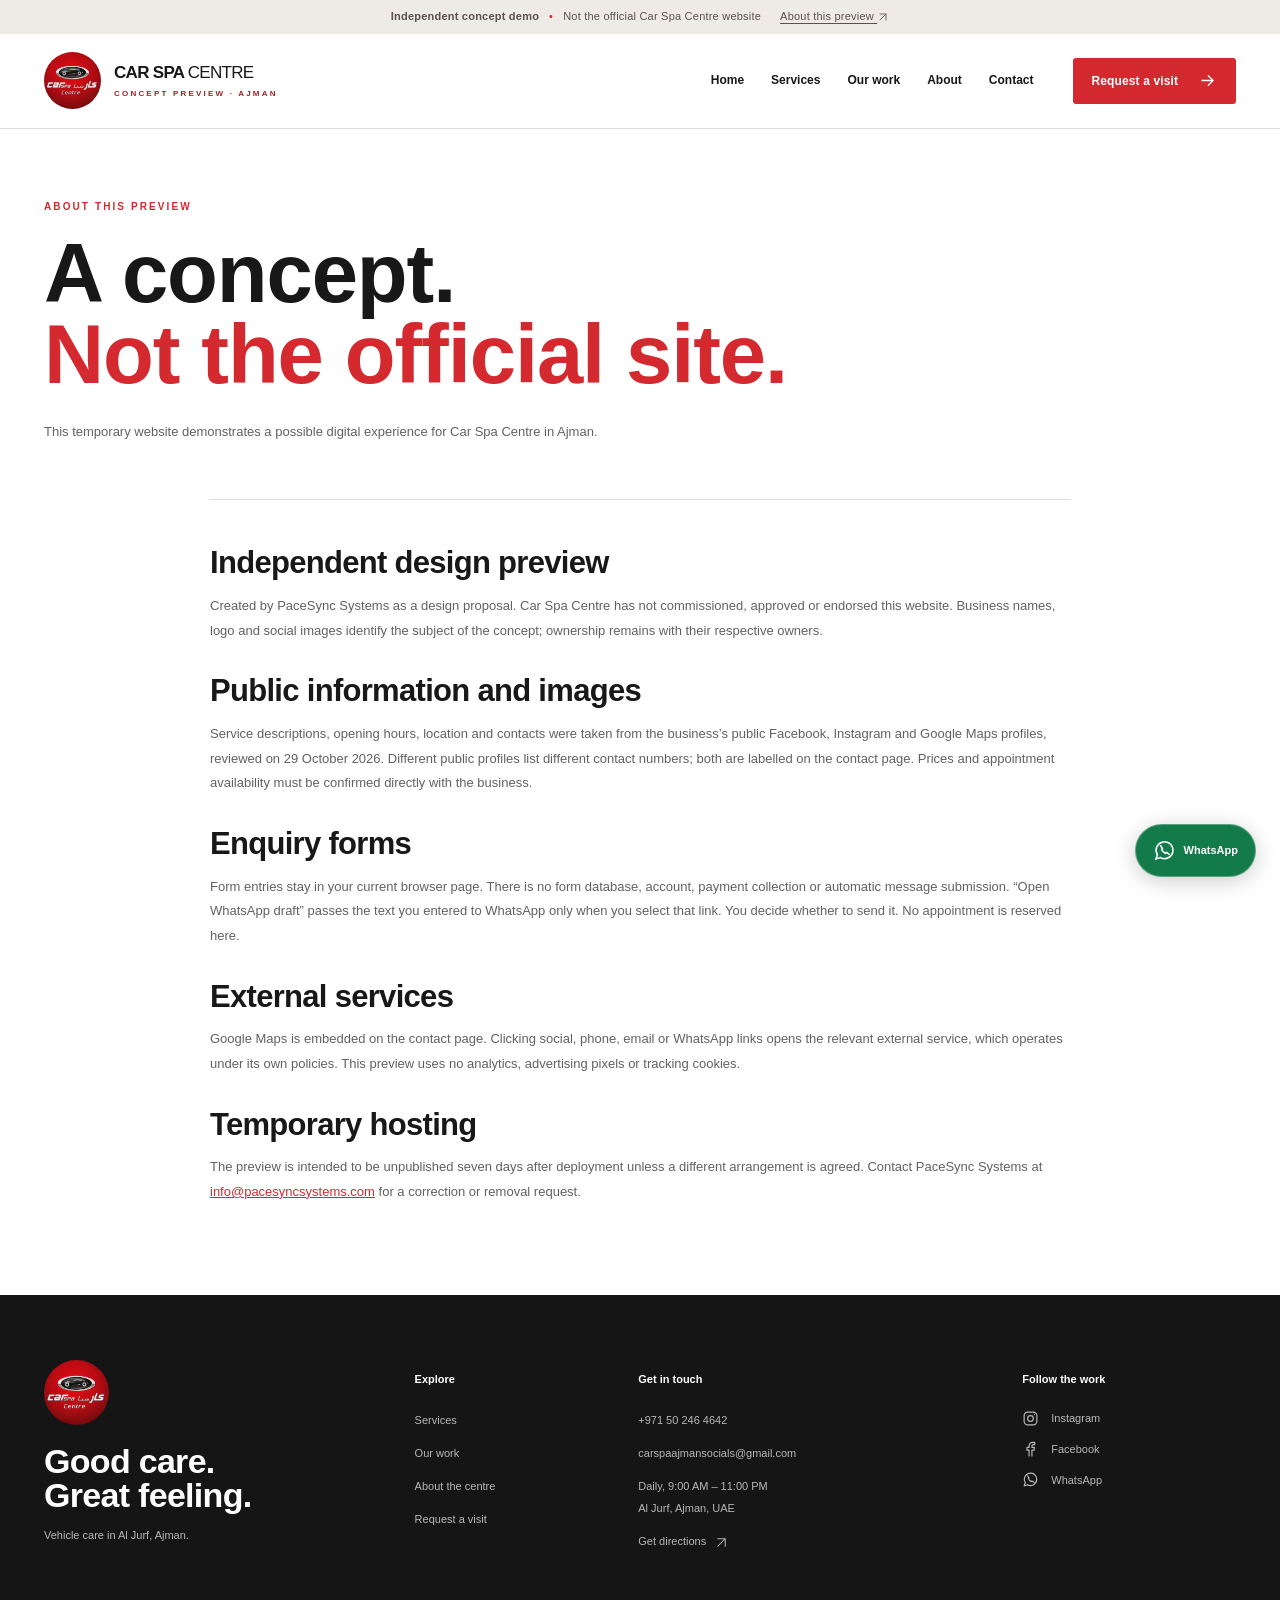
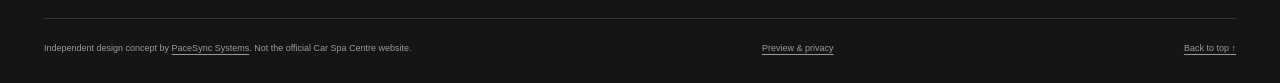
<file: privacy.html>
<!doctype html><html lang="en"><head><meta charset="utf-8"><meta http-equiv="Content-Security-Policy" content="default-src &#x27;self&#x27;; script-src &#x27;self&#x27;; style-src &#x27;self&#x27; https://fonts.googleapis.com; font-src &#x27;self&#x27; https://fonts.gstatic.com; img-src &#x27;self&#x27; data:; frame-src https://www.google.com; connect-src &#x27;none&#x27;; form-action &#x27;none&#x27;; object-src &#x27;none&#x27;; base-uri &#x27;self&#x27;; upgrade-insecure-requests"><meta name="viewport" content="width=device-width,initial-scale=1"><title>About This Preview | Car Spa Centre Concept</title><meta name="description" content="Independent concept preview for Car Spa Centre in Al Jurf, Ajman. Explore vehicle detailing, polishing, PPF, tinting and visit enquiries."><meta name="robots" content="noindex,nofollow,noarchive"><meta name="theme-color" content="#151515"><meta name="referrer" content="strict-origin-when-cross-origin"><meta property="og:title" content="Car Spa Centre | Website Concept"><meta property="og:description" content="A temporary, independent website concept for Car Spa Centre in Ajman."><link rel="icon" type="image/jpeg" href="./assets/logo.jpg"><link rel="preconnect" href="https://fonts.googleapis.com"><link rel="preconnect" href="https://fonts.gstatic.com" crossorigin><link href="https://fonts.googleapis.com/css2?family=Barlow+Condensed:wght@500;600;700;800&family=Manrope:wght@400;500;600;700;800&display=swap" rel="stylesheet"><link href="./assets/style.css" rel="stylesheet"><script src="./assets/app.js" defer></script></head><body id="top"><a class="skip" href="#main">Skip to content</a>
    <div class="preview-ribbon"><strong>Independent concept demo</strong><span>•</span> Not the official Car Spa Centre website <a href="./privacy.html">About this preview <svg class="icon " viewBox="0 0 24 24" fill="none" stroke="currentColor" stroke-width="1.65" stroke-linecap="round" stroke-linejoin="round" aria-hidden="true"><path d="M6 18 18 6M6 6h12v12"/></svg></a></div>
    <header class="site-header"><div class="wrap nav-wrap">
      <a class="brand" href="./index.html" aria-label="Car Spa Centre concept home"><img src="./assets/logo.jpg" width="60" height="60" alt="Car Spa Centre logo"><span>CAR SPA <strong>CENTRE</strong><small>CONCEPT PREVIEW · AJMAN</small></span></a>
      <button class="menu-toggle" aria-label="Open navigation" aria-controls="main-nav" aria-expanded="false"><svg class="icon " viewBox="0 0 24 24" fill="none" stroke="currentColor" stroke-width="1.65" stroke-linecap="round" stroke-linejoin="round" aria-hidden="true"><path d="M4 7h16M4 12h16M4 17h16"/></svg></button>
      <nav id="main-nav" aria-label="Main navigation"><a class="nav-link" href="./index.html">Home</a><a class="nav-link" href="./services.html">Services</a><a class="nav-link" href="./gallery.html">Our work</a><a class="nav-link" href="./about.html">About</a><a class="nav-link" href="./contact.html">Contact</a><a class="btn btn-red" href="./booking.html">Request a visit<svg class="icon " viewBox="0 0 24 24" fill="none" stroke="currentColor" stroke-width="1.65" stroke-linecap="round" stroke-linejoin="round" aria-hidden="true"><path d="M5 12h14M13 6l6 6-6 6"/></svg></a></nav>
    </div></header><main id="main"><section class="page-heading wrap"><div><p class="eyebrow">ABOUT THIS PREVIEW</p><h1>A concept.<br><em>Not the official site.</em></h1><p class="lede">This temporary website demonstrates a possible digital experience for Car Spa Centre in Ajman.</p></div></section><section class="wrap legal-copy"><h2>Independent design preview</h2><p>Created by PaceSync Systems as a design proposal. Car Spa Centre has not commissioned, approved or endorsed this website. Business names, logo and social images identify the subject of the concept; ownership remains with their respective owners.</p><h2>Public information and images</h2><p>Service descriptions, opening hours, location and contacts were taken from the business’s public Facebook, Instagram and Google Maps profiles, reviewed on 29 October 2026. Different public profiles list different contact numbers; both are labelled on the contact page. Prices and appointment availability must be confirmed directly with the business.</p><h2>Enquiry forms</h2><p>Form entries stay in your current browser page. There is no form database, account, payment collection or automatic message submission. “Open WhatsApp draft” passes the text you entered to WhatsApp only when you select that link. You decide whether to send it. No appointment is reserved here.</p><h2>External services</h2><p>Google Maps is embedded on the contact page. Clicking social, phone, email or WhatsApp links opens the relevant external service, which operates under its own policies. This preview uses no analytics, advertising pixels or tracking cookies.</p><h2>Temporary hosting</h2><p>The preview is intended to be unpublished seven days after deployment unless a different arrangement is agreed. Contact PaceSync Systems at <a href="mailto:info@pacesyncsystems.com">info@pacesyncsystems.com</a> for a correction or removal request.</p></section></main><footer class="site-footer"><div class="wrap footer-top">
      <div class="footer-brand"><img src="./assets/logo.jpg" width="78" height="78" alt="Car Spa Centre logo"><h2>Good care.<br>Great feeling.</h2><p>Vehicle care in Al Jurf, Ajman.</p></div>
      <div><h3>Explore</h3><a href="./services.html">Services</a><a href="./gallery.html">Our work</a><a href="./about.html">About the centre</a><a href="./booking.html">Request a visit</a></div>
      <div><h3>Get in touch</h3><a href="tel:+971502464642">+971 50 246 4642</a><a href="mailto:carspaajmansocials@gmail.com">carspaajmansocials@gmail.com</a><p>Daily, 9:00 AM – 11:00 PM<br>Al Jurf, Ajman, UAE</p><a href="https://maps.app.goo.gl/d8m8VU2Wt5PqxQD37" target="_blank" rel="noopener noreferrer">Get directions <svg class="icon " viewBox="0 0 24 24" fill="none" stroke="currentColor" stroke-width="1.65" stroke-linecap="round" stroke-linejoin="round" aria-hidden="true"><path d="M6 18 18 6M6 6h12v12"/></svg></a></div>
      <div><h3>Follow the work</h3><div class="social-links"><a class="" href="https://www.instagram.com/carspacentre_/" target="_blank" rel="noopener noreferrer"><svg class="icon " viewBox="0 0 24 24" fill="none" stroke="currentColor" stroke-width="1.65" stroke-linecap="round" stroke-linejoin="round" aria-hidden="true"><rect x="3" y="3" width="18" height="18" rx="5"/><circle cx="12" cy="12" r="4"/><path d="M17.5 6.5h.01"/></svg><span>Instagram</span></a><a class="" href="https://www.facebook.com/profile.php?id=61586666601255" target="_blank" rel="noopener noreferrer"><svg class="icon " viewBox="0 0 24 24" fill="none" stroke="currentColor" stroke-width="1.65" stroke-linecap="round" stroke-linejoin="round" aria-hidden="true"><path d="M14 21v-8h3l.5-4H14V7c0-1.5.5-2 2-2h2V2h-3c-3 0-5 2-5 5v2H7v4h3v8"/></svg><span>Facebook</span></a><a class="" href="https://wa.me/971522851669" target="_blank" rel="noopener noreferrer"><svg class="icon " viewBox="0 0 24 24" fill="none" stroke="currentColor" stroke-width="1.65" stroke-linecap="round" stroke-linejoin="round" aria-hidden="true"><path d="M20.8 11.7a8.8 8.8 0 0 1-13.1 7.7L3 21l1.6-4.5a8.8 8.8 0 1 1 16.2-4.8Z"/><path d="m8 7 2 3-1 1c1 2 2 3 4 4l1-1 3 2"/></svg><span>WhatsApp</span></a></div></div>
    </div><div class="wrap footer-bottom"><p>Independent design concept by <a href="https://pacesyncsystems.com" target="_blank" rel="noopener noreferrer">PaceSync Systems</a>. Not the official Car Spa Centre website.</p><a href="./privacy.html">Preview & privacy</a><a href="#top">Back to top ↑</a></div></footer>
    <a class="floating-wa" href="https://wa.me/971522851669" target="_blank" rel="noopener noreferrer" aria-label="Open Car Spa Centre WhatsApp"><svg class="icon " viewBox="0 0 24 24" fill="none" stroke="currentColor" stroke-width="1.65" stroke-linecap="round" stroke-linejoin="round" aria-hidden="true"><path d="M20.8 11.7a8.8 8.8 0 0 1-13.1 7.7L3 21l1.6-4.5a8.8 8.8 0 1 1 16.2-4.8Z"/><path d="m8 7 2 3-1 1c1 2 2 3 4 4l1-1 3 2"/></svg><span>WhatsApp</span></a></body></html>
</file>
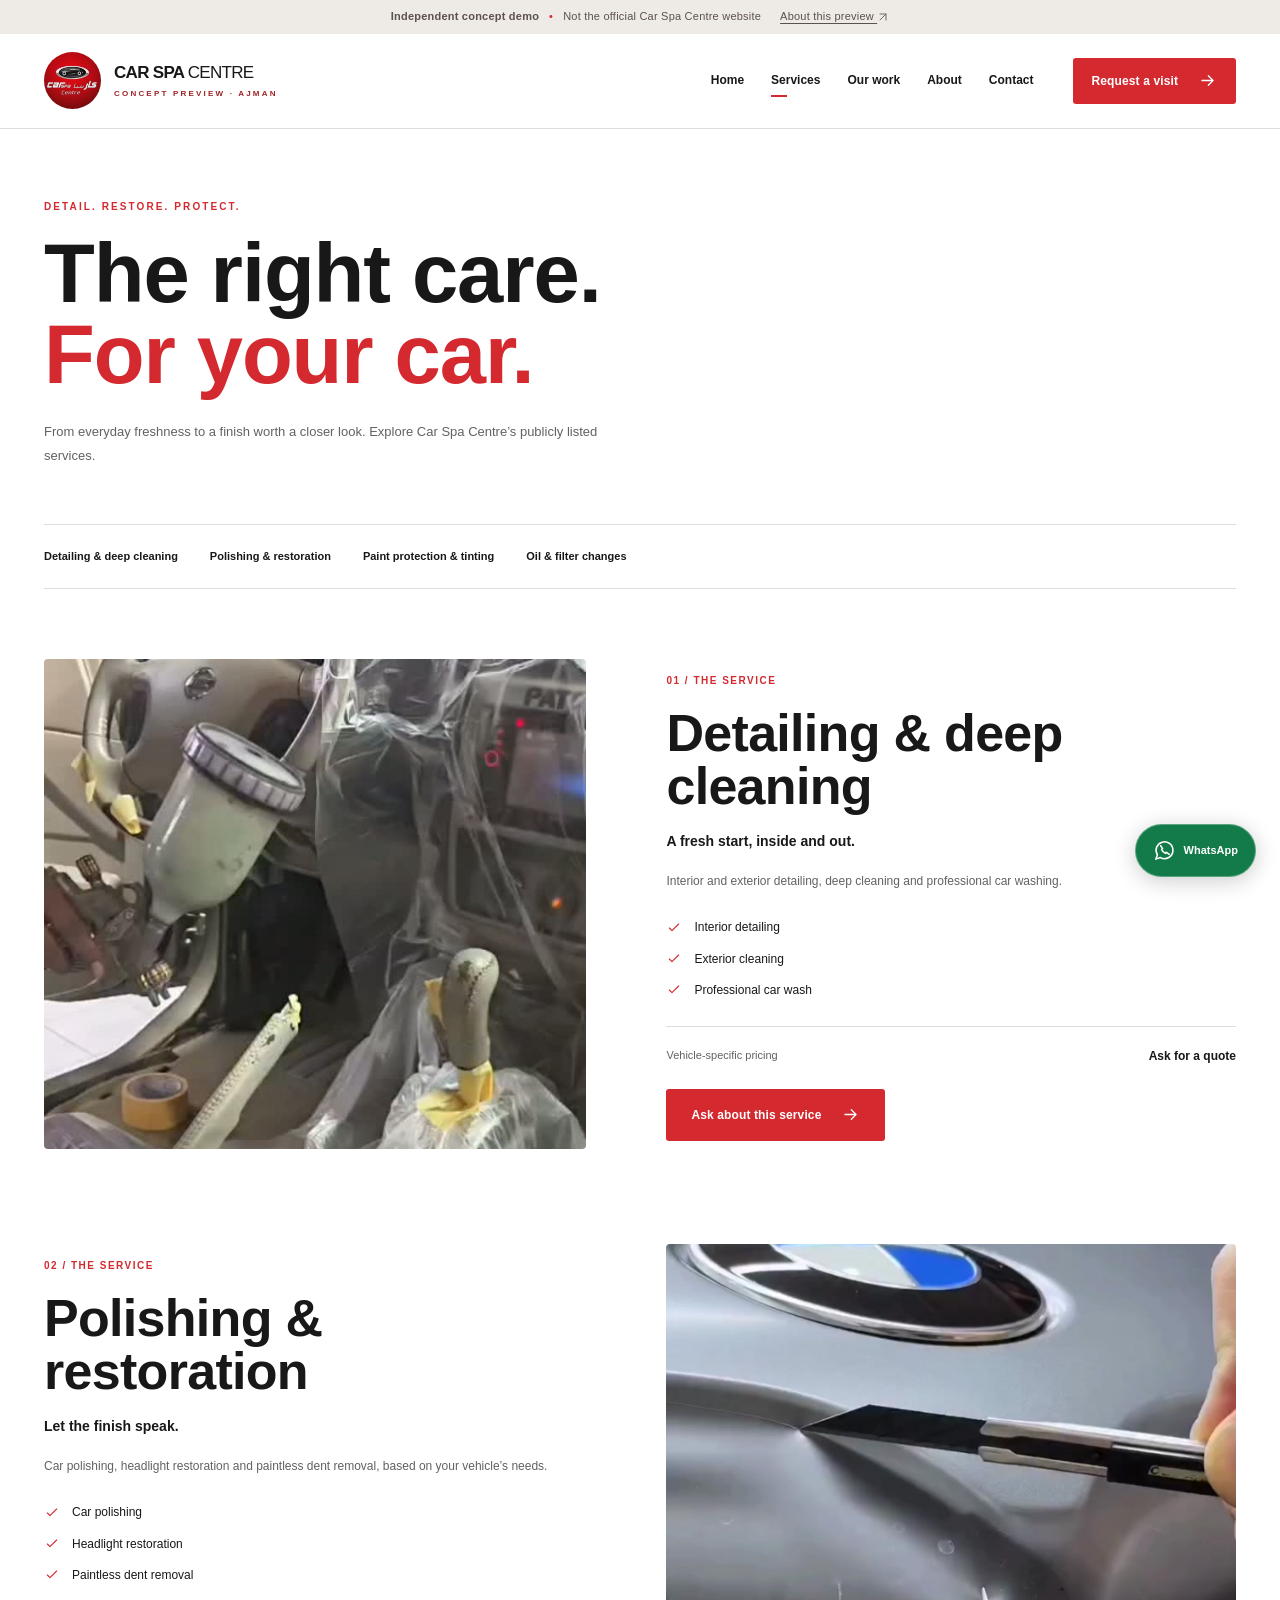
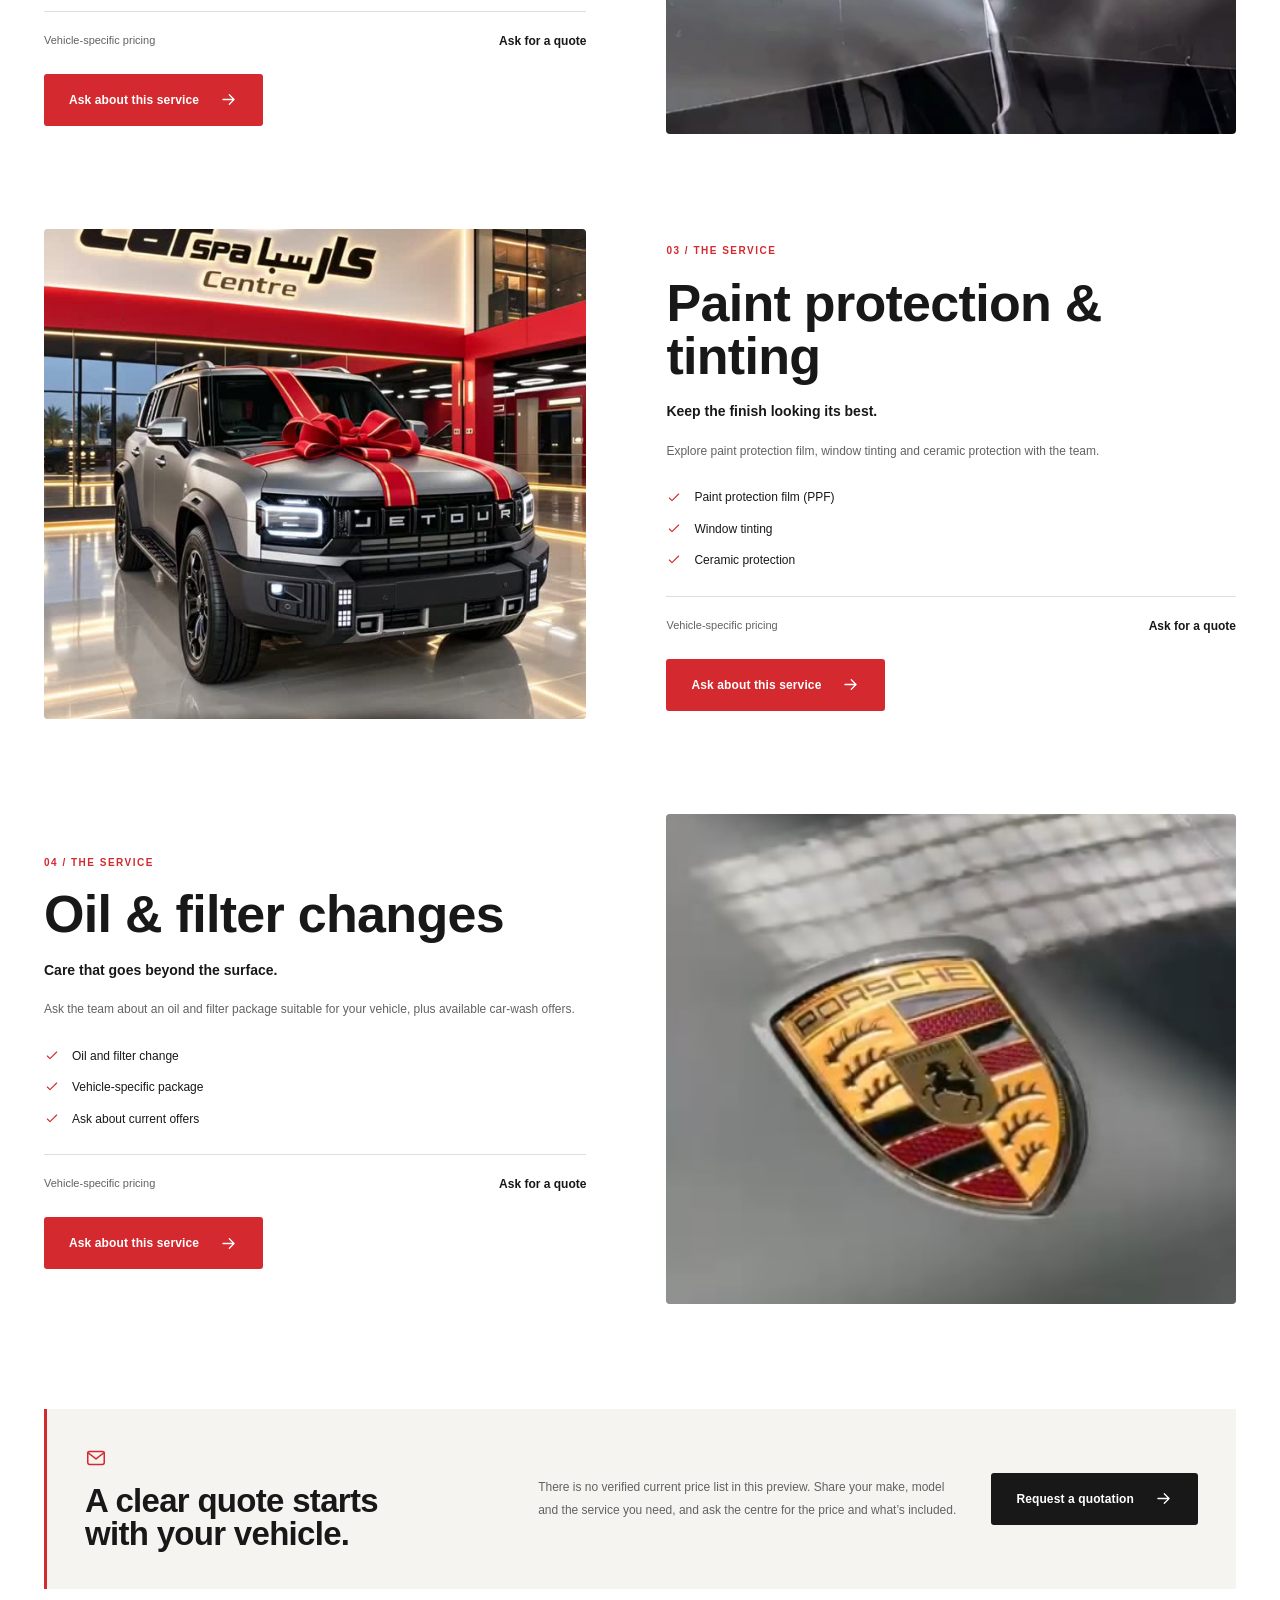
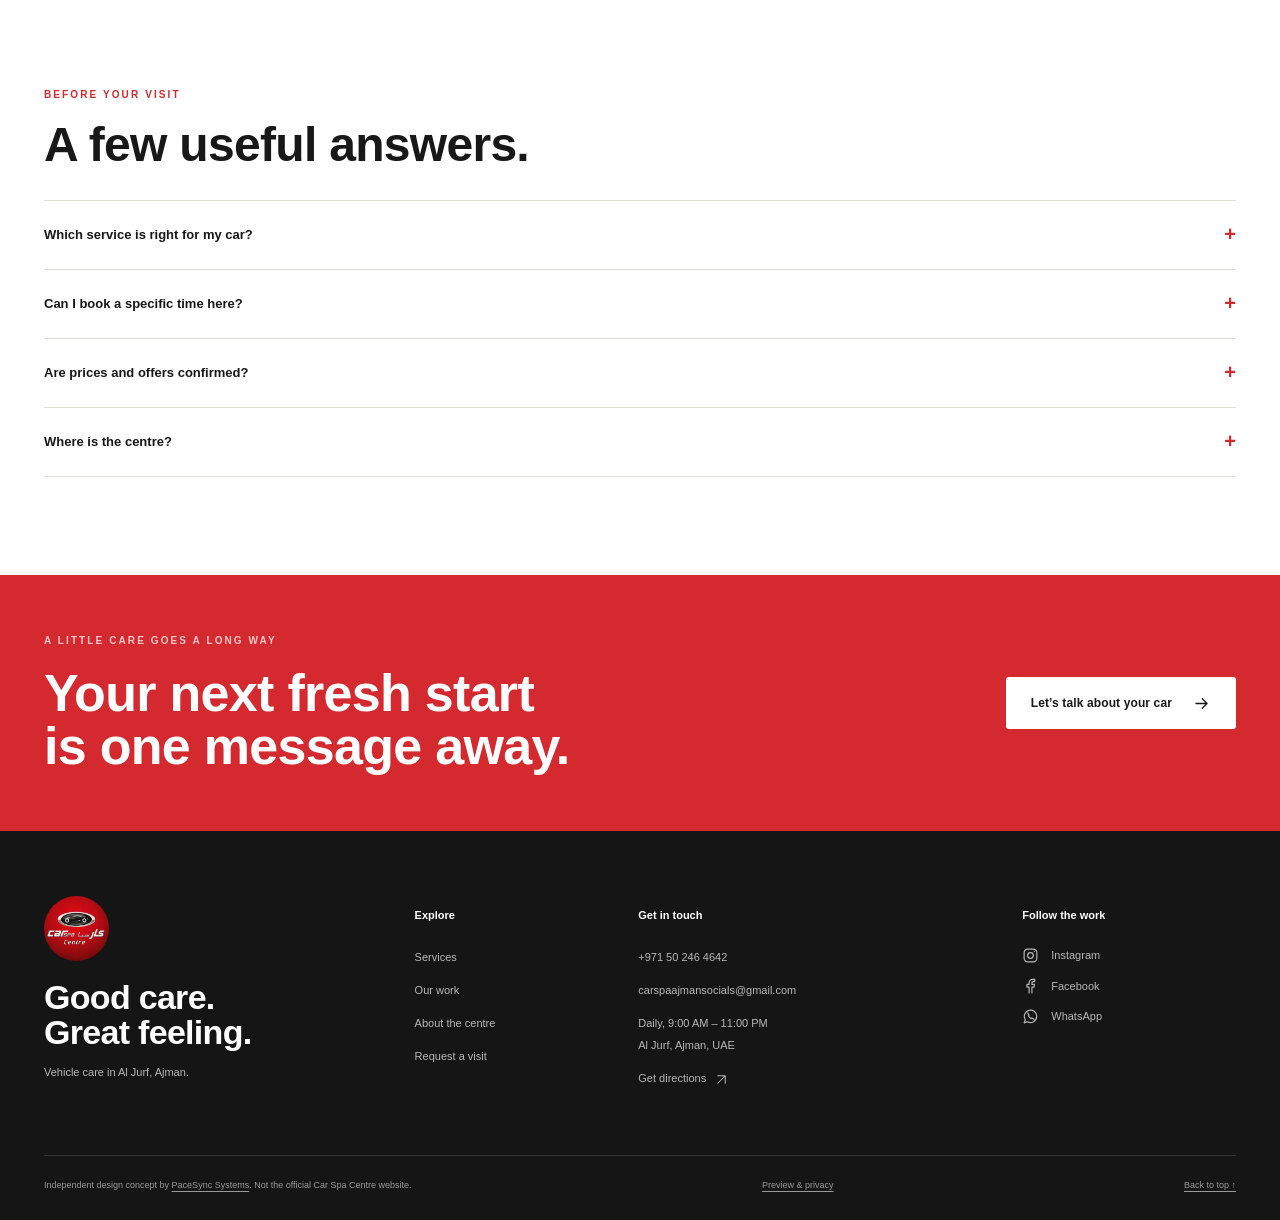
<file: services.html>
<!doctype html><html lang="en"><head><meta charset="utf-8"><meta http-equiv="Content-Security-Policy" content="default-src &#x27;self&#x27;; script-src &#x27;self&#x27;; style-src &#x27;self&#x27; https://fonts.googleapis.com; font-src &#x27;self&#x27; https://fonts.gstatic.com; img-src &#x27;self&#x27; data:; frame-src https://www.google.com; connect-src &#x27;none&#x27;; form-action &#x27;none&#x27;; object-src &#x27;none&#x27;; base-uri &#x27;self&#x27;; upgrade-insecure-requests"><meta name="viewport" content="width=device-width,initial-scale=1"><title>Services | Car Spa Centre Concept</title><meta name="description" content="Independent concept preview for Car Spa Centre in Al Jurf, Ajman. Explore vehicle detailing, polishing, PPF, tinting and visit enquiries."><meta name="robots" content="noindex,nofollow,noarchive"><meta name="theme-color" content="#151515"><meta name="referrer" content="strict-origin-when-cross-origin"><meta property="og:title" content="Car Spa Centre | Website Concept"><meta property="og:description" content="A temporary, independent website concept for Car Spa Centre in Ajman."><link rel="icon" type="image/jpeg" href="./assets/logo.jpg"><link rel="preconnect" href="https://fonts.googleapis.com"><link rel="preconnect" href="https://fonts.gstatic.com" crossorigin><link href="https://fonts.googleapis.com/css2?family=Barlow+Condensed:wght@500;600;700;800&family=Manrope:wght@400;500;600;700;800&display=swap" rel="stylesheet"><link href="./assets/style.css" rel="stylesheet"><script src="./assets/app.js" defer></script></head><body id="top"><a class="skip" href="#main">Skip to content</a>
    <div class="preview-ribbon"><strong>Independent concept demo</strong><span>•</span> Not the official Car Spa Centre website <a href="./privacy.html">About this preview <svg class="icon " viewBox="0 0 24 24" fill="none" stroke="currentColor" stroke-width="1.65" stroke-linecap="round" stroke-linejoin="round" aria-hidden="true"><path d="M6 18 18 6M6 6h12v12"/></svg></a></div>
    <header class="site-header"><div class="wrap nav-wrap">
      <a class="brand" href="./index.html" aria-label="Car Spa Centre concept home"><img src="./assets/logo.jpg" width="60" height="60" alt="Car Spa Centre logo"><span>CAR SPA <strong>CENTRE</strong><small>CONCEPT PREVIEW · AJMAN</small></span></a>
      <button class="menu-toggle" aria-label="Open navigation" aria-controls="main-nav" aria-expanded="false"><svg class="icon " viewBox="0 0 24 24" fill="none" stroke="currentColor" stroke-width="1.65" stroke-linecap="round" stroke-linejoin="round" aria-hidden="true"><path d="M4 7h16M4 12h16M4 17h16"/></svg></button>
      <nav id="main-nav" aria-label="Main navigation"><a class="nav-link" href="./index.html">Home</a><a class="nav-link active" href="./services.html">Services</a><a class="nav-link" href="./gallery.html">Our work</a><a class="nav-link" href="./about.html">About</a><a class="nav-link" href="./contact.html">Contact</a><a class="btn btn-red" href="./booking.html">Request a visit<svg class="icon " viewBox="0 0 24 24" fill="none" stroke="currentColor" stroke-width="1.65" stroke-linecap="round" stroke-linejoin="round" aria-hidden="true"><path d="M5 12h14M13 6l6 6-6 6"/></svg></a></nav>
    </div></header><main id="main"><section class="page-heading wrap"><div><p class="eyebrow">DETAIL. RESTORE. PROTECT.</p><h1>The right care.<br><em>For your car.</em></h1><p class="lede">From everyday freshness to a finish worth a closer look. Explore Car Spa Centre’s publicly listed services.</p></div></section><div class="wrap service-jump" aria-label="Service categories"><a class="" href="#detailing">Detailing & deep cleaning</a><a class="" href="#polishing">Polishing & restoration</a><a class="" href="#protection">Paint protection & tinting</a><a class="" href="#oil">Oil & filter changes</a></div><div class="wrap service-details"><section class="service-detail" id="detailing"><div class="detail-image"><img src="./assets/social-07.jpg" loading="lazy" alt="Detailing &amp; deep cleaning from Car Spa Centre’s public social feed"></div><div class="detail-copy"><span class="service-number">01 / THE SERVICE</span><h2>Detailing & deep cleaning</h2><p class="service-subtitle">A fresh start, inside and out.</p><p>Interior and exterior detailing, deep cleaning and professional car washing.</p><ul class="check-list"><li><svg class="icon " viewBox="0 0 24 24" fill="none" stroke="currentColor" stroke-width="1.65" stroke-linecap="round" stroke-linejoin="round" aria-hidden="true"><path d="m5 12 4 4L19 6"/></svg>Interior detailing</li><li><svg class="icon " viewBox="0 0 24 24" fill="none" stroke="currentColor" stroke-width="1.65" stroke-linecap="round" stroke-linejoin="round" aria-hidden="true"><path d="m5 12 4 4L19 6"/></svg>Exterior cleaning</li><li><svg class="icon " viewBox="0 0 24 24" fill="none" stroke="currentColor" stroke-width="1.65" stroke-linecap="round" stroke-linejoin="round" aria-hidden="true"><path d="m5 12 4 4L19 6"/></svg>Professional car wash</li></ul><div class="quote-line"><span>Vehicle-specific pricing</span><strong>Ask for a quote</strong></div><a class="btn btn-red" href="./booking.html?service=Detailing%20%26%20deep%20cleaning">Ask about this service<svg class="icon " viewBox="0 0 24 24" fill="none" stroke="currentColor" stroke-width="1.65" stroke-linecap="round" stroke-linejoin="round" aria-hidden="true"><path d="M5 12h14M13 6l6 6-6 6"/></svg></a></div></section><section class="service-detail" id="polishing"><div class="detail-image"><img src="./assets/social-23.jpg" loading="lazy" alt="Polishing &amp; restoration from Car Spa Centre’s public social feed"></div><div class="detail-copy"><span class="service-number">02 / THE SERVICE</span><h2>Polishing & restoration</h2><p class="service-subtitle">Let the finish speak.</p><p>Car polishing, headlight restoration and paintless dent removal, based on your vehicle’s needs.</p><ul class="check-list"><li><svg class="icon " viewBox="0 0 24 24" fill="none" stroke="currentColor" stroke-width="1.65" stroke-linecap="round" stroke-linejoin="round" aria-hidden="true"><path d="m5 12 4 4L19 6"/></svg>Car polishing</li><li><svg class="icon " viewBox="0 0 24 24" fill="none" stroke="currentColor" stroke-width="1.65" stroke-linecap="round" stroke-linejoin="round" aria-hidden="true"><path d="m5 12 4 4L19 6"/></svg>Headlight restoration</li><li><svg class="icon " viewBox="0 0 24 24" fill="none" stroke="currentColor" stroke-width="1.65" stroke-linecap="round" stroke-linejoin="round" aria-hidden="true"><path d="m5 12 4 4L19 6"/></svg>Paintless dent removal</li></ul><div class="quote-line"><span>Vehicle-specific pricing</span><strong>Ask for a quote</strong></div><a class="btn btn-red" href="./booking.html?service=Polishing%20%26%20restoration">Ask about this service<svg class="icon " viewBox="0 0 24 24" fill="none" stroke="currentColor" stroke-width="1.65" stroke-linecap="round" stroke-linejoin="round" aria-hidden="true"><path d="M5 12h14M13 6l6 6-6 6"/></svg></a></div></section><section class="service-detail" id="protection"><div class="detail-image"><img src="./assets/social-05.jpg" loading="lazy" alt="Paint protection &amp; tinting from Car Spa Centre’s public social feed"></div><div class="detail-copy"><span class="service-number">03 / THE SERVICE</span><h2>Paint protection & tinting</h2><p class="service-subtitle">Keep the finish looking its best.</p><p>Explore paint protection film, window tinting and ceramic protection with the team.</p><ul class="check-list"><li><svg class="icon " viewBox="0 0 24 24" fill="none" stroke="currentColor" stroke-width="1.65" stroke-linecap="round" stroke-linejoin="round" aria-hidden="true"><path d="m5 12 4 4L19 6"/></svg>Paint protection film (PPF)</li><li><svg class="icon " viewBox="0 0 24 24" fill="none" stroke="currentColor" stroke-width="1.65" stroke-linecap="round" stroke-linejoin="round" aria-hidden="true"><path d="m5 12 4 4L19 6"/></svg>Window tinting</li><li><svg class="icon " viewBox="0 0 24 24" fill="none" stroke="currentColor" stroke-width="1.65" stroke-linecap="round" stroke-linejoin="round" aria-hidden="true"><path d="m5 12 4 4L19 6"/></svg>Ceramic protection</li></ul><div class="quote-line"><span>Vehicle-specific pricing</span><strong>Ask for a quote</strong></div><a class="btn btn-red" href="./booking.html?service=Paint%20protection%20%26%20tinting">Ask about this service<svg class="icon " viewBox="0 0 24 24" fill="none" stroke="currentColor" stroke-width="1.65" stroke-linecap="round" stroke-linejoin="round" aria-hidden="true"><path d="M5 12h14M13 6l6 6-6 6"/></svg></a></div></section><section class="service-detail" id="oil"><div class="detail-image"><img src="./assets/social-20.jpg" loading="lazy" alt="Oil &amp; filter changes from Car Spa Centre’s public social feed"></div><div class="detail-copy"><span class="service-number">04 / THE SERVICE</span><h2>Oil & filter changes</h2><p class="service-subtitle">Care that goes beyond the surface.</p><p>Ask the team about an oil and filter package suitable for your vehicle, plus available car-wash offers.</p><ul class="check-list"><li><svg class="icon " viewBox="0 0 24 24" fill="none" stroke="currentColor" stroke-width="1.65" stroke-linecap="round" stroke-linejoin="round" aria-hidden="true"><path d="m5 12 4 4L19 6"/></svg>Oil and filter change</li><li><svg class="icon " viewBox="0 0 24 24" fill="none" stroke="currentColor" stroke-width="1.65" stroke-linecap="round" stroke-linejoin="round" aria-hidden="true"><path d="m5 12 4 4L19 6"/></svg>Vehicle-specific package</li><li><svg class="icon " viewBox="0 0 24 24" fill="none" stroke="currentColor" stroke-width="1.65" stroke-linecap="round" stroke-linejoin="round" aria-hidden="true"><path d="m5 12 4 4L19 6"/></svg>Ask about current offers</li></ul><div class="quote-line"><span>Vehicle-specific pricing</span><strong>Ask for a quote</strong></div><a class="btn btn-red" href="./booking.html?service=Oil%20%26%20filter%20changes">Ask about this service<svg class="icon " viewBox="0 0 24 24" fill="none" stroke="currentColor" stroke-width="1.65" stroke-linecap="round" stroke-linejoin="round" aria-hidden="true"><path d="M5 12h14M13 6l6 6-6 6"/></svg></a></div></section></div><section class="quote-note wrap"><div><svg class="icon " viewBox="0 0 24 24" fill="none" stroke="currentColor" stroke-width="1.65" stroke-linecap="round" stroke-linejoin="round" aria-hidden="true"><rect x="3" y="5" width="18" height="14" rx="2"/><path d="m3 6 9 7 9-7"/></svg><h2>A clear quote starts<br>with your vehicle.</h2></div><p>There is no verified current price list in this preview. Share your make, model and the service you need, and ask the centre for the price and what’s included.</p><a class="btn btn-dark" href="./contact.html">Request a quotation<svg class="icon " viewBox="0 0 24 24" fill="none" stroke="currentColor" stroke-width="1.65" stroke-linecap="round" stroke-linejoin="round" aria-hidden="true"><path d="M5 12h14M13 6l6 6-6 6"/></svg></a></section><section class="faq-section section wrap"><p class="eyebrow">BEFORE YOUR VISIT</p><h2>A few useful answers.</h2><div class="faq-list"><details><summary>Which service is right for my car?<span>+</span></summary><p>Start with your goal: a fresher interior, a better-looking finish or extra protection. The centre can inspect your vehicle and recommend the right treatment.</p></details><details><summary>Can I book a specific time here?<span>+</span></summary><p>You can prepare a preferred date and time on the visit page. This is a concept preview, so no slot is reserved. The team must confirm availability directly.</p></details><details><summary>Are prices and offers confirmed?<span>+</span></summary><p>Prices depend on the car and service. Ask the centre for a current quotation, package inclusions and any offer terms before agreeing to work.</p></details><details><summary>Where is the centre?<span>+</span></summary><p>Car Spa Centre is listed in Al Jurf / Al Jerf 2, Ajman, UAE. Use the Google Maps directions link for the pinned location.</p></details></div></section><section class="cta-band"><div class="wrap cta-inner"><div><p class="eyebrow light">A LITTLE CARE GOES A LONG WAY</p><h2>Your next fresh start<br>is one message away.</h2></div><a class="btn btn-white" href="./booking.html">Let’s talk about your car<svg class="icon " viewBox="0 0 24 24" fill="none" stroke="currentColor" stroke-width="1.65" stroke-linecap="round" stroke-linejoin="round" aria-hidden="true"><path d="M5 12h14M13 6l6 6-6 6"/></svg></a></div></section></main><footer class="site-footer"><div class="wrap footer-top">
      <div class="footer-brand"><img src="./assets/logo.jpg" width="78" height="78" alt="Car Spa Centre logo"><h2>Good care.<br>Great feeling.</h2><p>Vehicle care in Al Jurf, Ajman.</p></div>
      <div><h3>Explore</h3><a href="./services.html">Services</a><a href="./gallery.html">Our work</a><a href="./about.html">About the centre</a><a href="./booking.html">Request a visit</a></div>
      <div><h3>Get in touch</h3><a href="tel:+971502464642">+971 50 246 4642</a><a href="mailto:carspaajmansocials@gmail.com">carspaajmansocials@gmail.com</a><p>Daily, 9:00 AM – 11:00 PM<br>Al Jurf, Ajman, UAE</p><a href="https://maps.app.goo.gl/d8m8VU2Wt5PqxQD37" target="_blank" rel="noopener noreferrer">Get directions <svg class="icon " viewBox="0 0 24 24" fill="none" stroke="currentColor" stroke-width="1.65" stroke-linecap="round" stroke-linejoin="round" aria-hidden="true"><path d="M6 18 18 6M6 6h12v12"/></svg></a></div>
      <div><h3>Follow the work</h3><div class="social-links"><a class="" href="https://www.instagram.com/carspacentre_/" target="_blank" rel="noopener noreferrer"><svg class="icon " viewBox="0 0 24 24" fill="none" stroke="currentColor" stroke-width="1.65" stroke-linecap="round" stroke-linejoin="round" aria-hidden="true"><rect x="3" y="3" width="18" height="18" rx="5"/><circle cx="12" cy="12" r="4"/><path d="M17.5 6.5h.01"/></svg><span>Instagram</span></a><a class="" href="https://www.facebook.com/profile.php?id=61586666601255" target="_blank" rel="noopener noreferrer"><svg class="icon " viewBox="0 0 24 24" fill="none" stroke="currentColor" stroke-width="1.65" stroke-linecap="round" stroke-linejoin="round" aria-hidden="true"><path d="M14 21v-8h3l.5-4H14V7c0-1.5.5-2 2-2h2V2h-3c-3 0-5 2-5 5v2H7v4h3v8"/></svg><span>Facebook</span></a><a class="" href="https://wa.me/971522851669" target="_blank" rel="noopener noreferrer"><svg class="icon " viewBox="0 0 24 24" fill="none" stroke="currentColor" stroke-width="1.65" stroke-linecap="round" stroke-linejoin="round" aria-hidden="true"><path d="M20.8 11.7a8.8 8.8 0 0 1-13.1 7.7L3 21l1.6-4.5a8.8 8.8 0 1 1 16.2-4.8Z"/><path d="m8 7 2 3-1 1c1 2 2 3 4 4l1-1 3 2"/></svg><span>WhatsApp</span></a></div></div>
    </div><div class="wrap footer-bottom"><p>Independent design concept by <a href="https://pacesyncsystems.com" target="_blank" rel="noopener noreferrer">PaceSync Systems</a>. Not the official Car Spa Centre website.</p><a href="./privacy.html">Preview & privacy</a><a href="#top">Back to top ↑</a></div></footer>
    <a class="floating-wa" href="https://wa.me/971522851669" target="_blank" rel="noopener noreferrer" aria-label="Open Car Spa Centre WhatsApp"><svg class="icon " viewBox="0 0 24 24" fill="none" stroke="currentColor" stroke-width="1.65" stroke-linecap="round" stroke-linejoin="round" aria-hidden="true"><path d="M20.8 11.7a8.8 8.8 0 0 1-13.1 7.7L3 21l1.6-4.5a8.8 8.8 0 1 1 16.2-4.8Z"/><path d="m8 7 2 3-1 1c1 2 2 3 4 4l1-1 3 2"/></svg><span>WhatsApp</span></a></body></html>
</file>
<file: assets/style.css>
:root{--red:#d3292f;--red-dark:#ae1e25;--ink:#181818;--muted:#626262;--paper:#fff;--soft:#f5f4f1;--line:#deded9;--display:'Barlow Condensed',Impact,'Arial Narrow',sans-serif;--sans:Manrope,Arial,sans-serif}*{box-sizing:border-box}html{scroll-behavior:smooth;scroll-padding-top:124px}body{margin:0;background:var(--paper);color:var(--ink);font-family:var(--sans);font-size:15px;line-height:1.7}h1,h2,h3,p{margin:0}h1,h2,h3{line-height:1.05}a{color:inherit;text-decoration:none}button,input,select,textarea{font:inherit}button,a,input,textarea,select{-webkit-tap-highlight-color:transparent}button{cursor:pointer}a,button{touch-action:manipulation}img{max-width:100%;display:block}button{color:inherit}button:focus-visible,a:focus-visible,summary:focus-visible{outline:3px solid #e88b19;outline-offset:4px}input:focus,select:focus,textarea:focus{outline:2px solid var(--red);outline-offset:1px}[hidden]{display:none!important}.wrap{width:min(1280px,calc(100% - 88px));margin:auto}.icon{width:22px;height:22px;flex-shrink:0;vertical-align:middle}.sr-only{position:absolute;width:1px;height:1px;padding:0;overflow:hidden;clip:rect(0,0,0,0);white-space:nowrap;border:0}.skip{position:fixed;left:16px;top:-80px;z-index:100;padding:12px 20px;background:white;color:black}.skip:focus{top:12px}.preview-ribbon{display:flex;gap:10px;justify-content:center;align-items:center;background:#eeeae5;color:#5c514e;font-size:11px;letter-spacing:.02em;padding:6px 18px;min-height:30px}.preview-ribbon a{margin-left:18px;text-decoration:underline;text-underline-offset:3px}.preview-ribbon .icon{width:12px;height:12px}.preview-ribbon span{color:var(--red)}.site-header{position:sticky;top:0;background:#fff;z-index:30;border-bottom:1px solid var(--line)}.nav-wrap{height:94px;display:flex;justify-content:space-between;align-items:center;gap:24px}.brand{display:flex;align-items:center;gap:13px;line-height:1}.brand img{width:57px;height:57px;border-radius:50%;object-fit:cover}.brand>span{font-size:17px;font-weight:800;letter-spacing:-.7px}.brand strong{font-weight:500}.brand small{display:block;font-size:8px;font-weight:700;letter-spacing:2.2px;margin-top:9px;color:var(--muted)}nav{display:flex;align-items:center;gap:27px}.nav-link{font-size:12px;font-weight:700;position:relative;padding:12px 0}.nav-link.active:after{content:'';position:absolute;bottom:6px;left:0;width:16px;height:2px;background:var(--red)}.nav-link:hover{color:var(--red)}.btn{display:inline-flex;align-items:center;justify-content:center;gap:20px;min-height:52px;padding:15px 24px;border:1px solid transparent;border-radius:3px;font-size:12px;line-height:1.5;font-weight:800;letter-spacing:.01em;transition:background .2s,transform .2s;white-space:normal}.btn:hover{transform:translateY(-2px)}.btn-red{color:white;background:var(--red)}.btn-red:hover{background:var(--red-dark)}.btn-dark{background:var(--ink);color:#fff}.btn-dark:hover{background:#383838}.btn-white{background:#fff;color:var(--ink)}.btn-white:hover{background:#f4e4e4}.btn-outline{border:1px solid var(--line);background:white;gap:10px}.btn-outline:hover{border-color:var(--ink)}nav .btn{margin-left:12px;min-height:46px;padding:12px 18px}.btn .icon{width:19px;height:19px}.menu-toggle{display:none;background:none;border:0;padding:12px}.hero{background:#151515;color:white;overflow:hidden}.hero-layout{display:grid;grid-template-columns:1.06fr 1fr;min-height:675px;position:relative}.hero-copy{padding:65px 35px 44px 0;position:relative;z-index:1}.eyebrow{font-size:10px;font-weight:800;letter-spacing:2.1px;color:var(--red);line-height:1.6;margin-bottom:18px}.eyebrow.light{color:#ffc6c6}.hero .eyebrow{color:#e9c4c3;display:flex;align-items:center;gap:10px}.red-line{width:28px;height:2px;background:var(--red);display:inline-block}.hero h1{font:800 clamp(70px,7.7vw,118px)/.94 var(--display);letter-spacing:-1.9px;margin:19px 0 24px}.hero h1 em{font-style:normal;color:#ed3a42}.hero-description{font-size:14px;line-height:1.8;color:#cecece;max-width:430px}.hero-actions{display:flex;gap:30px;align-items:center;margin-top:31px}.text-link{display:inline-flex;align-items:center;gap:15px;font-size:12px;font-weight:800;color:white;padding:7px 0;line-height:1.4}.text-link .icon{width:19px;height:19px}.text-link:hover{color:#ea454a}.text-link.dark{color:var(--ink);border-bottom:1px solid var(--ink)}.text-link.dark:hover{color:var(--red);border-color:var(--red)}.hero-location{display:flex;gap:13px;align-items:center;padding-top:28px;margin-top:40px;border-top:1px solid #424242;max-width:385px;font-size:12px}.hero-location>.icon{color:#ed3a42}.hero-location span{font-size:10px;color:#a4a4a4;display:block}.hero-location a{margin-left:auto}.hero-image{position:relative;min-height:100%;margin-right:calc((100vw - min(1280px,100vw - 88px)) / -2);overflow:hidden;background:#333}.hero-image>img{width:100%;height:100%;object-fit:cover;object-position:center 53%;position:absolute}.hero-image:after{content:'';position:absolute;inset:0;background:linear-gradient(90deg,rgba(21,21,21,.18),transparent 40%),linear-gradient(0deg,rgba(0,0,0,.65),transparent 35%);pointer-events:none}.image-side-note{position:absolute;left:0;top:42px;writing-mode:vertical-rl;transform:rotate(180deg);padding:18px 12px;background:var(--red);font-size:9px;font-weight:800;letter-spacing:2.5px;z-index:2}.image-corner{position:absolute;right:40px;top:35px;font-size:10px;font-weight:600;text-align:right;letter-spacing:2px;z-index:2;line-height:1.7;text-shadow:0 1px 8px #000}.image-corner strong{font-size:11px;color:white}.hero-image-link{position:absolute;right:40px;bottom:38px;z-index:3;display:flex;align-items:center;gap:25px;font-size:12px;font-weight:800;border-bottom:1px solid #bbb;padding-bottom:8px}.service-marquee{background:var(--red);overflow:hidden;color:white;padding:16px 0}.service-marquee>div{display:flex;align-items:center;justify-content:center;gap:34px;white-space:nowrap;font:600 17px var(--display);letter-spacing:1.2px}.service-marquee span{font-size:12px;opacity:.65}.section{padding-top:98px;padding-bottom:98px}.section-heading{display:flex;justify-content:space-between;gap:44px;align-items:flex-end;margin-bottom:38px}.section-heading h2,h2{font-family:var(--display);font-weight:600;font-size:clamp(38px,4.3vw,60px);letter-spacing:-.7px;line-height:1.02}.section-heading>div:last-child>p{font-size:12px;color:var(--muted);line-height:1.9;margin-bottom:13px}.services-grid{display:grid;grid-template-columns:repeat(4,1fr);gap:22px}.service-card{display:block}.service-photo{position:relative;aspect-ratio:4/4.4;background:#ddd;overflow:hidden;border-radius:4px}.service-photo>img{width:100%;height:100%;object-fit:cover;transition:transform .5s}.service-card:hover .service-photo>img{transform:scale(1.04)}.service-photo:after{content:'';position:absolute;inset:50% 0 0;background:linear-gradient(transparent,#0006)}.service-photo>span{position:absolute;left:17px;top:13px;z-index:1;color:white;font:500 25px var(--display);text-shadow:0 2px 8px #000}.service-photo>.icon{position:absolute;bottom:17px;right:17px;color:white;z-index:1}.service-info{padding:20px 0 0;border-top:2px solid var(--red);margin-top:12px}.service-info h3{font-size:16px;line-height:1.4;font-weight:800;letter-spacing:-.4px}.service-info p{font-size:11px;color:var(--muted);margin-top:8px}.care-finder{background:var(--soft);padding:75px 0}.finder-layout{display:grid;grid-template-columns:.8fr 1.2fr;gap:80px;align-items:center}.finder-layout>div>p:not(.eyebrow){font-size:12px;color:var(--muted);margin-top:20px}.finder-panel{background:white;border:1px solid var(--line);padding:28px;border-radius:5px}.finder-options{display:flex;gap:8px;flex-wrap:wrap;margin-bottom:29px}.finder-option{display:flex;align-items:center;justify-content:space-between;gap:14px;padding:12px 13px;background:#fff;border:1px solid var(--line);font-size:11px;font-weight:800;border-radius:2px;flex:1}.finder-option.selected{background:var(--ink);border-color:var(--ink);color:#fff}.finder-option .icon{width:15px;height:15px}.finder-result{border-top:1px solid var(--line);padding-top:25px}.tiny-label{font-size:9px;letter-spacing:1.5px;color:var(--red);font-weight:800}.finder-result h3{font:600 31px var(--display);margin:9px 0}.finder-result p{font-size:12px;color:var(--muted);max-width:440px;margin-bottom:13px;min-height:42px}.gallery-grid{display:grid;grid-template-columns:repeat(3,1fr);gap:32px 24px}.gallery-card{min-width:0}.gallery-open{border:0;padding:0;display:block;width:100%;position:relative;overflow:hidden;background:#222;border-radius:4px}.gallery-open>img{width:100%;aspect-ratio:4/4.9;object-fit:cover;transition:transform .5s}.gallery-open:hover>img{transform:scale(1.04)}.home-gallery .gallery-open>img{aspect-ratio:4/4.4}.gallery-zoom{position:absolute;right:15px;bottom:15px;width:38px;height:38px;display:grid;place-items:center;background:white;border-radius:50%;color:var(--ink)}.gallery-caption{padding-top:16px;display:flex;justify-content:space-between;align-items:center;gap:15px}.gallery-caption span{font-size:9px;letter-spacing:1.2px;text-transform:uppercase;color:var(--red);font-weight:800}.gallery-caption h3{font-size:12px;margin-top:8px;line-height:1.5;font-weight:700}.source-link{padding:8px;color:var(--muted)}.source-link:hover{color:var(--red)}.source-link .icon{width:18px;height:18px}.visit-section{background:var(--soft)}.visit-layout{display:grid;grid-template-columns:1fr 1fr;gap:90px;align-items:center;padding:65px 0}.visit-photo{position:relative;overflow:hidden;border-radius:4px}.visit-photo img{width:100%;height:540px;object-fit:cover;object-position:center 60%}.photo-note{position:absolute;bottom:24px;left:24px;color:white;background:#171717;padding:11px 18px;font-size:10px;letter-spacing:.5px}.visit-copy>p:not(.eyebrow){font-size:13px;line-height:1.9;color:var(--muted);margin:22px 0 28px;max-width:430px}.detail-row{display:flex;align-items:center;gap:16px;margin:19px 0;font-size:12px}.detail-row>.icon{color:var(--red)}.detail-row strong{display:block;font-weight:800}.detail-row span{display:block;color:var(--muted);font-size:11px;margin-top:3px}.visit-copy>.btn{margin-top:18px}.cta-band{background:var(--red);color:white;padding:58px 0}.cta-inner{display:flex;justify-content:space-between;align-items:center;gap:35px}.cta-inner h2{font-size:52px}.site-footer{background:#151515;color:#ddd;padding-top:65px}.footer-top{display:grid;grid-template-columns:1.2fr .65fr 1.25fr .8fr;gap:50px;padding-bottom:55px}.footer-brand img{width:65px;height:65px;border-radius:50%;margin-bottom:19px}.footer-brand h2{font-size:34px;color:white}.footer-brand p{font-size:10px;color:#9b9b9b;margin-top:12px}.footer-top h3{font-size:11px;color:#fff;margin:14px 0 24px}.footer-top>div>a,.footer-top>div>p{font-size:11px;display:block;line-height:2;margin:11px 0;color:#b7b7b7;overflow-wrap:anywhere}.footer-top a:hover{color:white}.footer-top>div>a>.icon{width:15px;height:15px;margin-left:5px}.social-links{display:flex;flex-direction:column;gap:12px;font-size:11px;color:#b7b7b7}.social-links a{display:flex;align-items:center;gap:12px}.social-links .icon{width:17px;height:17px}.footer-bottom{display:flex;align-items:center;justify-content:space-between;gap:30px;border-top:1px solid #353535;padding:22px 0 27px;font-size:9px;color:#999}.footer-bottom a{text-decoration:underline;text-underline-offset:3px;white-space:nowrap}.footer-bottom p>a{white-space:normal}.floating-wa{position:fixed;bottom:23px;right:24px;display:flex;align-items:center;gap:8px;background:#137a49;color:white;border:1px solid #ffffff4d;border-radius:40px;padding:14px 17px;box-shadow:0 4px 22px #0003;z-index:25;font-size:11px;font-weight:800}.floating-wa:hover{background:#096237}.floating-wa .icon{width:23px;height:23px}.page-heading{display:flex;justify-content:space-between;gap:40px;align-items:flex-end;padding-top:70px;padding-bottom:55px}.page-heading h1{font:600 clamp(58px,6.5vw,88px)/.98 var(--display);letter-spacing:-1.1px}.page-heading h1 em{color:var(--red);font-style:normal}.page-heading .lede{font-size:13px;line-height:1.9;color:var(--muted);margin-top:24px;max-width:600px}.service-jump{display:flex;gap:32px;padding:22px 0;border-top:1px solid var(--line);border-bottom:1px solid var(--line);margin-bottom:50px;font-size:11px;font-weight:800;flex-wrap:wrap}.service-jump a:hover{color:var(--red)}.service-details{padding-bottom:30px}.service-detail{display:grid;grid-template-columns:1fr 1.05fr;gap:80px;padding:20px 0 75px;align-items:center;scroll-margin-top:125px}.service-detail:nth-child(even) .detail-image{order:2}.detail-image{height:490px;overflow:hidden;background:#ddd;border-radius:4px}.detail-image img{width:100%;height:100%;object-fit:cover}.service-number{color:var(--red);font-size:10px;letter-spacing:1.5px;font-weight:800}.detail-copy h2{font-size:52px;margin-top:15px}.detail-copy>p{font-size:12px;color:var(--muted);line-height:1.9;margin:15px 0}.detail-copy>p.service-subtitle{font-weight:800;color:var(--ink);font-size:14px}.check-list{list-style:none;padding:0;margin:25px 0;font-size:12px}.check-list li{display:flex;align-items:center;gap:12px;margin:11px 0}.check-list .icon{width:16px;height:16px;color:var(--red)}.quote-line{border-top:1px solid var(--line);padding-top:19px;margin:23px 0;display:flex;justify-content:space-between;gap:20px;font-size:11px}.quote-line>span{color:var(--muted)}.quote-line>strong{font-size:12px}.quote-note{background:var(--soft);padding:38px;display:grid;grid-template-columns:1fr 1fr auto;gap:35px;align-items:center;border-left:3px solid var(--red)}.quote-note>div>.icon{color:var(--red);margin-bottom:15px}.quote-note h2{font-size:33px}.quote-note>p{font-size:12px;color:var(--muted);line-height:1.9}.faq-section h2{font-size:48px}.faq-list{margin-top:30px;border-top:1px solid var(--line)}details{border-bottom:1px solid var(--line);padding:23px 0}summary{cursor:pointer;font-size:13px;font-weight:800;display:flex;list-style:none;justify-content:space-between;gap:20px}summary::-webkit-details-marker{display:none}summary>span{color:var(--red);font-size:20px;line-height:1}details[open] summary>span{transform:rotate(45deg)}details p{font-size:12px;color:var(--muted);line-height:1.9;margin-top:16px;max-width:780px}.gallery-section{padding-bottom:90px}.gallery-filters{display:flex;gap:10px;flex-wrap:wrap;border-top:1px solid var(--line);padding-top:26px}.gallery-filter{font-size:11px;border:1px solid var(--line);padding:11px 23px;background:white;border-radius:2px;font-weight:700}.gallery-filter.selected{background:var(--ink);color:#fff;border-color:var(--ink)}.gallery-count{font-size:10px;color:var(--muted);margin:24px 0}.source-note{font-size:10px;color:var(--muted);max-width:680px;margin-top:34px;line-height:1.9}.center-link{text-align:center;margin-top:40px}.about-layout{display:grid;grid-template-columns:1fr 1fr;gap:90px;align-items:center;padding:8px 0 30px}.about-photo{height:630px;overflow:hidden;border-radius:4px}.about-photo img{width:100%;height:100%;object-fit:cover}.about-copy>p:not(.eyebrow){font-size:12px;line-height:1.9;color:var(--muted);margin:21px 0}.about-copy h2{font-size:52px}.about-facts{margin:28px 0;border-top:1px solid var(--line)}.about-facts>div{display:flex;justify-content:space-between;gap:25px;padding:16px 0;border-bottom:1px solid var(--line);font-size:11px}.about-facts>div>span{color:var(--muted)}.steps-grid{display:grid;grid-template-columns:repeat(3,1fr);gap:50px;margin-top:40px}.steps-grid article{border-top:1px solid var(--line);padding-top:22px}.steps-grid article>span{color:var(--red);font:600 38px var(--display)}.steps-grid h3{font-size:18px;line-height:1.3;margin:18px 0 13px}.steps-grid p{font-size:12px;color:var(--muted);line-height:1.9}.contact-layout{display:grid;grid-template-columns:.9fr 1.25fr;gap:80px;padding-bottom:30px;align-items:start}.contact-tile{display:flex;align-items:flex-start;gap:20px;padding:25px 0;border-top:1px solid var(--line)}.contact-tile>.icon{color:var(--red);width:26px;height:26px;margin-top:4px}.contact-tile>span{display:flex;flex-direction:column;min-width:0}.contact-tile small{font-size:8px;letter-spacing:1px;font-weight:800;color:var(--muted)}.contact-tile strong{font-size:21px;margin:7px 0;font-weight:700;letter-spacing:-.5px}.contact-tile>span>span{font-size:10px;display:flex;align-items:center;gap:16px}.contact-tile>span>span>.icon{width:15px;height:15px}.email-tile strong{font-size:15px;overflow-wrap:anywhere}.contact-hours{display:flex;gap:20px;padding:25px 0;border-top:1px solid var(--line);font-size:12px}.contact-hours>.icon{color:var(--red)}.contact-hours p{color:var(--muted);font-size:11px;margin-top:8px}.social-buttons{display:flex;gap:10px;flex-wrap:wrap;margin-top:10px}.form-shell{padding:34px;background:var(--soft);border:1px solid #e9e7e1;border-radius:5px}.form-shell h2{font-size:38px;margin-bottom:27px}.form-shell .eyebrow{margin-bottom:12px}.form-grid{display:grid;grid-template-columns:1fr 1fr;gap:20px 15px}.field{min-width:0}.field.full{grid-column:1/-1}.field label{font-size:10px;font-weight:800;display:block;margin-bottom:8px}.field label>span{font-weight:500;color:var(--muted)}.field input,.field select,.field textarea{width:100%;border:1px solid #d8d5ce;background:#fff;border-radius:3px;padding:12px 13px;min-height:46px;font-size:12px;color:var(--ink);appearance:auto}.field textarea{resize:vertical}.field small{display:block;color:var(--muted);font-size:9px;line-height:1.7;margin-top:6px}.form-demo-note{display:flex;gap:12px;padding:16px 0 20px;font-size:10px;color:var(--muted);line-height:1.8}.form-demo-note .icon{color:var(--red);width:17px;height:17px;margin-top:3px}.form-demo-note strong{color:var(--ink)}.enquiry-form>.btn{width:100%}.form-privacy{font-size:9px;text-align:center;margin-top:15px;color:var(--muted)}.form-privacy>a{text-decoration:underline}.request-result{background:white;border:1px solid var(--line);border-top:3px solid var(--red);padding:23px;margin-top:25px;border-radius:3px}.request-result h3{font:600 30px var(--display);margin-bottom:15px}.request-result p:not(.eyebrow){font-size:11px;color:var(--muted);line-height:1.8;margin:12px 0}.request-summary{white-space:pre-wrap;overflow-wrap:anywhere;background:var(--soft);padding:15px}.request-result .btn{width:100%;margin-top:8px}.copy-request{background:none;border:0;font-size:10px;display:flex;margin-top:15px}.copy-status{font-size:10px;color:#17643c}.location-layout{display:grid;grid-template-columns:.7fr 1.3fr;gap:80px;align-items:center}.location-copy h2{font-size:56px}.location-copy>p:not(.eyebrow){font-size:13px;margin:20px 0;color:var(--muted)}.location-copy small{display:block;font-size:9px;color:var(--muted);margin-top:13px}.map-box{height:430px;border:1px solid var(--line);border-radius:5px;background:#e9e7e1;overflow:hidden}.map-box iframe{width:100%;height:100%;border:0}.booking-layout{display:grid;grid-template-columns:.85fr 1.15fr;gap:65px;padding-bottom:90px;align-items:start}.booking-photo{height:380px;overflow:hidden;border-radius:4px}.booking-photo>img{width:100%;height:100%;object-fit:cover;object-position:center 50%}.booking-info{padding:28px 0}.booking-info h2{font-size:34px}.booking-info .check-list{font-size:11px}.legal-copy{max-width:860px;margin-bottom:90px;padding-top:15px;border-top:1px solid var(--line)}.legal-copy h2{font-size:31px;margin:32px 0 15px}.legal-copy p{font-size:13px;color:var(--muted);line-height:1.9}.legal-copy a{color:var(--red);text-decoration:underline}.lightbox{border:0;padding:20px;border-radius:5px;background:#161616;color:white;max-width:min(850px,92vw);max-height:94vh;overflow:auto;box-shadow:0 20px 100px #0008}.lightbox::backdrop{background:#000d}.lightbox>img{max-height:74vh;width:auto;max-width:100%;margin:auto;object-fit:contain}.lightbox>div{display:flex;align-items:center;justify-content:space-between;gap:20px;padding:17px 0 0}.lightbox-title{font-size:12px}.lightbox-source{font-size:10px;color:#d5d5d5}.lightbox-source .icon{width:14px;height:14px}.lightbox-close{position:absolute;right:25px;top:25px;width:36px;height:36px;border:0;border-radius:50%;background:#fff;color:#111;display:grid;place-items:center}.lightbox-close>.icon{width:18px;height:18px}.fade-in{animation:appear .6s ease both}@keyframes appear{from{opacity:0;transform:translateY(12px)}to{opacity:1;transform:none}}
@media(min-width:1600px){.hero-layout{min-height:740px}.hero-copy{padding-top:80px}.hero h1{font-size:132px}.hero-image{margin-right:calc((100vw - 1280px)/-2)}}
@media(max-width:1120px){.wrap{width:calc(100% - 56px)}nav{gap:19px}.nav-wrap{height:85px}.brand>span{font-size:14px}.brand img{width:49px;height:49px}nav .btn{padding:11px 15px;margin-left:0}.hero-layout{min-height:620px}.hero-image{margin-right:-28px}.hero-copy{padding-top:55px}.hero h1{font-size:92px}.hero-actions{gap:20px}.hero-actions .btn{padding:15px 19px}.section{padding-top:75px;padding-bottom:75px}.services-grid{gap:16px}.service-info h3{font-size:14px}.finder-layout{gap:45px}.finder-panel{padding:24px}.finder-option{font-size:10px;padding:12px 10px}.visit-layout{gap:55px}.footer-top{gap:30px}.footer-top>div>a,.footer-top>div>p{font-size:10px}.contact-layout,.about-layout,.service-detail,.location-layout{gap:45px}.quote-note{grid-template-columns:1fr 1fr}.quote-note>.btn{grid-column:1/-1;justify-self:start}.booking-layout{gap:40px}.form-shell{padding:25px}}
@media(max-width:900px){.brand>span{font-size:15px}.menu-toggle{display:block}.nav-wrap{height:78px}nav{display:none;position:absolute;top:78px;left:0;right:0;padding:20px 28px 28px;background:white;border-bottom:1px solid var(--line);box-shadow:0 10px 20px #0001;align-items:stretch;gap:3px}nav.open{display:flex;flex-direction:column}.nav-link{padding:11px 0}nav .btn{margin-top:10px;align-self:flex-start}.hero h1{font-size:85px}.hero-layout{grid-template-columns:1.1fr 1fr;min-height:590px}.hero-copy{padding-right:20px;padding-bottom:32px}.hero-actions{flex-direction:column;align-items:flex-start;gap:15px}.hero-location{margin-top:25px}.hero-description{font-size:12px}.image-corner{right:24px;font-size:8px}.hero-image-link{right:24px;bottom:30px}.hero-image:after{background:linear-gradient(0deg,#0008,transparent 60%)}.hero-image>img{object-position:52% center}.section-heading{gap:25px}.section-heading h2,h2{font-size:46px}.section-heading>div:last-child{max-width:260px}.services-grid{grid-template-columns:repeat(2,1fr);gap:30px 20px}.service-photo{aspect-ratio:4/3.6}.service-info h3{font-size:16px}.finder-layout{grid-template-columns:1fr;gap:30px}.finder-layout>div:first-child{display:block}.finder-layout>div:first-child h2 br{display:none}.finder-options{flex-wrap:nowrap}.gallery-grid{gap:30px 18px}.gallery-caption h3{font-size:11px}.visit-layout{gap:40px}.visit-photo img{height:490px}.visit-copy h2{font-size:44px}.cta-inner h2{font-size:44px}.footer-top{grid-template-columns:1fr 1fr;gap:30px 45px}.footer-top>div>a,.footer-top>div>p{font-size:11px}.footer-top h3{margin-top:14px}.footer-bottom{font-size:8px;gap:20px}.page-heading{padding-top:55px;padding-bottom:45px}.page-heading h1{font-size:76px}.service-detail{gap:35px}.detail-copy h2{font-size:43px}.detail-image{height:450px}.contact-layout{grid-template-columns:.85fr 1.2fr;gap:30px}.contact-tile strong{font-size:17px}.contact-tile{gap:12px}.contact-tile small{font-size:7px}.email-tile strong{font-size:12px}.form-grid{grid-template-columns:1fr}.field.full{grid-column:auto}.form-shell h2{font-size:32px}.form-shell{padding:23px}.about-layout{gap:40px}.about-copy h2{font-size:44px}.about-photo{height:590px}.about-facts>div{flex-direction:column;gap:5px}.steps-grid{gap:25px}.booking-layout{grid-template-columns:.85fr 1.15fr;gap:30px}.booking-photo{height:340px}.booking-info h2{font-size:29px}.booking-info .check-list{font-size:10px}.location-layout{gap:40px}.location-copy h2{font-size:46px}}
@media(max-width:640px){html{scroll-padding-top:90px}.wrap{width:calc(100% - 40px)}.preview-ribbon{font-size:8px;gap:5px;min-height:28px;padding:7px 12px}.preview-ribbon a{margin-left:6px;font-size:8px}.preview-ribbon .icon{width:10px;height:10px}.brand{gap:9px}.brand img{width:45px;height:45px}.brand>span{font-size:14px;letter-spacing:-.5px}.brand small{font-size:7px;letter-spacing:1.8px;margin-top:7px}.nav-wrap{height:72px}.menu-toggle{padding:10px}nav{top:72px;padding:18px 20px 24px}.hero-layout{grid-template-columns:1fr;min-height:0}.hero-copy{padding:42px 0 33px}.hero .eyebrow{font-size:9px;margin-bottom:15px}.hero h1{font-size:clamp(74px,18vw,108px);letter-spacing:-1px;line-height:.95;margin:18px 0 20px}.hero-description{font-size:12px;line-height:1.8}.hero-actions{flex-direction:row;align-items:center;gap:22px;margin-top:26px}.btn{font-size:11px;min-height:49px;padding:14px 19px;gap:15px}.hero-actions .btn{padding:14px 17px;gap:15px}.hero-actions .text-link{font-size:10px;gap:7px}.hero-location{margin-top:28px;max-width:none;padding-top:20px}.hero-location>div{font-size:11px}.hero-location span{font-size:9px}.hero-image{height:435px;margin:0 -20px;min-height:0}.hero-image>img{position:relative;height:100%;object-position:center 49%}.image-side-note{top:24px;font-size:8px;letter-spacing:2px;padding:14px 9px}.image-corner{top:24px;right:22px}.hero-image-link{right:23px;bottom:25px;font-size:11px}.service-marquee{padding:12px 0}.service-marquee>div{justify-content:flex-start;padding:0 20px;font-size:14px;gap:24px}.section{padding-top:57px;padding-bottom:57px}.section-heading{display:block;margin-bottom:29px}.section-heading h2,h2{font-size:43px;letter-spacing:-.4px}.eyebrow{font-size:9px;letter-spacing:1.7px;margin-bottom:14px}.section-heading>div:last-child{margin-top:22px;max-width:none}.section-heading>div:last-child>p{font-size:11px;margin-bottom:10px}.services-grid{gap:25px 14px}.service-photo{aspect-ratio:4/4.7}.service-photo>span{font-size:21px;left:12px;top:10px}.service-photo>.icon{right:12px;bottom:12px;width:18px;height:18px}.service-info{padding-top:14px;margin-top:9px}.service-info h3{font-size:12px;letter-spacing:-.15px;line-height:1.5}.service-info p{font-size:9px;line-height:1.7;margin-top:5px}.care-finder{padding:51px 0}.finder-layout{gap:25px}.finder-layout>div>p:not(.eyebrow){font-size:11px;margin-top:16px}.finder-layout>div:first-child h2{font-size:43px;max-width:290px}.finder-layout>div:first-child h2 br{display:block}.finder-panel{padding:19px}.finder-options{gap:6px;margin-bottom:21px}.finder-option{padding:10px 8px;font-size:9px;line-height:1.6;display:block;text-align:left;min-height:58px}.finder-option>.icon{width:12px;height:12px;display:block;margin-top:7px}.finder-result h3{font-size:29px}.finder-result p{font-size:11px}.finder-result .text-link{font-size:10px}.gallery-grid{grid-template-columns:repeat(2,1fr);gap:27px 14px}.home-gallery{grid-template-columns:1fr;gap:27px}.home-gallery .gallery-card{display:none}.home-gallery .gallery-card:first-child{display:block}.home-gallery .gallery-open>img{aspect-ratio:4/4.3}.gallery-caption h3{font-size:10px;line-height:1.5;margin-top:5px}.gallery-caption{padding-top:12px;gap:5px}.gallery-caption span{font-size:8px}.source-link{padding:5px}.source-link .icon{width:15px;height:15px}.gallery-zoom{width:29px;height:29px;bottom:10px;right:10px}.gallery-zoom>.icon{width:17px;height:17px}.visit-layout{grid-template-columns:1fr;padding:36px 0 48px;gap:32px}.visit-photo img{height:380px;object-position:center 56%}.photo-note{font-size:9px;left:17px;bottom:17px;padding:10px 13px}.visit-copy h2{font-size:43px}.visit-copy>p:not(.eyebrow){font-size:12px;margin:18px 0 23px}.detail-row{gap:13px}.cta-band{padding:43px 0}.cta-inner{display:block}.cta-inner h2{font-size:42px}.cta-inner .btn{margin-top:25px}.site-footer{padding-top:43px}.footer-top{grid-template-columns:1fr 1fr;gap:27px 20px;padding-bottom:36px}.footer-brand{grid-column:1/-1;display:grid;grid-template-columns:55px 1fr;gap:10px 18px;align-items:center}.footer-brand img{width:55px;height:55px;margin:0}.footer-brand h2{font-size:31px}.footer-brand h2 br{display:none}.footer-brand p{grid-column:1/-1;margin:7px 0 0}.footer-top>div:nth-child(3){grid-column:1/-1;grid-row:3}.footer-top>div:nth-child(4){grid-column:2;grid-row:2}.footer-top h3{font-size:10px;margin:14px 0 18px}.footer-top>div>a,.footer-top>div>p{font-size:10px;margin:9px 0;line-height:1.9}.social-links{font-size:10px;gap:13px}.footer-bottom{display:flex;flex-wrap:wrap;gap:15px;padding:20px 0 85px;font-size:8px;line-height:1.8}.footer-bottom p{width:100%}.floating-wa{right:16px;bottom:16px;padding:12px 15px;font-size:10px}.floating-wa>.icon{width:21px;height:21px}.page-heading{padding-top:40px;padding-bottom:35px;display:block}.page-heading h1{font-size:64px;letter-spacing:-.8px}.page-heading .lede{font-size:12px;margin-top:21px;max-width:360px}.service-jump{font-size:9px;gap:12px 20px;padding:17px 0;margin-bottom:26px}.service-details{padding-bottom:15px}.service-detail{grid-template-columns:1fr;gap:28px;padding:10px 0 50px;scroll-margin-top:95px}.service-detail:nth-child(even) .detail-image{order:0}.detail-image{height:350px}.detail-copy h2{font-size:42px;margin-top:13px}.detail-copy>p{font-size:12px}.detail-copy>p.service-subtitle{font-size:13px}.service-number{font-size:9px}.check-list{font-size:11px;margin:21px 0}.quote-line{font-size:10px;gap:14px}.quote-line>strong{font-size:11px}.quote-note{grid-template-columns:1fr;gap:20px;padding:26px}.quote-note h2{font-size:33px}.quote-note>.btn{grid-column:auto;justify-self:stretch}.quote-note>p{font-size:11px}.faq-section h2{font-size:41px}summary{font-size:12px}details{padding:21px 0}details p{font-size:11px}.gallery-filters{gap:8px;padding-top:20px}.gallery-filter{padding:10px 14px;font-size:10px}.gallery-count{font-size:9px;margin:19px 0}.gallery-section{padding-bottom:55px}.source-note{font-size:9px}.lightbox{max-width:calc(100vw - 24px);padding:12px}.lightbox>img{max-height:72vh}.lightbox>div{display:block;padding:15px 0 4px}.lightbox-title{font-size:11px}.lightbox-source{font-size:9px;display:block;margin-top:10px}.lightbox-close{right:20px;top:20px}.about-layout{grid-template-columns:1fr;gap:32px;padding-bottom:0}.about-photo{height:430px}.about-copy h2{font-size:43px}.about-copy>p:not(.eyebrow){font-size:12px}.about-facts>div{flex-direction:row;gap:15px;font-size:10px}.about-facts strong{text-align:right;max-width:185px}.steps-grid{grid-template-columns:1fr;gap:25px;margin-top:28px}.steps-grid article{display:grid;grid-template-columns:44px 1fr;gap:5px 14px;padding-top:20px}.steps-grid article>span{grid-row:1/3;font-size:32px}.steps-grid h3{font-size:16px;margin:4px 0 6px}.steps-grid p{font-size:11px;grid-column:2}.contact-layout{grid-template-columns:1fr;gap:35px}.contact-tile{padding:21px 0;gap:16px}.contact-tile strong{font-size:21px}.contact-tile small{font-size:8px}.email-tile strong{font-size:15px}.contact-hours{padding:21px 0}.form-shell{padding:24px 20px}.form-shell h2{font-size:34px}.form-grid{grid-template-columns:1fr 1fr;gap:20px 12px}.field.full{grid-column:1/-1}.field label{font-size:9px}.field input,.field select,.field textarea{font-size:16px;padding:12px 10px;min-height:46px}.field input::placeholder,.field textarea::placeholder{font-size:12px}.form-demo-note{font-size:9px;gap:10px}.form-privacy{font-size:8px}.request-result{padding:17px}.request-result h3{font-size:28px}.request-result p:not(.eyebrow){font-size:10px}.request-result .btn{font-size:10px;gap:9px}.request-summary{font-size:10px;padding:12px}.location-layout{grid-template-columns:1fr;gap:28px;padding-top:55px}.location-copy h2{font-size:43px}.map-box{height:330px}.location-copy>p:not(.eyebrow){font-size:12px}.booking-layout{grid-template-columns:1fr;gap:26px;padding-bottom:55px}.booking-photo{height:300px}.booking-info{padding:23px 0 0}.booking-info h2{font-size:32px}.booking-info .check-list{font-size:11px}.legal-copy{padding-top:0;margin-bottom:60px}.legal-copy h2{font-size:29px}.legal-copy p{font-size:12px}}
@media(max-width:365px){.wrap{width:calc(100% - 32px)}.preview-ribbon{font-size:7px;gap:4px}.preview-ribbon a{font-size:7px;margin-left:3px}.hero h1{font-size:72px}.hero-actions{gap:15px}.hero-actions .btn{font-size:10px;padding:13px 14px;gap:9px}.hero-actions .text-link{font-size:9px;gap:5px}.hero-image{margin:0 -16px;height:390px}.page-heading h1{font-size:58px}.form-grid{grid-template-columns:1fr}.field.full{grid-column:auto}.form-shell{padding:22px 16px}.contact-tile strong{font-size:18px}.email-tile strong{font-size:13px}.about-facts>div{font-size:9px}.section-heading h2,h2{font-size:39px}.footer-brand h2{font-size:28px}}
@media(prefers-reduced-motion:reduce){html{scroll-behavior:auto}*,*:before,*:after{animation:none!important;transition:none!important}}
/* Clear, persistent distinction between a design proposal and the official business. */
.preview-ribbon{flex-wrap:wrap;row-gap:2px;padding:8px 18px;font-size:11px;line-height:1.6}.preview-ribbon>strong{font-weight:800}.preview-ribbon a{margin-left:9px}.brand small{color:#9e2327}
@media(max-width:640px){.preview-ribbon{padding:7px 13px;font-size:9px;gap:2px 7px;justify-content:center}.preview-ribbon a{font-size:9px;margin-left:2px}.brand small{font-size:6.7px;letter-spacing:1.1px}}
</file>
